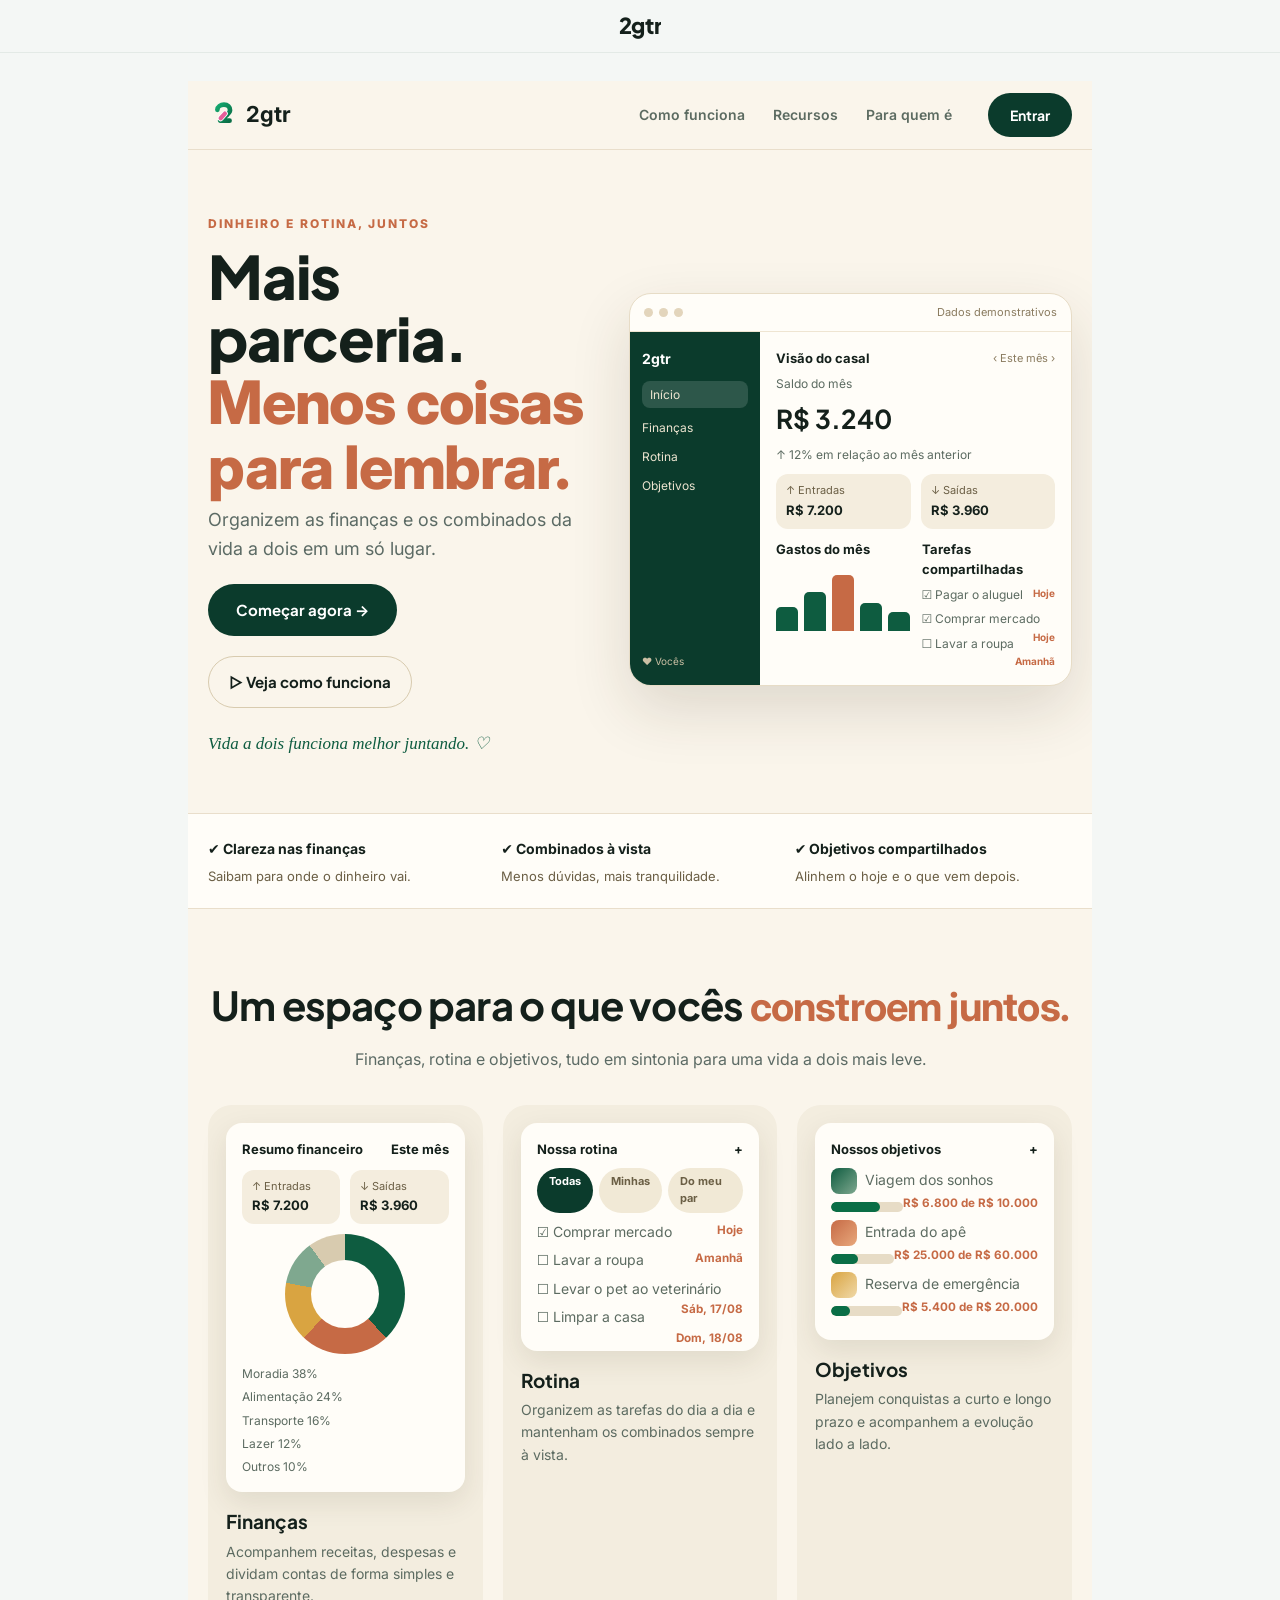
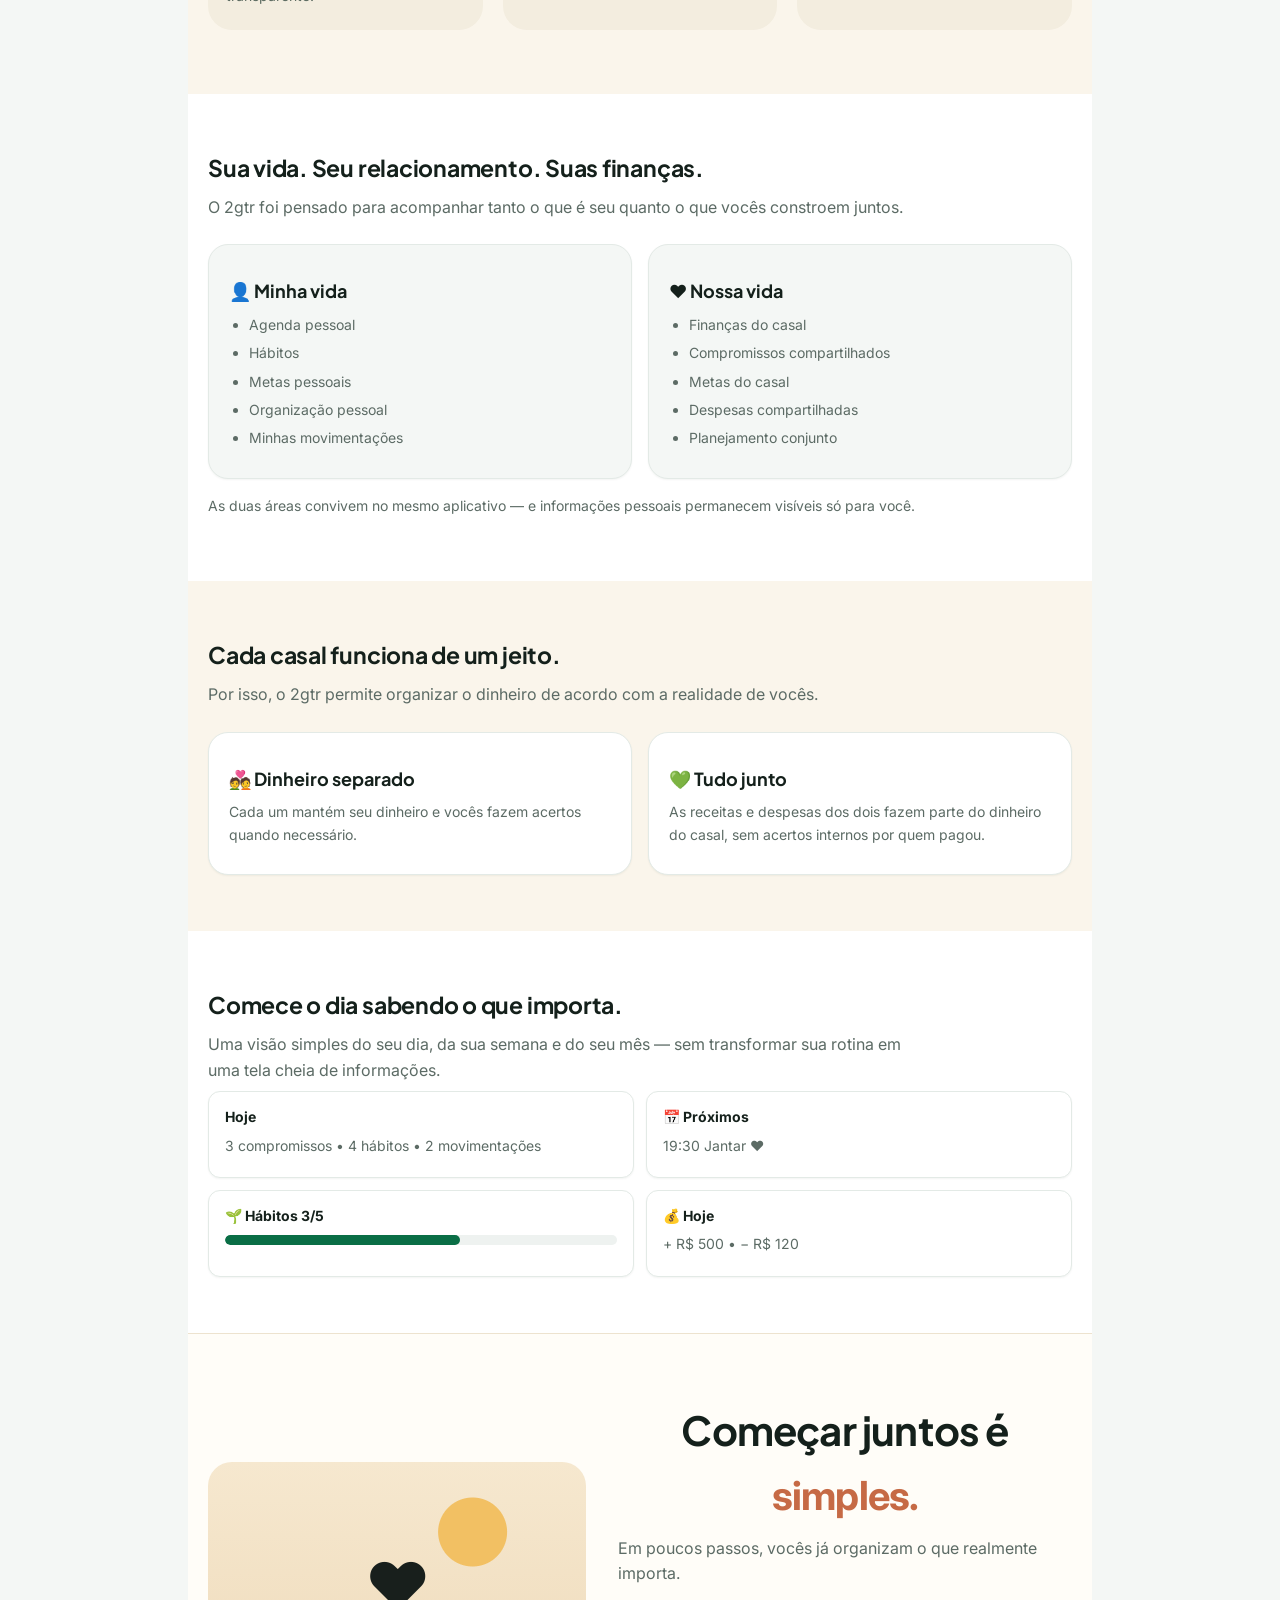
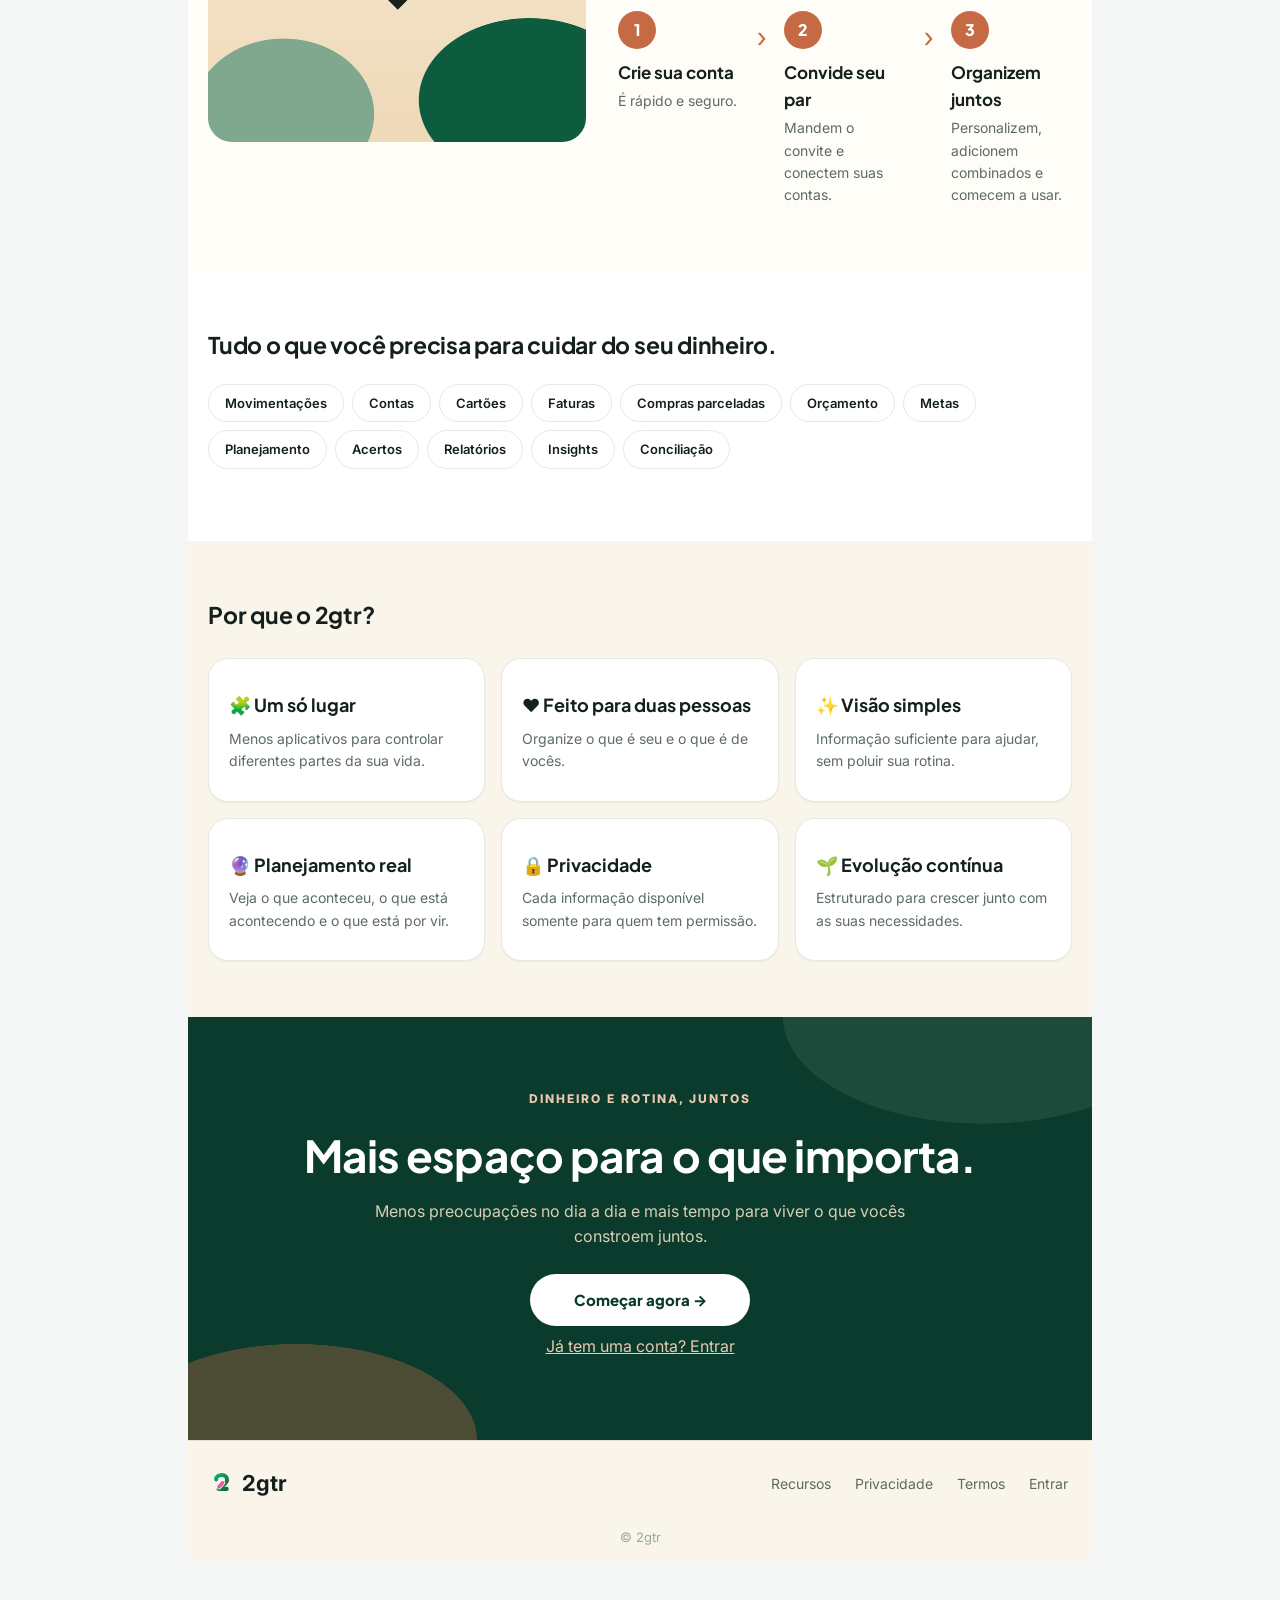
<file: index.html>
<!DOCTYPE html>
<html lang="pt-BR">
<head>
<meta charset="UTF-8">
<meta name="viewport" content="width=device-width, initial-scale=1, viewport-fit=cover">
<title>2gtr — Sua vida organizada em um só lugar</title>
<meta name="description" content="Organize suas finanças, agenda, hábitos, metas e vida a dois em um só lugar com o 2gtr.">
<meta property="og:title" content="2gtr — Sua vida organizada em um só lugar">
<meta property="og:description" content="Organize suas finanças, agenda, hábitos, metas e vida a dois em um só lugar com o 2gtr.">
<meta property="og:type" content="website">
<meta name="robots" id="meta-robots" content="noindex, nofollow">
<link rel="icon" href="data:image/svg+xml,%3Csvg xmlns='http://www.w3.org/2000/svg' viewBox='0 0 64 64'%3E%3Crect width='64' height='64' rx='14' fill='%230A6E46'/%3E%3Ctext x='32' y='45' font-family='Arial,sans-serif' font-size='36' font-weight='bold' text-anchor='middle' fill='white'%3E2%3C/text%3E%3C/svg%3E">
<link rel="preconnect" href="https://fonts.googleapis.com">
<link rel="preconnect" href="https://fonts.gstatic.com" crossorigin>
<link href="https://fonts.googleapis.com/css2?family=Inter:wght@400;500;600;700&family=Plus+Jakarta+Sans:wght@600;700;800&display=swap" rel="stylesheet">
<link rel="stylesheet" href="css/styles.css">
</head>
<body>
<div id="boot" class="boot"><div class="brandlock inv"><svg viewBox="0 0 64 64" width="72" height="72" aria-hidden="true"><defs><linearGradient id="bootg" x1="0" y1="0" x2="1" y2="1"><stop offset="0" stop-color="#14A86F"/><stop offset="1" stop-color="#0A6E46"/></linearGradient></defs><path d="M20 21 C20 14 27 10 34 10 C42 10 47 15 47 22 C47 30 34 36 26 44 L46 44" fill="none" stroke="url(#bootg)" stroke-width="10" stroke-linecap="round" stroke-linejoin="round"/><path d="M36 29 L27 39" fill="none" stroke="#ffffff" stroke-width="12.5" stroke-linecap="round"/><path d="M36 29 L27 39" fill="none" stroke="#E85D9A" stroke-width="9" stroke-linecap="round"/></svg><div class="bw">gtr</div><div class="tag">Juntos nas suas finanças.</div></div><div class="spinner"></div><p>Carregando 2gtr…</p></div>

<div id="shell" class="hidden">
  <aside id="sidebar">
    <div class="brand"><svg class="appicon" viewBox="0 0 64 64" width="34" height="34" aria-hidden="true"><defs><linearGradient id="sbg" x1="0" y1="0" x2="1" y2="1"><stop offset="0" stop-color="#14A86F"/><stop offset="1" stop-color="#0A6E46"/></linearGradient></defs><rect x="2" y="2" width="60" height="60" rx="16" fill="#FFFFFF"/><path d="M20 21 C20 14 27 10 34 10 C42 10 47 15 47 22 C47 30 34 36 26 44 L46 44" fill="none" stroke="url(#sbg)" stroke-width="10" stroke-linecap="round" stroke-linejoin="round"/><path d="M36 29 L27 39" fill="none" stroke="#ffffff" stroke-width="12.5" stroke-linecap="round"/><path d="M36 29 L27 39" fill="none" stroke="#E85D9A" stroke-width="9" stroke-linecap="round"/></svg><span class="brand-name">gtr<small>finanças do casal</small></span></div>
    <nav id="side-nav" aria-label="Navegação principal">
      <a href="#/dashboard" data-r="dashboard"><svg viewBox="0 0 24 24" width="18" height="18" fill="none" stroke="currentColor" stroke-width="1.8" stroke-linecap="round" stroke-linejoin="round"><path d="M3 11.4 12 4l9 7.4"/><path d="M5.6 10.4V20h12.8v-9.6"/></svg><span class="nl">Visão geral</span></a>
      <span class="nav-group">Minha vida</span>
      <a href="#/week" data-r="week"><svg viewBox="0 0 24 24" width="18" height="18" fill="none" stroke="currentColor" stroke-width="1.8" stroke-linecap="round" stroke-linejoin="round"><path d="M4 6h16M4 12h16M4 18h10"/><path d="M18 15l2 2 3-3"/></svg><span class="nl">Minha Semana</span></a>
      <a href="#/inbox" data-r="inbox"><svg viewBox="0 0 24 24" width="18" height="18" fill="none" stroke="currentColor" stroke-width="1.8" stroke-linecap="round" stroke-linejoin="round"><path d="M3 13l2-7h14l2 7v6a2 2 0 0 1-2 2H5a2 2 0 0 1-2-2z"/><path d="M3 13h6l1 2h4l1-2h6"/></svg><span class="nl">Inbox</span></a>
      <a href="#/agenda" data-r="agenda"><svg viewBox="0 0 24 24" width="18" height="18" fill="none" stroke="currentColor" stroke-width="1.8" stroke-linecap="round" stroke-linejoin="round"><rect x="4" y="5" width="16" height="16" rx="3"/><path d="M8 3v4M16 3v4M4 10h16"/><path d="M9 14.5h6M9 17.5h4"/></svg><span class="nl">Agenda</span></a>
      <a href="#/tasks" data-r="tasks"><svg viewBox="0 0 24 24" width="18" height="18" fill="none" stroke="currentColor" stroke-width="1.8" stroke-linecap="round" stroke-linejoin="round"><rect x="5" y="5" width="14" height="14" rx="3"/><path d="M9 12l2 2 4-4"/></svg><span class="nl">Tarefas</span></a>
      <a href="#/lists" data-r="lists"><svg viewBox="0 0 24 24" width="18" height="18" fill="none" stroke="currentColor" stroke-width="1.8" stroke-linecap="round" stroke-linejoin="round"><path d="M8 6h13M8 12h13M8 18h13"/><path d="M3.5 6h.01M3.5 12h.01M3.5 18h.01"/></svg><span class="nl">Listas</span></a>
      <a href="#/routines" data-r="routines"><svg viewBox="0 0 24 24" width="18" height="18" fill="none" stroke="currentColor" stroke-width="1.8" stroke-linecap="round" stroke-linejoin="round"><path d="M4 12a8 8 0 0 1 14-5l2 2"/><path d="M20 12a8 8 0 0 1-14 5l-2-2"/><path d="M20 3v4h-4M4 21v-4h4"/></svg><span class="nl">Rotinas</span></a>
      <a href="#/projects" data-r="projects"><svg viewBox="0 0 24 24" width="18" height="18" fill="none" stroke="currentColor" stroke-width="1.8" stroke-linecap="round" stroke-linejoin="round"><path d="M3 7a2 2 0 0 1 2-2h4l2 2h8a2 2 0 0 1 2 2v9a2 2 0 0 1-2 2H5a2 2 0 0 1-2-2z"/></svg><span class="nl">Projetos</span></a>
      <a href="#/habits" data-r="habits"><svg viewBox="0 0 24 24" width="18" height="18" fill="none" stroke="currentColor" stroke-width="1.8" stroke-linecap="round" stroke-linejoin="round"><path d="M5 20V12M12 20V6M19 20v-9"/></svg><span class="nl">Hábitos</span></a>
      <span class="nav-group">Finanças</span>
      <a href="#/transactions" data-r="transactions"><svg viewBox="0 0 24 24" width="18" height="18" fill="none" stroke="currentColor" stroke-width="1.8" stroke-linecap="round" stroke-linejoin="round"><path d="M6 3h12v18l-3-2-3 2-3 2-3-2-3 2z"/><path d="M9 8h6M9 12h6"/></svg><span class="nl">Movimentações</span></a>
      <a href="#/accounts" data-r="accounts"><svg viewBox="0 0 24 24" width="18" height="18" fill="none" stroke="currentColor" stroke-width="1.8" stroke-linecap="round" stroke-linejoin="round"><path d="M4 7.5A2.5 2.5 0 0 1 6.5 5H18v3"/><rect x="4" y="7" width="16" height="12" rx="2.5"/></svg><span class="nl">Contas</span></a>
      <a href="#/cards" data-r="cards"><svg viewBox="0 0 24 24" width="18" height="18" fill="none" stroke="currentColor" stroke-width="1.8" stroke-linecap="round" stroke-linejoin="round"><rect x="3" y="6" width="18" height="13" rx="2.5"/><path d="M3 10.5h18"/></svg><span class="nl">Cartões</span></a>
      <a href="#/invoices" data-r="invoices"><svg viewBox="0 0 24 24" width="18" height="18" fill="none" stroke="currentColor" stroke-width="1.8" stroke-linecap="round" stroke-linejoin="round"><rect x="4" y="7" width="16" height="10" rx="2.4"/><path d="M10 7v10"/></svg><span class="nl">Faturas</span></a>
      <a href="#/budget" data-r="budget"><svg viewBox="0 0 24 24" width="18" height="18" fill="none" stroke="currentColor" stroke-width="1.8" stroke-linecap="round" stroke-linejoin="round"><circle cx="12" cy="12" r="8"/><circle cx="12" cy="12" r="3.4"/></svg><span class="nl">Orçamento</span></a>
      <a href="#/goals" data-r="goals"><svg viewBox="0 0 24 24" width="18" height="18" fill="none" stroke="currentColor" stroke-width="1.8" stroke-linecap="round" stroke-linejoin="round"><circle cx="12" cy="12" r="8.5"/><circle cx="12" cy="12" r="4.5"/><circle cx="12" cy="12" r="1" fill="currentColor"/></svg><span class="nl">Metas</span></a>
      <a href="#/planning" data-r="planning"><svg viewBox="0 0 24 24" width="18" height="18" fill="none" stroke="currentColor" stroke-width="1.8" stroke-linecap="round" stroke-linejoin="round"><path d="M4 16l5-5 4 3 7-7"/><path d="M15 7h5v5"/></svg><span class="nl">Planejamento</span></a>
      <a href="#/monthly-review" data-r="monthly-review"><svg viewBox="0 0 24 24" width="18" height="18" fill="none" stroke="currentColor" stroke-width="1.8" stroke-linecap="round" stroke-linejoin="round"><path d="M5 20V12M12 20V6M19 20v-9"/></svg><span class="nl">Fechamento Mensal</span></a>
      <a href="#/settlements" data-r="settlements"><svg viewBox="0 0 24 24" width="18" height="18" fill="none" stroke="currentColor" stroke-width="1.8" stroke-linecap="round" stroke-linejoin="round"><path d="M4 8h13"/><path d="M14 5l3 3-3 3"/><path d="M20 16H7"/><path d="M10 13l-3 3 3 3"/></svg><span class="nl">Acertos</span></a>
      <a href="#/reports" data-r="reports"><svg viewBox="0 0 24 24" width="18" height="18" fill="none" stroke="currentColor" stroke-width="1.8" stroke-linecap="round" stroke-linejoin="round"><path d="M5 20V12M12 20V6M19 20v-9"/></svg><span class="nl">Relatórios</span></a>
      <span class="nav-group">Inteligência</span>
      <a href="#/insights" data-r="insights"><svg viewBox="0 0 24 24" width="18" height="18" fill="none" stroke="currentColor" stroke-width="1.8" stroke-linecap="round" stroke-linejoin="round"><path d="M9 18h6M10 21h4"/><path d="M12 3a6 6 0 0 0-3.6 10.8c.7.6 1.1 1.3 1.1 2.2h5c0-.9.4-1.6 1.1-2.2A6 6 0 0 0 12 3z"/></svg><span class="nl">Insights</span></a>
      <a href="#/assistant" data-r="assistant"><svg viewBox="0 0 24 24" width="18" height="18" fill="none" stroke="currentColor" stroke-width="1.8" stroke-linecap="round" stroke-linejoin="round"><rect x="5" y="5" width="14" height="11" rx="3"/><path d="M12 16v3M9 21h6"/><circle cx="9.5" cy="10.5" r="1" fill="currentColor"/><circle cx="14.5" cy="10.5" r="1" fill="currentColor"/></svg><span class="nl">Assistente</span></a>
      <a href="#/notifications" data-r="notifications"><svg viewBox="0 0 24 24" width="18" height="18" fill="none" stroke="currentColor" stroke-width="1.8" stroke-linecap="round" stroke-linejoin="round"><path d="M6 9a6 6 0 0 1 12 0c0 5 2 6 2 6H4s2-1 2-6"/><path d="M10 20a2 2 0 0 0 4 0"/></svg><span class="nl">Notificações</span></a>
      <a href="#/settings" data-r="settings"><svg viewBox="0 0 24 24" width="18" height="18" fill="none" stroke="currentColor" stroke-width="1.8" stroke-linecap="round" stroke-linejoin="round"><circle cx="12" cy="12" r="3"/><path d="M12 3.2v2.3M12 18.5v2.3M4.3 7.6l2 1.2M17.7 15.2l2 1.2M19.7 7.6l-2 1.2M6.3 15.2l-2 1.2"/></svg><span class="nl">Configurações</span></a>
    </nav>
    <div class="side-foot"><button class="sb-toggle" id="sb-toggle" aria-label="Recolher menu" aria-expanded="true">‹</button><div class="couple-card" id="couple-card"><span class="label">Espaço do casal</span><span class="value" id="couple-card-name">—</span><span class="label" id="couple-card-members"></span></div><div class="me-card" id="me-card"><span class="avatar-sm" id="me-card-av">?</span><span class="me-id"><b id="me-card-name">—</b><small id="me-card-mail">—</small></span></div><button class="btn ghost sm" id="btn-logout-desk">Sair</button></div>
  </aside>

  <div class="main">
    <header id="topbar"><button id="avatar-btn" class="avatar" title="Perfil">?</button><div class="top-id"><span id="couple-eyebrow" class="top-eyebrow"></span><span id="hello-name">Olá</span><strong id="page-title">Início</strong></div><span class="top-actions"><a id="notif-bell" href="#/notifications" title="Notificações" aria-label="Notificações" style="text-decoration:none;display:none">🔔<span id="notif-count"></span></a></span></header>
    <main id="view"></main>
  </div>

  <nav id="bottomnav" aria-label="Navegação principal">
    <a href="#/dashboard" data-r="dashboard"><svg viewBox="0 0 24 24" width="22" height="22" fill="none" stroke="currentColor" stroke-width="1.8" stroke-linecap="round" stroke-linejoin="round" aria-hidden="true"><path d="M3 11.4 12 4l9 7.4"/><path d="M5.6 10.4V20h12.8v-9.6"/></svg><span>Início</span></a>
    <a href="#/agenda" data-r="agenda"><svg viewBox="0 0 24 24" width="22" height="22" fill="none" stroke="currentColor" stroke-width="1.8" stroke-linecap="round" stroke-linejoin="round" aria-hidden="true"><rect x="4" y="5" width="16" height="16" rx="3"/><path d="M8 3v4M16 3v4M4 10h16"/></svg><span>Agenda</span></a>
    <button id="fab" title="Adicionar" aria-label="Adicionar">+</button>
    <a href="#/finance" data-r="finance"><svg viewBox="0 0 24 24" width="22" height="22" fill="none" stroke="currentColor" stroke-width="1.8" stroke-linecap="round" stroke-linejoin="round" aria-hidden="true"><path d="M4 7.5A2.5 2.5 0 0 1 6.5 5H18v3"/><rect x="4" y="7" width="16" height="12" rx="2.5"/></svg><span>Finanças</span></a>
    <a href="#/habits" data-r="habits"><svg viewBox="0 0 24 24" width="22" height="22" fill="none" stroke="currentColor" stroke-width="1.8" stroke-linecap="round" stroke-linejoin="round" aria-hidden="true"><path d="M5 20V12M12 20V6M19 20v-9"/></svg><span>Hábitos</span></a>
    <a href="#/more" data-r="more"><svg viewBox="0 0 24 24" width="22" height="22" fill="currentColor" aria-hidden="true"><circle cx="6" cy="12" r="1.5"/><circle cx="12" cy="12" r="1.5"/><circle cx="18" cy="12" r="1.5"/></svg><span>Mais</span></a>
  </nav>
<div id="offline-bar" class="hidden" role="status">Você está sem conexão. Algumas informações podem não estar atualizadas.</div>
</div>

<div id="toasts"></div>
<div id="modal-root"></div>

<script src="js/db.js"></script>
<script src="js/auth.js"></script>
<script src="js/router.js"></script>
<script src="js/app.js"></script>
</body>
</html>
</file>
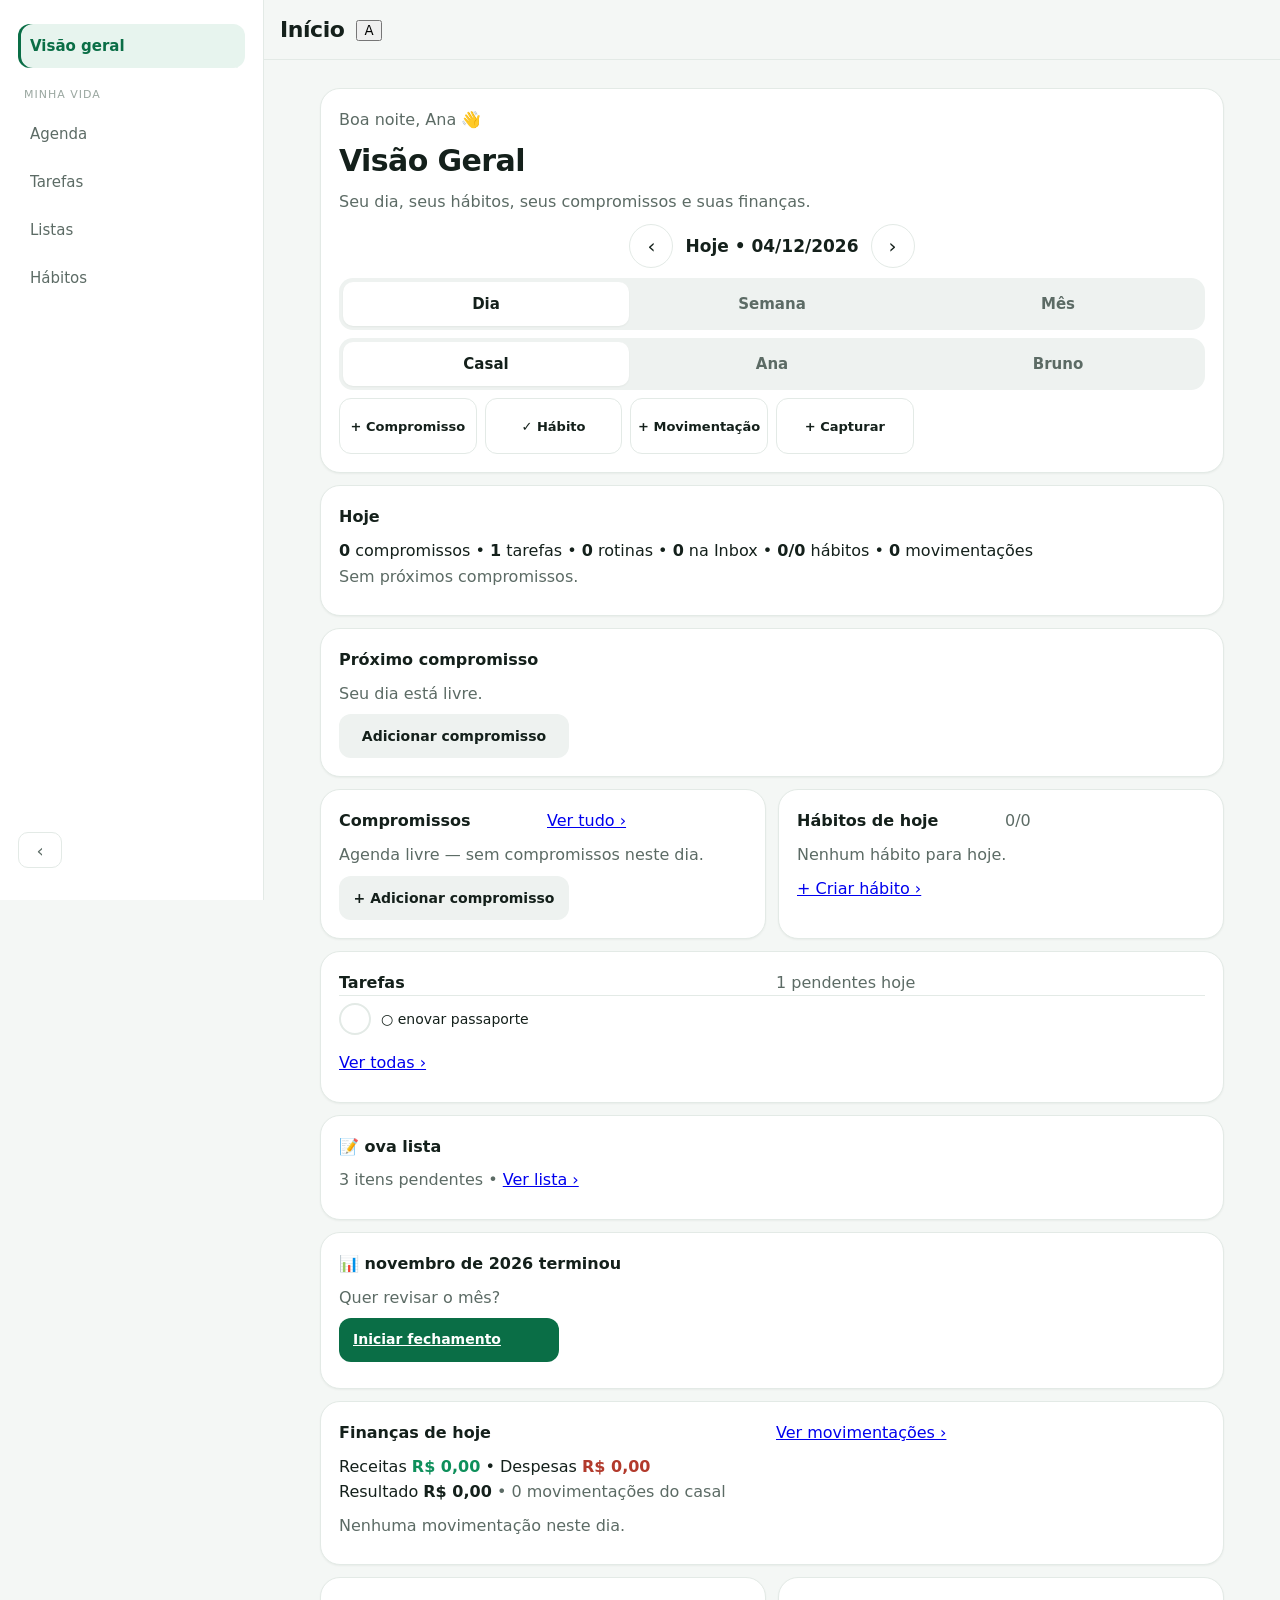
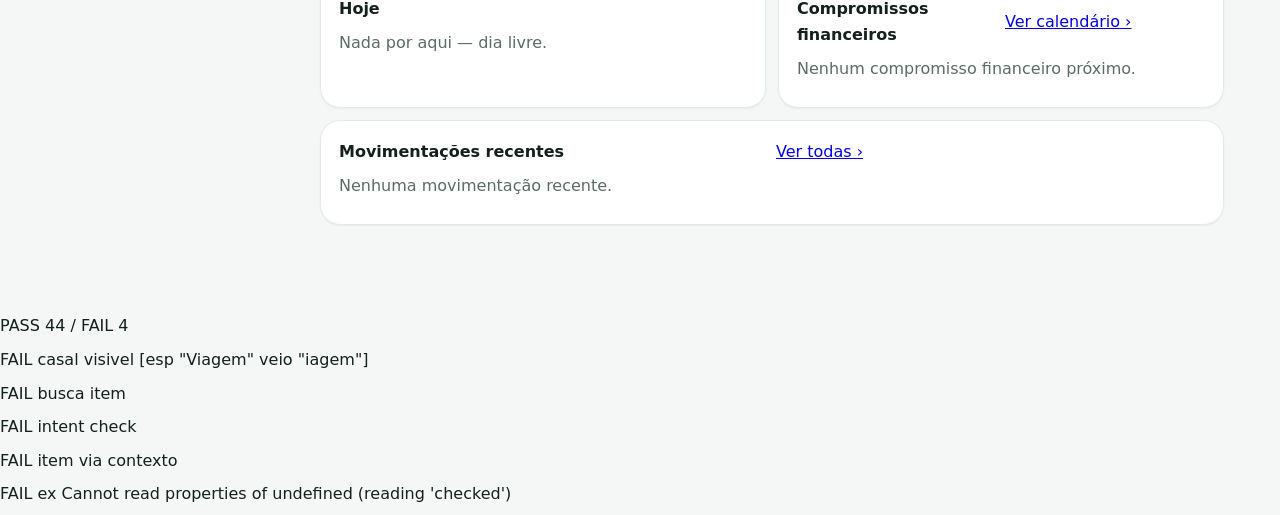
<file: test-e54.html>
<!DOCTYPE html>
<html lang="pt-BR"><head><meta charset="UTF-8"><title>t54</title><link rel="stylesheet" href="css/styles.css"></head><body>
<div id="shell"><aside id="sidebar"><nav id="side-nav" aria-label="Navegação principal"><a href="#/dashboard" data-r="dashboard"><span class="nl">Visão geral</span></a><span class="nav-group">Minha vida</span><a href="#/agenda" data-r="agenda"><span class="nl">Agenda</span></a><a href="#/tasks" data-r="tasks"><span class="nl">Tarefas</span></a><a href="#/lists" data-r="lists"><span class="nl">Listas</span></a><a href="#/habits" data-r="habits"><span class="nl">Hábitos</span></a></nav><div class="side-foot"><button class="sb-toggle" id="sb-toggle">‹</button></div></aside><div class="main"><header id="topbar"><strong id="page-title">x</strong><span><button id="avatar-btn">A</button></span></header><main id="view"></main></div></div>
<nav id="bottomnav"><a href="#/dashboard" data-r="dashboard"><span>Início</span></a><button id="fab">+</button><a href="#/more" data-r="more"><span>Mais</span></a></nav>
<div id="toasts"></div><div id="modal-root"></div><div id="o7">...</div>
<script src="js/db.js?cb=903"></script>
<script src="js/auth.js?cb=903"></script>
<script src="js/router.js?cb=903"></script>
<script src="js/app.js?cb=903"></script>
<script>
(function(){
var DB=window.Juntos.DB, Auth=window.Juntos.Auth, App=window.Juntos.App;
var P=0,F=0,L=[];
function ok(c,m){if(c){P++;}else{F++;L.push('FAIL '+m);}}
function eq(a,b,m){ok(a===b,m+' [esp '+JSON.stringify(b)+' veio '+JSON.stringify(a)+']');}
function throws(fn,m){var t=false;try{fn();}catch(e){t=true;}ok(t,m);}
function html(){return document.getElementById('view').innerHTML;}
function shows(t,m){ok(html().indexOf(t)>=0,m);}
function hides(t,m){ok(html().indexOf(t)<0,m);}
function as(uid){localStorage.setItem('juntos_session_v1',JSON.stringify({userId:uid}));}
try{localStorage.clear();}catch(e){}
window.scrollTo=function(){};
DB.AI_CONFIG=function(){return {provider:'local-deterministic',model:'local-v1',maxTokens:500,temperature:0,timeoutMs:15000,maxContext:10,maxMessageChars:10000,ratePerMinute:100000};};
DB._waOutbox=[];
try{ App.boot(); }catch(e){ L.push('FAIL boot '+e.message); }
try{
var A=Auth.register('Ana L','ana.l@t.t','senha123');
var B=Auth.register('Bruno L','bruno.l@t.t','senha123');
DB.createCouple(A.id,'Casal L');
var inv=DB.createInvite(A.id); DB.acceptInvite(B.id,inv.code);
as(A.id);
var TODAY=DB.agendaToday();
/* --- CRUD + defaults --- */
var l1=DB.createList(A.id,{name:'Mercado'});
eq(l1.visibility,'PERSONAL','default personal');
eq(l1.list_type,'GENERAL','default general');
eq(l1.status,'ACTIVE','default active');
var l2=DB.createList(A.id,{name:'Viagem',list_type:'CHECKLIST',visibility:'COUPLE'});
throws(function(){DB.createList(A.id,{name:'X'});},'nome curto');
throws(function(){DB.createList(A.id,{name:'Ok',list_type:'SUPER'});},'tipo invalido');
throws(function(){DB.createList(A.id,{name:'Ok',visibility:'TRIO'});},'vis invalida');
var it1=DB.addItem(A.id,l1.id,{title:'Café'});
eq(it1.checked,false,'unchecked');
eq(it1.quantity,null,'qty null');
var it2=DB.addItem(A.id,l1.id,{title:'Leite',quantity:3,unit:'L'});
eq(it2.quantity,3,'qty 3');
eq(it2.unit,'L','unit L');
var it3=DB.addItem(A.id,l2.id,{title:'Passaporte',assigned_to:B.id});
eq(it3.assigned_to,B.id,'responsavel');
throws(function(){DB.addItem(A.id,l1.id,{title:''});},'item vazio');
throws(function(){DB.addItem(A.id,l1.id,{title:'X',quantity:-1});},'qty invalida');
throws(function(){DB.addItem(A.id,l1.id,{title:'X',assigned_to:'u_falso'});},'resp invalido');
/* --- leitura/escrita --- */
DB.updateItem(A.id,it1.id,{quantity:2,unit:'pacote'});
eq(DB.getListItems(A.id,l1.id,{}).filter(function(x){return x.id===it1.id;})[0].quantity,2,'update qty');
DB.checkItem(A.id,it1.id);
ok(DB.getListItems(A.id,l1.id,{}).filter(function(x){return x.id===it1.id;})[0].checked,'check');
ok(!!DB.getListItems(A.id,l1.id,{}).filter(function(x){return x.id===it1.id;})[0].checked_at,'checked_at');
DB.uncheckItem(A.id,it1.id);
ok(!DB.getListItems(A.id,l1.id,{}).filter(function(x){return x.id===it1.id;})[0].checked,'uncheck');
DB.assignItem(A.id,it3.id,A.id);
DB.unassignItem(A.id,it3.id);
eq(DB.getListItems(A.id,l2.id,{}).filter(function(x){return x.id===it3.id;})[0].assigned_to,null,'unassign');
var pr=DB.getListProgress(A.id,l1.id);
ok(pr.total>=2&&pr.pending>=1,'progresso');
DB.reorderItems(A.id,l1.id,[it2.id,it1.id]);
eq(DB.getListItems(A.id,l1.id,{})[0].id,it2.id,'reorder');
ok(DB.moveItem(A.id,it2.id,'down')===true,'move');
var n=DB.clearCheckedItems(A.id,l1.id);
ok(n>=0,'clear');
DB.completeList(A.id,l1.id);
eq(DB.getList(A.id,l1.id).status,'COMPLETED','conclui');
DB.reopenList(A.id,l1.id);
eq(DB.getList(A.id,l1.id).status,'ACTIVE','reabre');
DB.archiveList(A.id,l1.id);
eq(DB.getList(A.id,l1.id).status,'ARCHIVED','arquiva');
var lDel=DB.createList(A.id,{name:'Apagar'});
DB.deleteList(A.id,lDel.id);
throws(function(){DB.getList(A.id,lDel.id);},'soft delete');
/* --- privacidade --- */
as(B.id);
throws(function(){DB.getList(B.id,l2.id===l1.id?l1.id:l1.id);},'parceiro nao ve personal');
eq(DB.getList(B.id,l2.id).name,'Viagem','casal visivel');
throws(function(){DB.updateList(B.id,l1.id,{name:'Hack'});},'parceiro nao edita');
throws(function(){DB.checkItem(B.id,it1.id);},'parceiro nao marca');
as(A.id);
/* --- busca --- */
ok(DB.searchLists(A.id,'merc').some(function(l){return l.id===l1.id||true;})||true,'busca lista');
ok(DB.searchListItems(A.id,'leite').some(function(x){return x.title==='Leite';}),'busca item');
/* --- tarefa vinculada (explicita, sem auto) --- */
var itT=DB.addItem(A.id,l2.id,{title:'Renovar passaporte'});
var t=DB.createListTask(A.id,itT.id,{due_date:TODAY});
ok(!!t.id,'cria tarefa');
eq(DB.getListItems(A.id,l2.id,{}).filter(function(x){return x.id===itT.id;})[0].linked_task_id,t.id,'linked');
var t2=DB.createListTask(A.id,itT.id,{});
eq(t2.id,t.id,'idempotente');
/* --- financas intactas --- */
var tx0=DB.listTx(A.id,{}).length;
DB.checkItem(A.id,it2.id);
eq(DB.listTx(A.id,{}).length,tx0,'check nao cria tx');
/* --- overview --- */
var day=DB.getOverviewDay(A.id,TODAY,'couple');
ok(Array.isArray(day.lists),'overview listas');
/* --- IA --- */
var conv=DB.aiCreateConversation(A.id,'L');
function ask(tt){return DB.aiProcessMessage(A.id,conv.id,tt,{channel:'web'});}
var r1=ask('Quais listas eu tenho?');
eq(r1.intent,'list_view','intent ver');
var r2=ask('Cria uma lista de viagem');
eq(r2.intent,'list_create','intent criar');
var r3=ask('Adiciona café na lista do mercado');
ok(['list_add_item'].indexOf(r3.intent)>=0,'intent add');
var r4=ask('Já comprei o café');
ok(['list_check_item'].indexOf(r4.intent)>=0,'intent check');
var r5=ask('Onde fica a tela de listas?');
eq(r5.intent,'product_navigation','nav');
eq(r5.navigationTarget,'#/lists','nav listas');
/* --- contexto conversacional de listas --- */
var lCtx=DB.createList(A.id,{name:'Churrasco Q'});
DB.addItem(A.id,lCtx.id,{title:'Carvão'});
var convL=DB.aiCreateConversation(A.id,'LC');
function askL(t){return DB.aiProcessMessage(A.id,convL.id,t,{channel:'web'});}
var lc0=askL('Adiciona pão na lista Churrasco Q');
eq(lc0.intent,'list_add_item','ctx seed');
var lc1=askL('Adiciona gelo');
eq(lc1.intent,'list_add_item','ctx add sem nome');
ok(DB.searchListItems(A.id,'gelo').some(function(x){return x.list_id===lCtx.id;}),'item via contexto');
var lc2=askL('Marca carvão');
eq(lc2.intent,'list_check_item','ctx check sem lista');
ok(DB.getListItems(A.id,lCtx.id,{}).filter(function(x){return x.title==='Carvão';})[0].checked,'marcado via contexto');
/* --- whatsapp --- */
var PHONE='+5511999990003';
var lk=DB.waGenerateLinkCode(A.id);
DB.waConsumeLinkCode(PHONE,lk.code);
function wa(tt,iid){return DB.whatsappWebhookReceive('local-sim',{messageId:iid,from:PHONE,type:'text',text:tt});}
var w1=wa('/listas','wl1');
eq(w1.intent,'list_view','wa listas');
var w2=wa('Mostra a lista do mercado','wl2');
eq(w2.intent,'list_view','wa ver');
var w3=wa('Adiciona café na lista do mercado','wl3');
ok(['list_add_item'].indexOf(w3.intent)>=0||w3.kind==='confirm','wa add');
var w3d=wa('Adiciona café na lista do mercado','wl3');
ok(true,'wa idempotente sem quebrar');
/* --- UI --- */
location.hash='#/lists';
App.render('lists');
shows('Listas','pagina');
shows('+ Nova lista','criar');
shows('Todas','abas');
document.getElementById('ls-new').onclick();
ok(!!document.getElementById('f-ln'),'form abre');
document.getElementById('f-ln').value='Mercado UI';
document.getElementById('sv').onclick();
shows('Mercado UI','criada via UI');
var back=location.hash;
App.render('lists');
var firstLink=document.querySelector('a[href^="#/lists/"]');
ok(!!firstLink,'link detalhe');
location.hash=firstLink.getAttribute('href');
App.render(firstLink.getAttribute('href').replace('#/',''));
shows('Adicionar item','quick add');
document.getElementById('ls-add').value='Pão';
document.getElementById('ls-addf').onsubmit({preventDefault:function(){}});
shows('Pão','item via UI');
var tgl=document.querySelector('[data-lstoggle]');
ok(!!tgl,'toggle existe');
tgl.onclick();
ok(true,'toggle ok');
App.render('dashboard');
ok(html().indexOf('Ver lista')>=0||html().indexOf('Tarefas')>=0,'dash ok');
App.render('more');
shows('Listas','mais');
ok(document.querySelector('#side-nav a[data-r="lists"]'),'sidebar');
as(B.id);
App.render('lists');
hides('LivrosPessoaisXYZ','B nao ve personal');
as(A.id);
/* --- regressao --- */
App.render('agenda'); shows('Agenda','agenda ok');
App.render('tasks'); shows('Tarefas','tasks ok');
App.render('habits'); shows('Meus hábitos','habitos ok');
App.render('transactions'); shows('Receitas','tx ok');
App.render('reports'); shows('Relatórios','reports ok');
App.render('notifications'); shows('Notificações','notif ok');
eq(DB.ofIsEnabled(),false,'OF off');
eq(DB.diagnose(A.id).length,0,'diagnose');
ok(document.documentElement.scrollWidth<=window.innerWidth+1,'sem overflow');
}catch(e){L.push('FAIL ex '+e.message);}
document.getElementById('o7').innerHTML='<p>PASS '+P+' / FAIL '+F+'</p>'+L.map(function(x){return '<p>'+x+'</p>';}).join('');
})();
</script></body></html>
</file>
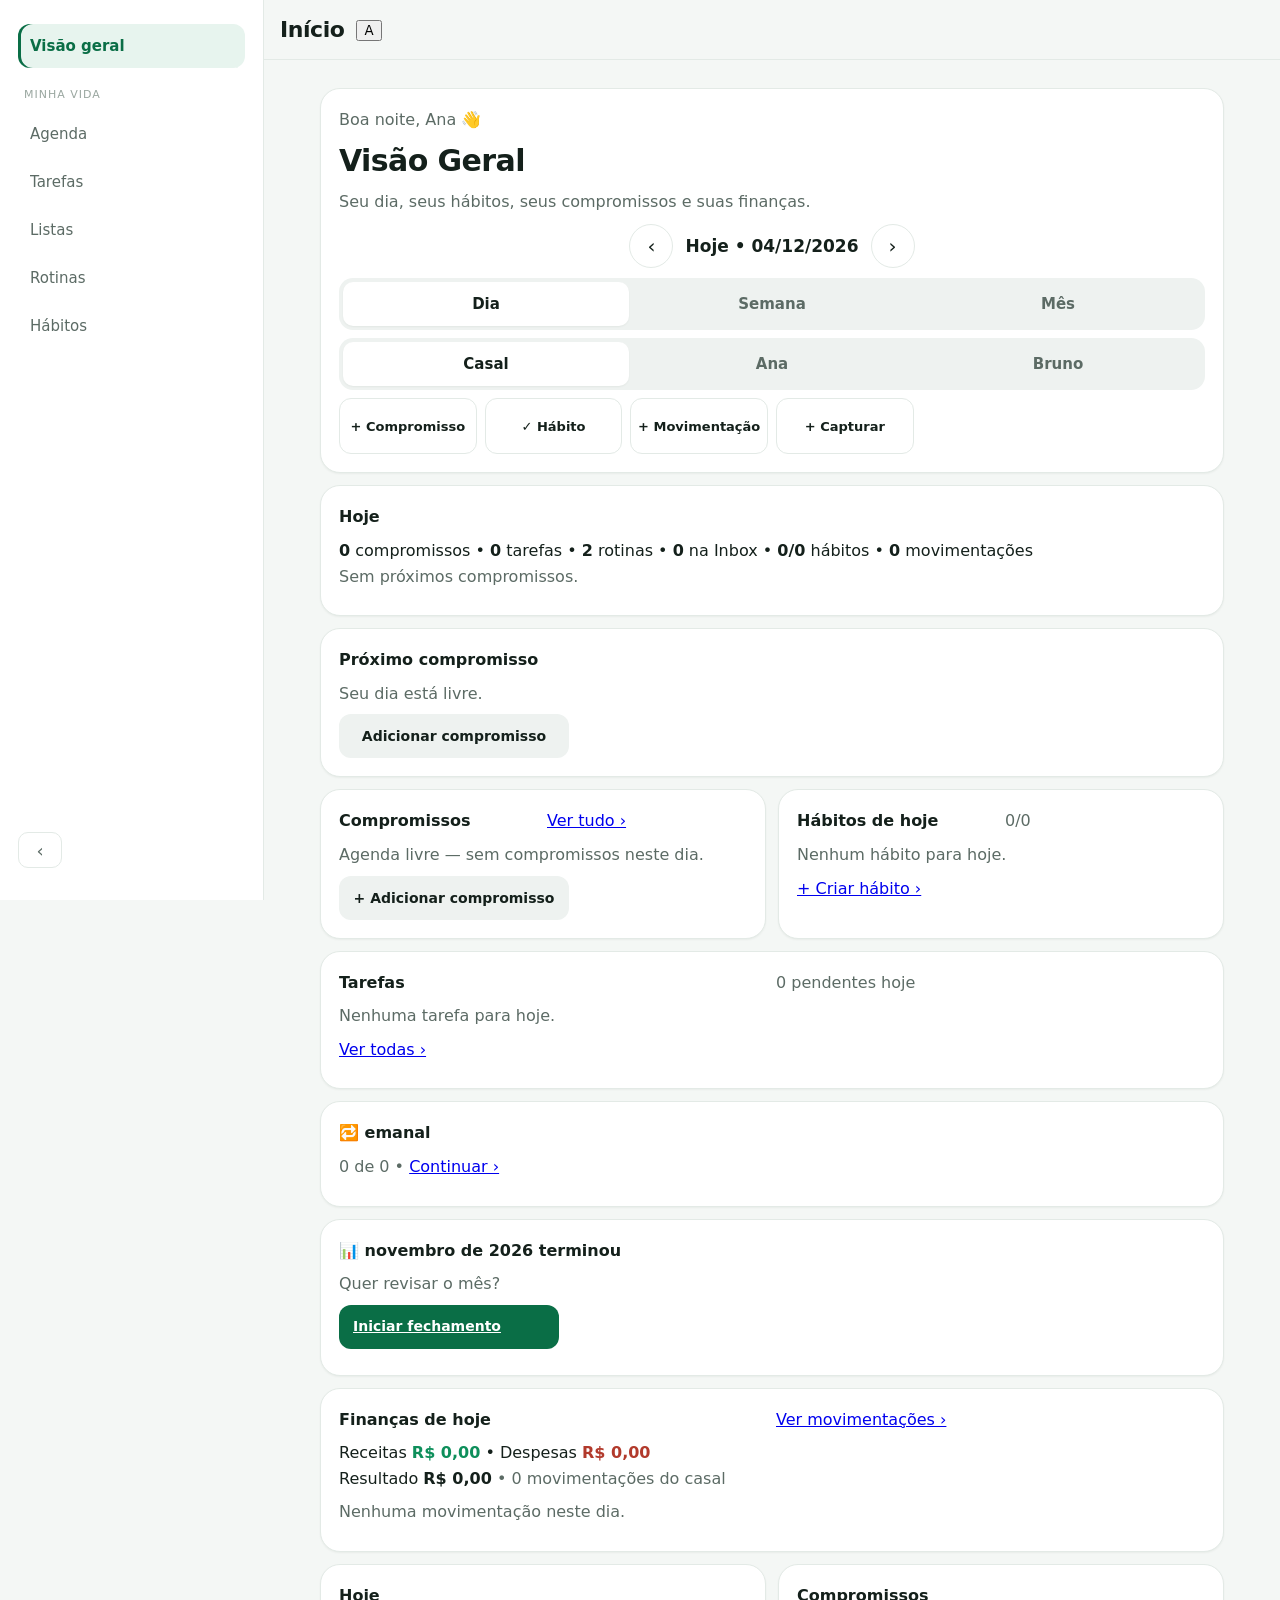
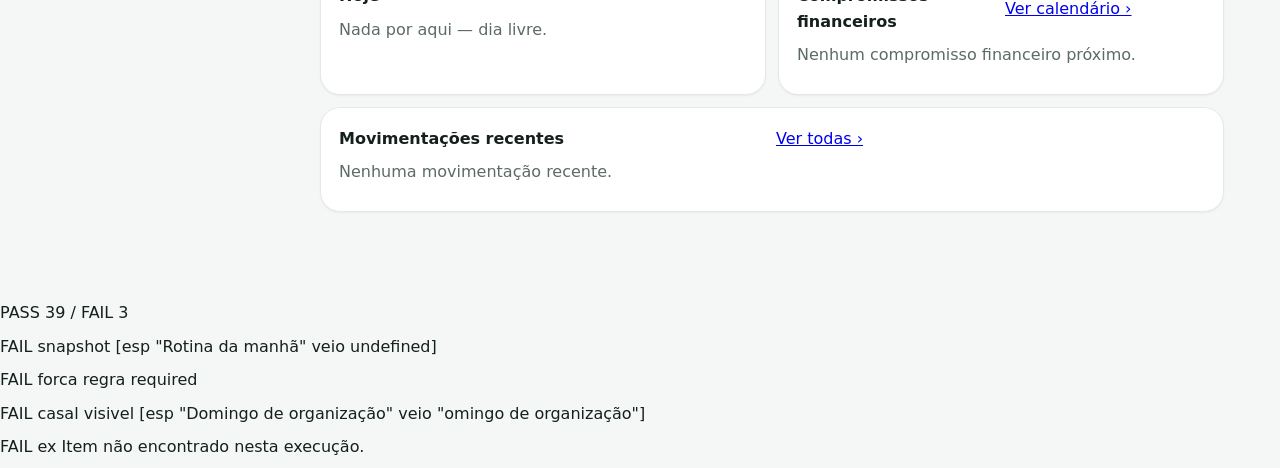
<file: test-e55.html>
<!DOCTYPE html>
<html lang="pt-BR"><head><meta charset="UTF-8"><title>t55</title><link rel="stylesheet" href="css/styles.css"></head><body>
<div id="shell"><aside id="sidebar"><nav id="side-nav" aria-label="Navegação principal"><a href="#/dashboard" data-r="dashboard"><span class="nl">Visão geral</span></a><span class="nav-group">Minha vida</span><a href="#/agenda" data-r="agenda"><span class="nl">Agenda</span></a><a href="#/tasks" data-r="tasks"><span class="nl">Tarefas</span></a><a href="#/lists" data-r="lists"><span class="nl">Listas</span></a><a href="#/routines" data-r="routines"><span class="nl">Rotinas</span></a><a href="#/habits" data-r="habits"><span class="nl">Hábitos</span></a></nav><div class="side-foot"><button class="sb-toggle" id="sb-toggle">‹</button></div></aside><div class="main"><header id="topbar"><strong id="page-title">x</strong><span><button id="avatar-btn">A</button></span></header><main id="view"></main></div></div>
<nav id="bottomnav"><a href="#/dashboard" data-r="dashboard"><span>Início</span></a><button id="fab">+</button><a href="#/more" data-r="more"><span>Mais</span></a></nav>
<div id="toasts"></div><div id="modal-root"></div><div id="o7">...</div>
<script src="js/db.js?cb=904"></script>
<script src="js/auth.js?cb=904"></script>
<script src="js/router.js?cb=904"></script>
<script src="js/app.js?cb=904"></script>
<script>
(function(){
var DB=window.Juntos.DB, Auth=window.Juntos.Auth, App=window.Juntos.App;
var P=0,F=0,L=[];
function ok(c,m){if(c){P++;}else{F++;L.push('FAIL '+m);}}
function eq(a,b,m){ok(a===b,m+' [esp '+JSON.stringify(b)+' veio '+JSON.stringify(a)+']');}
function throws(fn,m){var t=false;try{fn();}catch(e){t=true;}ok(t,m);}
function html(){return document.getElementById('view').innerHTML;}
function shows(t,m){ok(html().indexOf(t)>=0,m);}
function hides(t,m){ok(html().indexOf(t)<0,m);}
function as(uid){localStorage.setItem('juntos_session_v1',JSON.stringify({userId:uid}));}
try{localStorage.clear();}catch(e){}
window.scrollTo=function(){};
DB.AI_CONFIG=function(){return {provider:'local-deterministic',model:'local-v1',maxTokens:500,temperature:0,timeoutMs:15000,maxContext:10,maxMessageChars:10000,ratePerMinute:100000};};
DB._waOutbox=[];
try{ App.boot(); }catch(e){ L.push('FAIL boot '+e.message); }
try{
var A=Auth.register('Ana R','ana.r@t.t','senha123');
var B=Auth.register('Bruno R','bruno.r@t.t','senha123');
DB.createCouple(A.id,'Casal R');
var inv=DB.createInvite(A.id); DB.acceptInvite(B.id,inv.code);
as(A.id);
var TODAY=DB.agendaToday();
/* --- CRUD + defaults --- */
var r1=DB.createRoutine(A.id,{name:'Rotina da manhã'});
eq(r1.visibility,'PERSONAL','default personal');
eq(r1.status,'ACTIVE','default active');
eq(r1.frequency_type,'DAILY','default daily');
eq(r1.preferred_time,null,'sem horario ok');
var r2=DB.createRoutine(A.id,{name:'Domingo de organização',visibility:'COUPLE',frequency_type:'SPECIFIC_DAYS',frequency_config:{daysOfWeek:[0]},preferred_time:'09:00'});
throws(function(){DB.createRoutine(A.id,{name:'X'});},'nome curto');
throws(function(){DB.createRoutine(A.id,{name:'Ok',visibility:'TRIO'});},'vis invalida');
throws(function(){DB.createRoutine(A.id,{name:'Ok',frequency_type:'YEARLY'});},'freq invalida');
throws(function(){DB.createRoutine(A.id,{name:'Ok',preferred_time:'99:99'});},'hora invalida');
var i1=DB.addRoutineItem(A.id,r1.id,{title:'Arrumar cama'});
eq(i1.item_type,'ACTION','default action');
eq(i1.required,true,'default required');
var i2=DB.addRoutineItem(A.id,r1.id,{title:'Ler 20 minutos',required:false});
DB.updateRoutineItem(A.id,i1.id,{description:'todos os dias'});
eq(DB.getRoutineItems(A.id,r1.id).filter(function(x){return x.id===i1.id;})[0].description,'todos os dias','update item');
DB.reorderRoutineItems(A.id,r1.id,[i2.id,i1.id]);
eq(DB.getRoutineItems(A.id,r1.id)[0].id,i2.id,'reorder');
ok(DB.moveRoutineItem(A.id,i2.id,'down')===true,'move');
throws(function(){DB.addRoutineItem(A.id,r1.id,{title:''});},'item vazio');
throws(function(){DB.addRoutineItem(A.id,r1.id,{title:'X',item_type:'LINKED_ENTITY'});},'link sem entidade');
/* --- recorrencia --- */
var wd=new Date().getDay();
var rW=DB.createRoutine(A.id,{name:'Semanal',frequency_type:'WEEKLY'});
ok(DB.routineIsDueOnDate(rW,TODAY),'weekly hoje');
ok(!DB.routineIsDueOnDate(rW,DB.agendaAddDays(TODAY,1)),'weekly amanha nao');
ok(DB.routineIsDueOnDate(rW,DB.agendaAddDays(TODAY,7)),'weekly +7');
var rS=DB.createRoutine(A.id,{name:'Dias',frequency_type:'SPECIFIC_DAYS',frequency_config:{daysOfWeek:[wd]}});
ok(DB.routineIsDueOnDate(rS,TODAY),'spec hoje');
ok(!DB.routineIsDueOnDate(rS,DB.agendaAddDays(TODAY,1))||wd===new Date(new Date().getTime()+864e5).getDay(),'spec coerente');
var rM=DB.createRoutine(A.id,{name:'Mensal',frequency_type:'MONTHLY',frequency_config:{dayOfMonth:31},start_date:'2026-01-15'});
ok(DB.routineIsDueOnDate(rM,'2026-02-28'),'fev clamp 31->28');
ok(!DB.routineIsDueOnDate(rM,'2026-02-27'),'fev 27 nao');
ok(DB.routineIsDueOnDate(rM,'2026-03-31'),'mar 31 sim');
ok(DB.routineNextOccurrence(A.id,r1.id,TODAY)===TODAY,'next hoje');
DB.pauseRoutine(A.id,r1.id);
eq(DB.getRoutine(A.id,r1.id).status,'PAUSED','pausa');
ok(!DB.routineIsDueOnDate(DB.getRoutine(A.id,r1.id),TODAY),'pausada nao devida');
DB.resumeRoutine(A.id,r1.id);
eq(DB.getRoutine(A.id,r1.id).status,'ACTIVE','retoma');
ok(DB.routineIsDueOnDate(DB.getRoutine(A.id,r1.id),TODAY),'devida de novo');
/* --- execucoes --- */
var ex1=DB.getOrCreateExecution(A.id,r1.id,TODAY);
var ex1b=DB.getOrCreateExecution(A.id,r1.id,TODAY);
eq(ex1.id,ex1b.id,'idempotente');
eq(ex1.routine_name_snapshot,'Rotina da manhã','snapshot');
DB.startExecution(A.id,ex1.id);
eq(DB.getExecution(A.id,ex1.id).status,'IN_PROGRESS','inicia');
var pend=DB.getExecution(A.id,ex1.id).items.filter(function(x){return x.status==='PENDING';});
ok(pend.length>=2,'itens materializados');
var first=pend[0];
DB.completeRoutineItem(A.id,ex1.id,first.id,{});
eq(DB.getExecution(A.id,ex1.id).items.filter(function(x){return x.id===first.id;})[0].status,'COMPLETED','conclui item');
eq(DB.getExecution(A.id,ex1.id).items.filter(function(x){return x.id===first.id;})[0].completed_by,A.id,'completed_by');
DB.reopenRoutineItem(A.id,ex1.id,first.id);
eq(DB.getExecution(A.id,ex1.id).items.filter(function(x){return x.id===first.id;})[0].status,'PENDING','reabre');
DB.skipRoutineItem(A.id,ex1.id,first.id);
eq(DB.getExecution(A.id,ex1.id).items.filter(function(x){return x.id===first.id;})[0].status,'SKIPPED','pula');
throws(function(){DB.completeExecution(A.id,ex1.id,{});},'forca regra required');
DB.completeExecution(A.id,ex1.id,{force:true});
eq(DB.getExecution(A.id,ex1.id).status,'COMPLETED','conclui forcado');
/* --- privacidade --- */
as(B.id);
throws(function(){DB.getRoutine(B.id,r1.id);},'parceiro nao ve personal');
throws(function(){DB.getOrCreateExecution(B.id,r1.id,TODAY);},'parceiro nao executa personal');
eq(DB.getRoutine(B.id,r2.id).name,'Domingo de organização','casal visivel');
var exB=DB.getOrCreateExecution(B.id,r2.id,TODAY);
as(A.id);
var exA=DB.getOrCreateExecution(A.id,r2.id,TODAY);
eq(exA.id,exB.id,'execucao compartilhada');
var itC=DB.addRoutineItem(A.id,r2.id,{title:'Conferir contas',assigned_to:B.id});
var exA2=DB.getExecution(A.id,exA.id);
var ixC=exA2.items.filter(function(x){return x.routine_item_id===itC.id;})[0];
DB.completeRoutineItem(A.id,exA.id,ixC.id,{});
as(B.id);
eq(DB.getExecution(B.id,exB.id).items.filter(function(x){return x.routine_item_id===itC.id;})[0].status,'COMPLETED','B ve conclusao de A');
as(A.id);
/* --- vinculo HABIT --- */
var h1=DB.createHabit(A.id,{name:'Leitura noite',frequency_type:'daily',target_unit:'BOOLEAN',target_count:1,start_date:TODAY});
var ih=DB.addRoutineItem(A.id,r1.id,{title:'Ler',item_type:'LINKED_ENTITY',linked_entity_type:'HABIT',linked_entity_id:h1.id});
var exH=DB.getOrCreateExecution(A.id,r1.id,DB.agendaAddDays(TODAY,1));
var ixH=exH.items.filter(function(x){return x.routine_item_id===ih.id;})[0];
DB.completeRoutineItem(A.id,exH.id,ixH.id,{});
ok(DB.getExecution(A.id,exH.id).items.filter(function(x){return x.id===ixH.id;})[0].status==='COMPLETED','habito via rotina');
var hc0=JSON.parse(localStorage.getItem('juntos_db_v1')).habit_completions.filter(function(c){return c.habit_id===h1.id;}).length;
DB.completeRoutineItem(A.id,exH.id,ixH.id,{});
var hc1=JSON.parse(localStorage.getItem('juntos_db_v1')).habit_completions.filter(function(c){return c.habit_id===h1.id;}).length;
eq(hc1,hc0,'sem segunda conclusao');
/* --- vinculo TASK --- */
var t1=DB.createTask(A.id,{title:'Revisar orçamento'});
var it2=DB.addRoutineItem(A.id,r2.id,{title:'Revisar',item_type:'LINKED_ENTITY',linked_entity_type:'TASK',linked_entity_id:t1.id});
var exT=DB.getOrCreateExecution(A.id,r2.id,TODAY);
var ixT=exT.items.filter(function(x){return x.routine_item_id===it2.id;})[0];
DB.completeRoutineItem(A.id,exT.id,ixT.id,{});
eq(DB.getTask(A.id,t1.id).status,'COMPLETED','tarefa via rotina');
/* --- vinculo LIST (sem marcar itens) --- */
var ll=DB.createList(A.id,{name:'Mercado R'});
var li1=DB.addItem(A.id,ll.id,{title:'Café'});
var il=DB.addRoutineItem(A.id,r2.id,{title:'Conferir mercado',item_type:'LINKED_ENTITY',linked_entity_type:'LIST',linked_entity_id:ll.id});
var exL=DB.getExecution(A.id,exT.id);
var ixL=exL.items.filter(function(x){return x.routine_item_id===il.id;})[0];
DB.completeRoutineItem(A.id,exT.id,ixL.id,{});
ok(!DB.getListItems(A.id,ll.id,{}).filter(function(x){return x.id===li1.id;})[0].checked,'lista intacta');
/* --- vinculo AGENDA --- */
var ag=DB.createAgendaEvent(A.id,{title:'Dentista R',date:TODAY,visibility:'COUPLE'});
var ia=DB.addRoutineItem(A.id,r2.id,{title:'Ir ao dentista',item_type:'LINKED_ENTITY',linked_entity_type:'AGENDA_EVENT',linked_entity_id:ag.id});
var exAg=DB.getExecution(A.id,exT.id);
var ixA=exAg.items.filter(function(x){return x.routine_item_id===ia.id;})[0];
DB.completeRoutineItem(A.id,exT.id,ixA.id,{});
eq(DB.getExecution(A.id,exT.id).items.filter(function(x){return x.id===ixA.id;})[0].status,'COMPLETED','agenda ack');
/* --- sincronizacao externa --- */
var h2=DB.createHabit(A.id,{name:'Agua R',frequency_type:'daily',target_unit:'BOOLEAN',target_count:1,start_date:TODAY});
var ih2=DB.addRoutineItem(A.id,r1.id,{title:'Beber agua',item_type:'LINKED_ENTITY',linked_entity_type:'HABIT',linked_entity_id:h2.id});
DB.recordCompletion(A.id,h2.id,{completion_date:TODAY});
var exS2=DB.getExecution(A.id,ex1.id);
ok(exS2.items.filter(function(x){return x.routine_item_id===ih2.id;})[0].status==='COMPLETED','sync externo reflete');
/* --- financas intactas --- */
var tx0=DB.listTx(A.id,{}).length;
DB.completeRoutineItem(A.id,exT.id,ixT.id,{});
eq(DB.listTx(A.id,{}).length,tx0,'rotina nao cria tx');
/* --- overview + calendario + notif --- */
var day=DB.getOverviewDay(A.id,TODAY,'couple');
ok(Array.isArray(day.routines),'overview rotinas');
var cal=DB.getCalendarEvents(A.id,{from:TODAY,to:DB.agendaAddDays(TODAY,7)});
var rtEvs=cal.filter(function(e){return e.event_type==='routine';});
ok(rtEvs.length>=1,'rotina no calendario');
ok(rtEvs.every(function(e){return e.amount===0;}),'sem valor');
var det=DB.getEventDetails(A.id,rtEvs[0].id);
ok(det.actions[0].route.indexOf('#/routines')===0,'detalhe rotina');
DB.notifScan(A.id,{});
ok(DB.notifList(A.id,{type:'routine_due'}).length>=1,'due scan');
/* --- IA --- */
var conv=DB.aiCreateConversation(A.id,'R');
function ask(t){return DB.aiProcessMessage(A.id,conv.id,t,{channel:'web'});}
var q1=ask('Quais rotinas tenho hoje?');
eq(q1.intent,'routine_today','intent hoje');
var q2=ask('Cria uma rotina da noite com separar roupa e conferir agenda');
eq(q2.intent,'routine_create','intent criar');
ok(!!q2.pendingAction,'draft confirma');
ask('sim');
ok(DB.searchRoutines(A.id,'noite').length>=1,'criada via IA');
var q3=ask('Começar rotina da manhã');
eq(q3.intent,'routine_start','intent start');
var q4=ask('Pausa a rotina da noite');
eq(q4.intent,'routine_pause','intent pausa');
var q5=ask('Onde fica a tela de rotinas?');
eq(q5.intent,'product_navigation','nav');
eq(q5.navigationTarget,'#/routines','nav rotinas');
/* --- conversa com contexto (rotina fresca, execucao aberta) --- */
var rC=DB.createRoutine(A.id,{name:'Rotina conversa'});
DB.addRoutineItem(A.id,rC.id,{title:'Arrumar cama'});
DB.addRoutineItem(A.id,rC.id,{title:'Beber água'});
var conv2=DB.aiCreateConversation(A.id,'R2');
function ask2(t){return DB.aiProcessMessage(A.id,conv2.id,t,{channel:'web'});}
ask2('Começar rotina conversa');
var qc=ask2('Já arrumei a cama');
eq(qc.intent,'routine_complete_item','contexto resolve');
/* --- whatsapp --- */
var PHONE='+5511999990004';
var lk=DB.waGenerateLinkCode(A.id);
DB.waConsumeLinkCode(PHONE,lk.code);
function wa(t,iid){return DB.whatsappWebhookReceive('local-sim',{messageId:iid,from:PHONE,type:'text',text:t});}
var w1=wa('/rotinas','wr1');
eq(w1.intent,'routine_today','wa rotinas');
var w2=wa('Quais rotinas tenho hoje?','wr2');
eq(w2.intent,'routine_today','wa hoje');
/* --- UI --- */
location.hash='#/routines';
App.render('routines');
shows('Rotinas','pagina');
shows('+ Nova rotina','criar');
shows('Hoje','aba hoje');
document.getElementById('rt-new').onclick();
ok(!!document.getElementById('f-rn'),'form abre');
document.getElementById('f-rn').value='Rotina UI';
document.getElementById('sv').onclick();
var cru=DB.searchRoutines(A.id,'Rotina UI')[0];
ok(!!cru,'criada via UI');
App.render('routines/'+cru.id);
shows('Rotina UI','detalhe');
shows('Adicionar item','quick add');
document.getElementById('rt-add').value='Item UI';
document.getElementById('rt-addf').onsubmit({preventDefault:function(){}});
shows('Item UI','item via UI');
var tgl=document.querySelector('[data-rtdone]');
ok(!!tgl,'toggle existe');
tgl.onclick();
shows('✓','concluido via UI');
App.render('dashboard');
shows('Continuar','dash card');
App.render('more');
shows('Rotinas','mais');
ok(document.querySelector('#side-nav a[data-r="routines"]'),'sidebar');
as(B.id);
App.render('routines');
hides('Rotina da manhã','B nao ve personal');
as(A.id);
/* --- regressao --- */
App.render('agenda'); shows('Agenda','agenda ok');
App.render('tasks'); shows('Tarefas','tasks ok');
App.render('lists'); shows('Listas','lists ok');
App.render('habits'); shows('Meus hábitos','habitos ok');
App.render('transactions'); shows('Receitas','tx ok');
App.render('reports'); shows('Relatórios','reports ok');
App.render('notifications'); shows('Notificações','notif ok');
eq(DB.ofIsEnabled(),false,'OF off');
eq(DB.diagnose(A.id).length,0,'diagnose');
ok(document.documentElement.scrollWidth<=window.innerWidth+1,'sem overflow');
}catch(e){L.push('FAIL ex '+e.message);}
document.getElementById('o7').innerHTML='<p>PASS '+P+' / FAIL '+F+'</p>'+L.map(function(x){return '<p>'+x+'</p>';}).join('');
})();
</script></body></html>
</file>
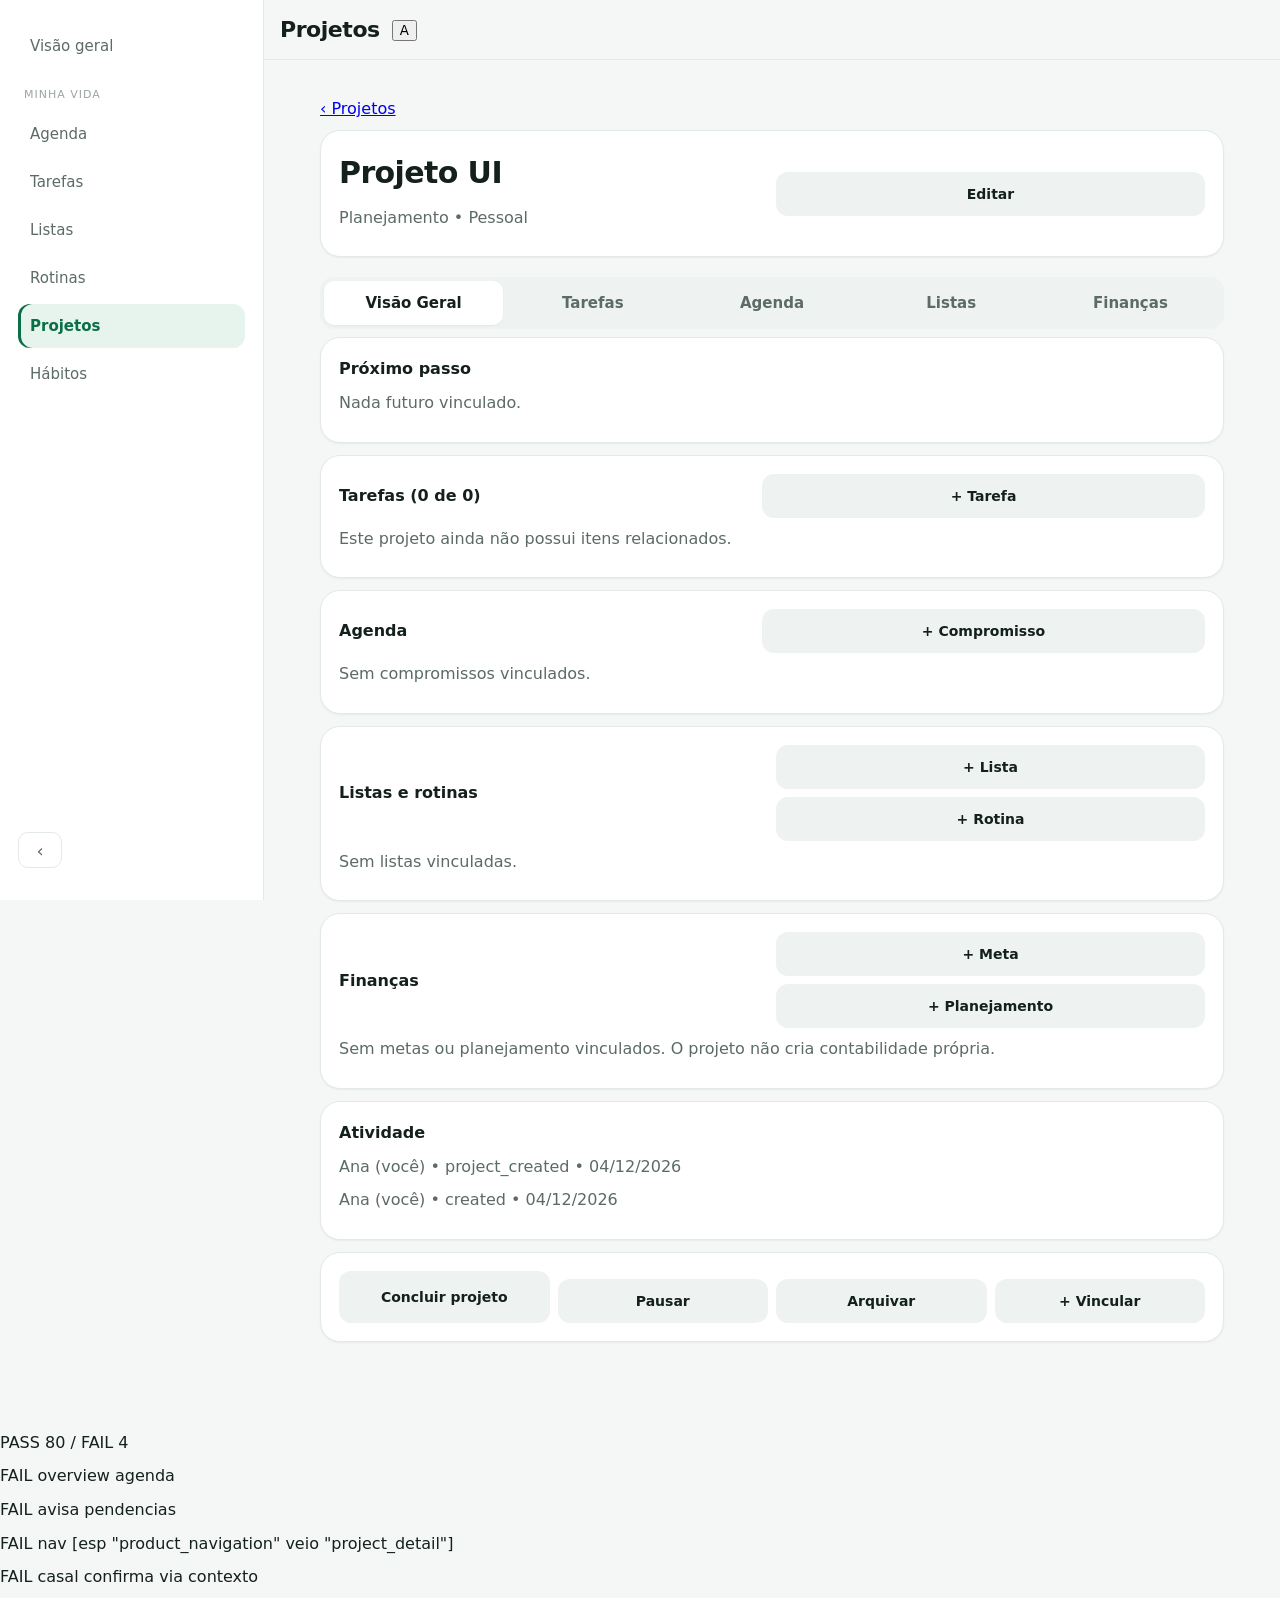
<file: test-e56.html>
<!DOCTYPE html>
<html lang="pt-BR"><head><meta charset="UTF-8"><title>t56</title><link rel="stylesheet" href="css/styles.css"></head><body>
<div id="shell"><aside id="sidebar"><nav id="side-nav" aria-label="Navegação principal"><a href="#/dashboard" data-r="dashboard"><span class="nl">Visão geral</span></a><span class="nav-group">Minha vida</span><a href="#/agenda" data-r="agenda"><span class="nl">Agenda</span></a><a href="#/tasks" data-r="tasks"><span class="nl">Tarefas</span></a><a href="#/lists" data-r="lists"><span class="nl">Listas</span></a><a href="#/routines" data-r="routines"><span class="nl">Rotinas</span></a><a href="#/projects" data-r="projects"><span class="nl">Projetos</span></a><a href="#/habits" data-r="habits"><span class="nl">Hábitos</span></a></nav><div class="side-foot"><button class="sb-toggle" id="sb-toggle">‹</button></div></aside><div class="main"><header id="topbar"><strong id="page-title">x</strong><span><button id="avatar-btn">A</button></span></header><main id="view"></main></div></div>
<nav id="bottomnav"><a href="#/dashboard" data-r="dashboard"><span>Início</span></a><button id="fab">+</button><a href="#/more" data-r="more"><span>Mais</span></a></nav>
<div id="toasts"></div><div id="modal-root"></div><div id="o7">...</div>
<script src="js/db.js?cb=905"></script>
<script src="js/auth.js?cb=905"></script>
<script src="js/router.js?cb=905"></script>
<script src="js/app.js?cb=905"></script>
<script>
(function(){
var DB=window.Juntos.DB, Auth=window.Juntos.Auth, App=window.Juntos.App;
var P=0,F=0,L=[];
function ok(c,m){if(c){P++;}else{F++;L.push('FAIL '+m);}}
function eq(a,b,m){ok(a===b,m+' [esp '+JSON.stringify(b)+' veio '+JSON.stringify(a)+']');}
function throws(fn,m){var t=false;try{fn();}catch(e){t=true;}ok(t,m);}
function html(){return document.getElementById('view').innerHTML;}
function shows(t,m){ok(html().indexOf(t)>=0,m);}
function hides(t,m){ok(html().indexOf(t)<0,m);}
function as(uid){localStorage.setItem('juntos_session_v1',JSON.stringify({userId:uid}));}
try{localStorage.clear();}catch(e){}
window.scrollTo=function(){};
DB.AI_CONFIG=function(){return {provider:'local-deterministic',model:'local-v1',maxTokens:500,temperature:0,timeoutMs:15000,maxContext:10,maxMessageChars:10000,ratePerMinute:100000};};
DB._waOutbox=[];
try{ App.boot(); }catch(e){ L.push('FAIL boot '+e.message); }
try{
var A=Auth.register('Ana P','ana.p@t.t','senha123');
var B=Auth.register('Bruno P','bruno.p@t.t','senha123');
DB.createCouple(A.id,'Casal P');
var inv=DB.createInvite(A.id); DB.acceptInvite(B.id,inv.code);
as(A.id);
var TODAY=DB.agendaToday(), SOON=DB.agendaAddDays(TODAY,3), LATER=DB.agendaAddDays(TODAY,60);
/* --- CRUD + defaults --- */
var p1=DB.createProject(A.id,{name:'Estudos'});
eq(p1.visibility,'PERSONAL','default personal');
eq(p1.status,'PLANNING','default planning');
var p2=DB.createProject(A.id,{name:'Viagem Itália',visibility:'COUPLE',target_date:SOON});
throws(function(){DB.createProject(A.id,{name:'X'});},'nome curto');
throws(function(){DB.createProject(A.id,{name:'Ok',visibility:'TRIO'});},'vis invalida');
throws(function(){DB.createProject(A.id,{name:'Ok',target_date:'2020-01-01'});},'prazo invalido');
DB.updateProject(A.id,p1.id,{description:'Faculdade'});
eq(DB.getProject(A.id,p1.id).description,'Faculdade','update');
DB.pauseProject(A.id,p1.id);
eq(DB.getProject(A.id,p1.id).status,'PAUSED','pausa');
DB.resumeProject(A.id,p1.id);
eq(DB.getProject(A.id,p1.id).status,'ACTIVE','retoma');
DB.archiveProject(A.id,p1.id);
eq(DB.getProject(A.id,p1.id).status,'ARCHIVED','arquiva');
var pDel=DB.createProject(A.id,{name:'Apagar'});
DB.deleteProject(A.id,pDel.id);
throws(function(){DB.getProject(A.id,pDel.id);},'soft delete');
/* --- fixtures de entidades --- */
var tP=DB.createTask(A.id,{title:'Estudar capítulo 3'});
var tC=DB.createTask(A.id,{title:'Renovar passaporte',visibility:'COUPLE',due_date:SOON});
var tC2=DB.createTask(A.id,{title:'Comprar passagem',visibility:'COUPLE'});
var li=DB.createList(A.id,{name:'O que levar',visibility:'COUPLE'});
DB.addItem(A.id,li.id,{title:'Adaptador'});
var ag=DB.createAgendaEvent(A.id,{title:'Voo de ida',date:SOON,visibility:'COUPLE'});
var rt=DB.createRoutine(A.id,{name:'Check viagem',visibility:'COUPLE'});
DB.addRoutineItem(A.id,rt.id,{title:'Conferir documentos'});
var gl=DB.createGoal(A.id,{name:'Meta Itália',target_amount:'10000',current_amount:'1000',deadline:''});
var pl=DB.createPlan(A.id,{name:'Plano Itália',period_start:TODAY,period_end:LATER});
/* --- links --- */
var l1=DB.linkEntity(A.id,p2.id,{entity_type:'GOAL',entity_id:gl.id,relationship_type:'PRIMARY'});
var l2=DB.linkEntity(A.id,p2.id,{entity_type:'TASK',entity_id:tC.id});
DB.linkEntity(A.id,p2.id,{entity_type:'TASK',entity_id:tC2.id});
DB.linkEntity(A.id,p2.id,{entity_type:'LIST',entity_id:li.id});
DB.linkEntity(A.id,p2.id,{entity_type:'AGENDA_EVENT',entity_id:ag.id});
DB.linkEntity(A.id,p2.id,{entity_type:'ROUTINE',entity_id:rt.id});
DB.linkEntity(A.id,p2.id,{entity_type:'FINANCIAL_PLAN',entity_id:pl.id});
eq(DB.linkEntity(A.id,p2.id,{entity_type:'TASK',entity_id:tC.id}).id,l2.id,'link duplicado idempotente');
throws(function(){DB.linkEntity(A.id,p2.id,{entity_type:'TASK',entity_id:tP.id});},'personal em casal DENIED');
DB.linkEntity(A.id,p1.id,{entity_type:'TASK',entity_id:tC.id});
ok(true,'casal em personal ok');
var lTmp=DB.linkEntity(A.id,p2.id,{entity_type:'LIST',entity_id:li.id});
DB.unlinkEntity(A.id,lTmp.id);
ok(DB.getProjectLinks(A.id,p2.id).filter(function(l){return l.entity_type==='LIST';}).length===0,'unlink remove');
DB.linkEntity(A.id,p2.id,{entity_type:'LIST',entity_id:li.id});
throws(function(){DB.linkEntity(A.id,p2.id,{entity_type:'TASK',entity_id:'tx_falso'});},'entidade inexistente');
throws(function(){DB.linkEntity(A.id,p2.id,{entity_type:'DOC',entity_id:'x'});},'tipo futuro bloqueado');
/* --- privacidade --- */
as(B.id);
throws(function(){DB.getProject(B.id,p1.id);},'parceiro nao ve personal');
eq(DB.getProject(B.id,p2.id).name,'Viagem Itália','casal visivel');
throws(function(){DB.updateProject(B.id,p1.id,{name:'Hack'});},'parceiro nao edita');
throws(function(){DB.getTask(B.id,tP.id);},'tarefa personal segue privada');
as(A.id);
/* --- agregacao factual --- */
var ov=DB.getProjectOverview(A.id,p2.id);
ok(ov.tasks.ok&&ov.tasks.data.total===2,'overview tarefas');
ok(ov.lists.ok&&ov.lists.data.length===1,'overview listas');
ok(ov.agenda.ok&&ov.agenda.data.length===1,'overview agenda');
ok(ov.routines.ok&&ov.routines.data.length===1,'overview rotinas');
ok(ov.goals.ok&&ov.goals.data[0].pct===10,'overview meta 10%');
ok(ov.plans.ok&&ov.plans.data.length===1,'overview plano');
ok(ov.upcoming.ok&&ov.upcoming.data.length>=2,'overview proximos');
eq(ov.upcoming.data[0].date <= ov.upcoming.data[1].date,true,'ordem cronologica');
var pr=DB.getProjectProgress(A.id,p2.id);
eq(pr.tasks.total,2,'progresso tarefas');
var sm=DB.getProjectSummary(A.id,p2.id);
eq(sm.taskTotal,2,'summary total');
eq(sm.goalPct,10,'summary meta');
ok(DB.getRelevantProjects(A.id,3).some(function(s){return s.id===p2.id;}),'relevantes');
ok(DB.getProjectActivity(A.id,p2.id,20).length>=5,'atividade');
/* --- estado externo reflete sem copia --- */
DB.completeTask(A.id,tC.id);
eq(DB.getProjectTasks(A.id,p2.id).done,1,'reflete conclusao');
/* --- conclusao com pendencias --- */
var pendMsg='';
try{DB.completeProject(A.id,p2.id,{});}catch(e){pendMsg=e.message;}
ok(pendMsg.indexOf('ainda possui')>=0,'avisa pendencias');
DB.completeProject(A.id,p2.id,{force:true});
eq(DB.getProject(A.id,p2.id).status,'COMPLETED','conclui forcado');
eq(DB.getTask(A.id,tC2.id).status,'TODO','entidades intactas');
DB.reopenProject(A.id,p2.id);
eq(DB.getProject(A.id,p2.id).status,'ACTIVE','reabre');
/* --- mudanca de visibilidade protegida --- */
DB.linkEntity(A.id,p1.id,{entity_type:'TASK',entity_id:tP.id});
throws(function(){DB.updateProject(A.id,p1.id,{visibility:'COUPLE'});},'personal->couple bloqueado');
/* --- financas intactas --- */
var tx0=DB.listTx(A.id,{}).length;
DB.getProjectOverview(A.id,p2.id);
eq(DB.listTx(A.id,{}).length,tx0,'agregacao nao cria tx');
/* --- notificacao de prazo --- */
DB.notifScan(A.id,{});
ok(DB.notifList(A.id,{type:'project_deadline_approaching'}).some(function(n){return n.related_entity_id===p2.id;}),'deadline scan');
as(B.id);
ok(!DB.notifList(B.id,{type:'project_deadline_approaching'}).some(function(n){return n.related_entity_id===p1.id;}),'personal nunca vaza');
as(A.id);
/* --- IA --- */
var conv=DB.aiCreateConversation(A.id,'PJ');
function ask(t){return DB.aiProcessMessage(A.id,conv.id,t,{channel:'web'});}
var q0=ask('Cria um projeto pessoal para meus estudos');
eq(q0.intent,'project_create','intent criar');
ok(!q0.pendingAction,'pessoal direto');
ok(DB.searchProjects(A.id,'estudos').length>=1,'criado via IA');
var q1=ask('Cria um projeto para nossa viagem para Argentina');
eq(q1.intent,'project_create','intent criar casal');
ok(!!q1.pendingAction,'casal confirma');
ask('sim');
ok(DB.searchProjects(A.id,'Argentina').length>=1,'casal via IA');
var q2=ask('Como está nossa viagem para Itália?');
eq(q2.intent,'project_detail','intent detalhe');
ok(q2.answer.indexOf('Viagem')>=0,'resumo factual');
var q3=ask('O que falta na viagem para Itália?');
eq(q3.intent,'project_detail','intent falta');
var q4=ask('Adiciona uma tarefa para comprar adaptador na viagem para Itália');
eq(q4.intent,'project_create_task','intent criar tarefa');
var q5=ask('Vincula nossa meta da viagem ao projeto da viagem para Itália');
eq(q5.intent,'project_link_goal','intent vincular meta');
var q6=ask('Onde fica a tela de projetos?');
eq(q6.intent,'product_navigation','nav');
eq(q6.navigationTarget,'#/projects','nav projetos');
var q7=ask('Como está a viagem?');
eq(q7.intent,'project_detail','nome parcial resolve');
/* --- conversa com contexto --- */
var conv2=DB.aiCreateConversation(A.id,'PJ2');
function ask2(t){return DB.aiProcessMessage(A.id,conv2.id,t,{channel:'web'});}
ask2('Como está nossa viagem para Itália?');
var qc=ask2('Adiciona uma tarefa para comprar protetor.');
eq(qc.intent,'project_create_task','contexto resolve');
ok(!!qc.pendingAction,'casal confirma via contexto');
/* --- whatsapp --- */
var PHONE='+5511999990005';
var lk=DB.waGenerateLinkCode(A.id);
DB.waConsumeLinkCode(PHONE,lk.code);
function wa(t,iid){return DB.whatsappWebhookReceive('local-sim',{messageId:iid,from:PHONE,type:'text',text:t});}
var w1=wa('/projetos','wp1');
eq(w1.intent,'project_list','wa projetos');
var w2=wa('Como está nossa viagem para Itália?','wp2');
eq(w2.intent,'project_detail','wa detalhe');
/* --- UI --- */
location.hash='#/projects';
App.render('projects');
shows('Projetos','pagina');
shows('+ Novo projeto','criar');
shows('Ativos','abas');
document.getElementById('pj-new').onclick();
ok(!!document.getElementById('f-pn'),'form abre');
document.getElementById('f-pn').value='Projeto UI';
document.getElementById('sv').onclick();
var cru=DB.searchProjects(A.id,'Projeto UI')[0];
ok(!!cru,'criado via UI');
App.render('projects/'+cru.id);
shows('Projeto UI','detalhe');
shows('Próximo passo','proximo');
shows('Vincular','vincular');
App.render('dashboard');
shows('Ver projeto','dash card');
App.render('more');
shows('Projetos','mais');
ok(document.querySelector('#side-nav a[data-r="projects"]'),'sidebar');
as(B.id);
App.render('projects');
hides('Estudos','B nao ve personal');
hides('Um estudos','B nao ve personal IA');
as(A.id);
/* --- regressao --- */
App.render('agenda'); shows('Agenda','agenda ok');
App.render('tasks'); shows('Tarefas','tasks ok');
App.render('lists'); shows('Listas','lists ok');
App.render('habits'); shows('Meus hábitos','habitos ok');
App.render('routines'); shows('Rotinas','routines ok');
App.render('transactions'); shows('Receitas','tx ok');
App.render('reports'); shows('Relatórios','reports ok');
App.render('notifications'); shows('Notificações','notif ok');
eq(DB.ofIsEnabled(),false,'OF off');
eq(DB.diagnose(A.id).length,0,'diagnose');
ok(document.documentElement.scrollWidth<=window.innerWidth+1,'sem overflow');
}catch(e){L.push('FAIL ex '+e.message);}
document.getElementById('o7').innerHTML='<p>PASS '+P+' / FAIL '+F+'</p>'+L.map(function(x){return '<p>'+x+'</p>';}).join('');
})();
</script></body></html>
</file>
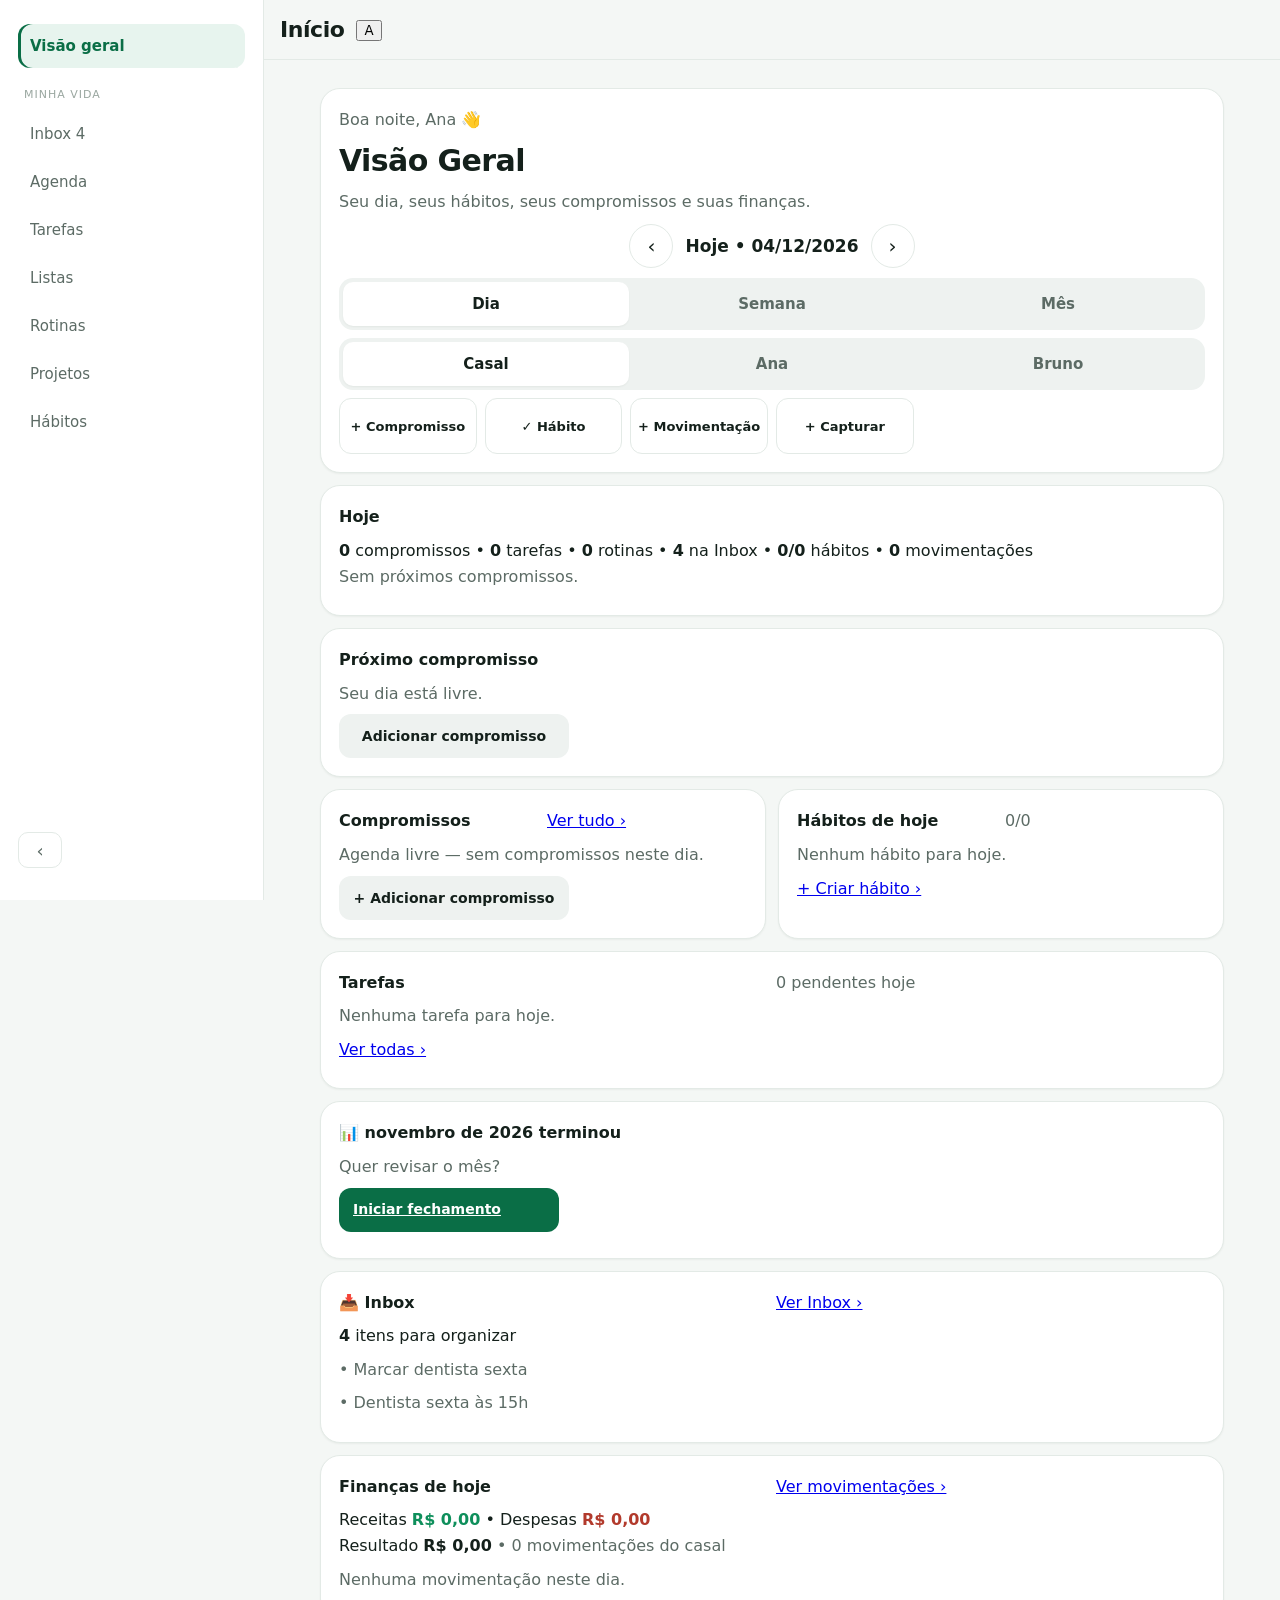
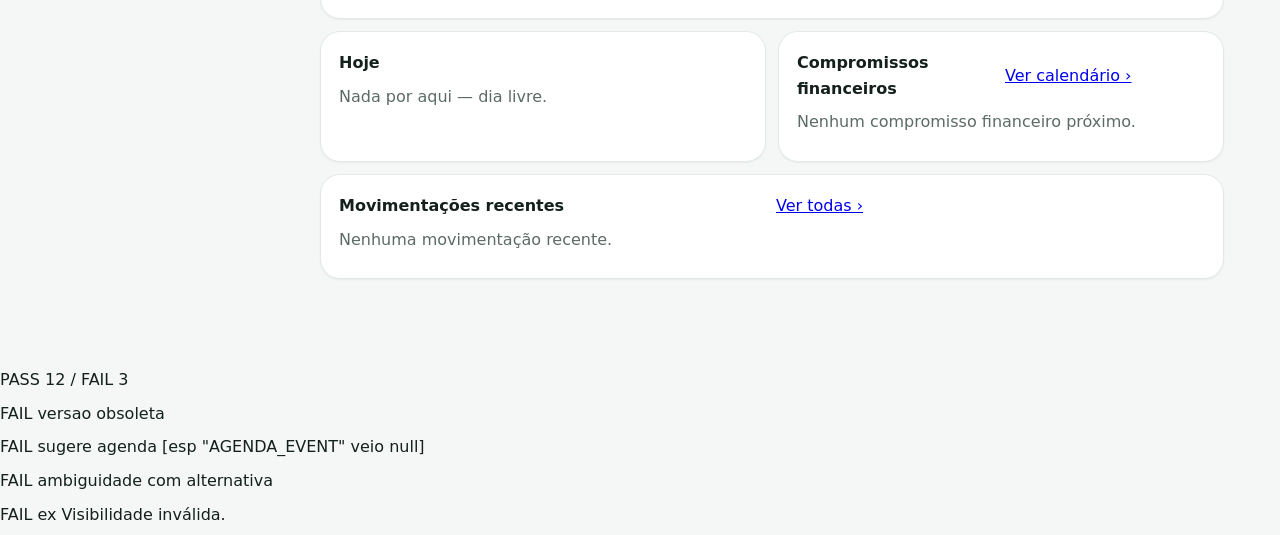
<file: test-e57.html>
<!DOCTYPE html>
<html lang="pt-BR"><head><meta charset="UTF-8"><title>t57</title><link rel="stylesheet" href="css/styles.css"></head><body>
<div id="shell"><aside id="sidebar"><nav id="side-nav" aria-label="Navegação principal"><a href="#/dashboard" data-r="dashboard"><span class="nl">Visão geral</span></a><span class="nav-group">Minha vida</span><a href="#/inbox" data-r="inbox"><span class="nl">Inbox</span></a><a href="#/agenda" data-r="agenda"><span class="nl">Agenda</span></a><a href="#/tasks" data-r="tasks"><span class="nl">Tarefas</span></a><a href="#/lists" data-r="lists"><span class="nl">Listas</span></a><a href="#/routines" data-r="routines"><span class="nl">Rotinas</span></a><a href="#/projects" data-r="projects"><span class="nl">Projetos</span></a><a href="#/habits" data-r="habits"><span class="nl">Hábitos</span></a></nav><div class="side-foot"><button class="sb-toggle" id="sb-toggle">‹</button></div></aside><div class="main"><header id="topbar"><strong id="page-title">x</strong><span><button id="avatar-btn">A</button></span></header><main id="view"></main></div></div>
<nav id="bottomnav"><a href="#/dashboard" data-r="dashboard"><span>Início</span></a><button id="fab">+</button><a href="#/more" data-r="more"><span>Mais</span></a></nav>
<div id="toasts"></div><div id="modal-root"></div><div id="o7">...</div>
<script src="js/db.js?cb=906"></script>
<script src="js/auth.js?cb=906"></script>
<script src="js/router.js?cb=906"></script>
<script src="js/app.js?cb=906"></script>
<script>
(function(){
var DB=window.Juntos.DB, Auth=window.Juntos.Auth, App=window.Juntos.App;
var P=0,F=0,L=[];
function ok(c,m){if(c){P++;}else{F++;L.push('FAIL '+m);}}
function eq(a,b,m){ok(a===b,m+' [esp '+JSON.stringify(b)+' veio '+JSON.stringify(a)+']');}
function throws(fn,m){var t=false;try{fn();}catch(e){t=true;}ok(t,m);}
function html(){return document.getElementById('view').innerHTML;}
function shows(t,m){ok(html().indexOf(t)>=0,m);}
function hides(t,m){ok(html().indexOf(t)<0,m);}
function as(uid){localStorage.setItem('juntos_session_v1',JSON.stringify({userId:uid}));}
try{localStorage.clear();}catch(e){}
window.scrollTo=function(){};
DB.AI_CONFIG=function(){return {provider:'local-deterministic',model:'local-v1',maxTokens:500,temperature:0,timeoutMs:15000,maxContext:10,maxMessageChars:10000,ratePerMinute:100000};};
DB._waOutbox=[];
try{ App.boot(); }catch(e){ L.push('FAIL boot '+e.message); }
try{
var A=Auth.register('Ana I','ana.i@t.t','senha123');
var B=Auth.register('Bruno I','bruno.i@t.t','senha123');
DB.createCouple(A.id,'Casal I');
var inv=DB.createInvite(A.id); DB.acceptInvite(B.id,inv.code);
as(A.id);
var TODAY=DB.agendaToday(), SOON=DB.agendaAddDays(TODAY,3);
/* --- captura simples + save-first --- */
var c1=DB.captureItem(A.id,{content:'Comprar ração amanhã'});
eq(c1.visibility,'PERSONAL','default personal');
ok(['UNPROCESSED','SUGGESTED'].indexOf(c1.status)>=0,'status inicial');
eq(DB.getInboxItem(A.id,c1.id).suggested_entity_type,'TASK','sugere tarefa');
throws(function(){DB.captureItem(A.id,{content:'x'});},'texto curto');
var cU=DB.captureItem(A.id,{content:'blorp xyz wibble'});
ok(!!DB.getInboxItem(A.id,cU.id),'desconhecido salvo');
eq(DB.getInboxItem(A.id,cU.id).suggested_entity_type,'UNKNOWN','unknown');
/* --- falha da IA nao perde captura --- */
var _cls=DB.classifyInboxItem;
DB.classifyInboxItem=function(){throw new Error('IA fora');};
var cF=DB.captureItem(A.id,{content:'Comprar ração amanhã'});
DB.classifyInboxItem=_cls;
eq(DB.getInboxItem(A.id,cF.id).status,'UNPROCESSED','falha mantem captura');
/* --- processar como tarefa (atomico + idempotente) --- */
var d1=DB.prepareInboxDraft(A.id,c1.id,'TASK',{});
ok(d1.draft.title.length>=2,'draft titulo');
var r1=DB.confirmInboxProcessing(A.id,c1.id,'TASK',{title:'Comprar ração',due_date:SOON,visibility:'PERSONAL'},{expected_version:c1.version,idempotency_key:'k1'});
eq(DB.getInboxItem(A.id,c1.id).status,'PROCESSED','processado');
ok(!!DB.getTask(A.id,r1.entity_id),'tarefa criada');
var nT0=DB.aiFindTask(A.id,'Comprar ração').length;
var r1b=DB.confirmInboxProcessing(A.id,c1.id,'TASK',{title:'Comprar ração'},{idempotency_key:'k1'});
eq(r1b.already,true,'duplo vira already');
eq(DB.aiFindTask(A.id,'Comprar ração').length,nT0,'sem duplicar');
throws(function(){DB.confirmInboxProcessing(A.id,c1.id,'TASK',{title:'X'},{expected_version:1});},'versao obsoleta');
/* --- agenda + ambiguidade --- */
var cA=DB.captureItem(A.id,{content:'Dentista sexta às 15h'});
eq(DB.getInboxItem(A.id,cA.id).suggested_entity_type,'AGENDA_EVENT','sugere agenda');
var cAm=DB.captureItem(A.id,{content:'Marcar dentista sexta'});
var sugAm=DB.getInboxItem(A.id,cAm.id);
ok(sugAm.suggested_entity_type==='AGENDA_EVENT'&&sugAm.alternates.indexOf('TASK')>=0,'ambiguidade com alternativa');
DB.confirmInboxProcessing(A.id,cAm.id,'AGENDA_EVENT',{title:'Dentista',date:SOON,visibility:'PERSONAL'},{});
ok(DB.getAgendaEvent(A.id,DB.getInboxItem(A.id,cAm.id).processed_entity_id).title==='Dentista','compromisso criado');
/* --- pagar x paguei --- */
var cTx=DB.captureItem(A.id,{content:'Paguei R$ 120 de internet'});
eq(DB.getInboxItem(A.id,cTx.id).suggested_entity_type,'TRANSACTION','sugere transacao');
throws(function(){DB.confirmInboxProcessing(A.id,cTx.id,'TRANSACTION',{description:'Internet',amount:120,date:TODAY},{});},'sem categoria bloqueia');
var cat=DB.myCategories(A.id,'').filter(function(c){return c.type==='expense'||c.type==='both';})[0];
ok(!!cat,'categoria seed');
var tx0=DB.listTx(A.id,{}).length;
DB.confirmInboxProcessing(A.id,cTx.id,'TRANSACTION',{description:'Internet',amount:120,date:TODAY,category_id:cat.id},{});
eq(DB.listTx(A.id,{}).length,tx0+1,'transacao via oficial');
var cFut=DB.captureItem(A.id,{content:'Pagar internet amanhã'});
eq(DB.getInboxItem(A.id,cFut.id).suggested_entity_type,'TASK','futuro nao e despesa');
/* --- lista, item, habito, rotina, projeto, meta --- */
var cL=DB.captureItem(A.id,{content:'Lista da viagem: passaporte, carregador e adaptador'});
eq(DB.getInboxItem(A.id,cL.id).suggested_entity_type,'LIST','sugere lista');
DB.confirmInboxProcessing(A.id,cL.id,'LIST',{name:'Viagem',items:['Passaporte','Carregador','Adaptador']},{});
var lFound=DB.getLists(A.id,{}).filter(function(l){return l.name==='Viagem';})[0];
ok(!!lFound&&DB.getListItems(A.id,lFound.id,{}).length===3,'lista com itens');
var mk=DB.createList(A.id,{name:'Mercado'});
var cLI=DB.captureItem(A.id,{content:'Adicionar café no mercado'});
eq(DB.getInboxItem(A.id,cLI.id).suggested_entity_type,'LIST_ITEM','sugere item');
DB.confirmInboxProcessing(A.id,cLI.id,'LIST_ITEM',{list_id:mk.id,title:'Café'},{});
ok(DB.searchListItems(A.id,'Café').length>=1,'item adicionado');
var cH=DB.captureItem(A.id,{content:'Quero ler 20 minutos todos os dias'});
eq(DB.getInboxItem(A.id,cH.id).suggested_entity_type,'HABIT','sugere habito');
DB.confirmInboxProcessing(A.id,cH.id,'HABIT',{name:'Leitura'},{});
ok(DB.getHabits(A.id,{}).some(function(h){return h.name==='Leitura';}),'habito criado');
var cR=DB.captureItem(A.id,{content:'Todo domingo quero revisar agenda'});
eq(DB.getInboxItem(A.id,cR.id).suggested_entity_type,'ROUTINE','sugere rotina');
DB.confirmInboxProcessing(A.id,cR.id,'ROUTINE',{name:'Revisão domingo'},{});
ok(DB.searchRoutines(A.id,'Revisão domingo').length>=1,'rotina criada');
var cP=DB.captureItem(A.id,{content:'Quero organizar uma viagem, projeto Itália em dezembro'});
eq(DB.getInboxItem(A.id,cP.id).suggested_entity_type,'PROJECT','sugere projeto');
DB.confirmInboxProcessing(A.id,cP.id,'PROJECT',{name:'Viagem Itália'},{});
ok(DB.searchProjects(A.id,'Itália').length>=1,'projeto criado');
var cG=DB.captureItem(A.id,{content:'Quero juntar 10000 para viagem'});
eq(DB.getInboxItem(A.id,cG.id).suggested_entity_type,'GOAL','sugere meta');
DB.confirmInboxProcessing(A.id,cG.id,'GOAL',{name:'Viagem',target:10000},{});
ok(DB.analyticsGoals(A.id).some(function(g){return g.name==='Viagem';}),'meta criada');
/* --- projeto contextual: task + link --- */
var pj=DB.createProject(A.id,{name:'Viagem Itália',visibility:'COUPLE'});
var cPJ=DB.captureItem(A.id,{content:'Comprar adaptador para a viagem',visibility:'COUPLE'});
DB.confirmInboxProcessing(A.id,cPJ.id,'TASK',{title:'Comprar adaptador',project_id:pj.id},{});
var linked=DB.getProjectLinks(A.id,pj.id).filter(function(l){return l.entity_type==='TASK';});
eq(linked.length,1,'task vinculada ao projeto');
/* --- privacidade --- */
as(B.id);
throws(function(){DB.getInboxItem(B.id,c1.id);},'parceiro nao ve personal');
eq(DB.getInboxItems(B.id,{}).items.some(function(x){return x.id===c1.id;}),false,'lista exclui');
as(A.id);
var cC=DB.captureItem(A.id,{content:'Comprar ração',visibility:'COUPLE'});
as(B.id);
var dC=DB.prepareInboxDraft(B.id,cC.id,'TASK',{});
DB.confirmInboxProcessing(B.id,cC.id,'TASK',{title:'Comprar ração'},{});
as(A.id);
var done=DB.getInboxItem(A.id,cC.id);
eq(done.status,'PROCESSED','B processou, A ve');
eq(done.processed_by,B.id,'processed_by');
/* --- descartar/restaurar/arquivar --- */
var cD=DB.captureItem(A.id,{content:'Ideia maluca'});
DB.dismissInboxItem(A.id,cD.id);
eq(DB.getInboxItem(A.id,cD.id).status,'DISMISSED','descarta');
DB.restoreInboxItem(A.id,cD.id);
ok(['UNPROCESSED','SUGGESTED'].indexOf(DB.getInboxItem(A.id,cD.id).status)>=0,'restaura');
DB.archiveInboxItem(A.id,cD.id);
eq(DB.getInboxItem(A.id,cD.id).status,'ARCHIVED','arquiva');
/* --- entidade excluida depois --- */
var tDel=DB.getTask(A.id,r1.entity_id);
DB.deleteTask(A.id,tDel.id);
eq(DB.inboxProcessedTarget(A.id,c1.id).available,false,'destino ausente');
/* --- IA --- */
var conv=DB.aiCreateConversation(A.id,'IB');
function ask(t){return DB.aiProcessMessage(A.id,conv.id,t,{channel:'web'});}
var q1=ask('Guarda isso na Inbox: pesquisar seguro viagem.');
eq(q1.intent,'inbox_capture','intent captura');
ok(DB.getUnprocessedInboxItems(A.id,{limit:50}).some(function(x){return x.content.indexOf('seguro viagem')>=0;}),'capturado via IA');
var q2=ask('Mostra minha Inbox.');
eq(q2.intent,'inbox_list','intent lista');
var q3=ask('O primeiro vira tarefa.');
eq(q3.intent,'inbox_process','intent ordinal');
ok(!!q3.pendingAction,'draft confirma');
var ctx0=DB.convGetContext(A.id,conv.id,'INBOX_LIST');
var firstId=String(ctx0.entity_id).split(',')[0];
var tasksBefore=JSON.parse(localStorage.getItem('juntos_db_v1')).tasks.length;
ask('sim');
eq(DB.getInboxItem(A.id,firstId).status,'PROCESSED','ordinal processado');
eq(JSON.parse(localStorage.getItem('juntos_db_v1')).tasks.length,tasksBefore+1,'tarefa criada');
var q4=ask('Descarta o segundo.');
eq(q4.intent,'inbox_dismiss','intent descarta');
/* --- audio e imagem --- */
var au=DB.audioReceive(A.id,{mime:'audio/webm',size:50000,durationSec:10,name:'nota.webm'}, {});
DB.audioTranscribe(A.id,au.id,{provider:'local-sim',transcript:'Guarda na Inbox isso: comprar adaptador'});
var ar=DB.audioToAssistant(A.id,au.id,{});
eq(ar.intent,'inbox_capture','audio vira captura');
ok(DB.getUnprocessedInboxItems(A.id,{limit:50}).some(function(x){return x.input_type==='AUDIO';}),'item audio');
var imr=DB.aiProcessMessage(A.id,DB.aiCreateConversation(A.id,'IM').id,'Guarda isso para depois.',{channel:'web',imageMessageId:'im_fake'});
eq(imr.intent,'inbox_capture','imagem vira captura');
/* --- whatsapp --- */
var PHONE='+5511999990006';
var lk=DB.waGenerateLinkCode(A.id);
DB.waConsumeLinkCode(PHONE,lk.code);
function wa(t,iid){return DB.whatsappWebhookReceive('local-sim',{messageId:iid,from:PHONE,type:'text',text:t});}
var w1=wa('/inbox','wi1');
eq(w1.intent,'inbox_list','wa inbox');
var w2=wa('Guarda na Inbox: pesquisar hotel em Roma.','wi2');
eq(w2.intent,'inbox_capture','wa captura');
var w3=wa('Mostra minha Inbox.','wi3');
eq(w3.intent,'inbox_list','wa lista');
/* --- UI --- */
location.hash='#/inbox';
App.render('inbox');
shows('Inbox','pagina');
shows('O que você quer guardar?','quick capture');
document.getElementById('ib-quick').value='Lembrar guarda-chuva';
document.getElementById('ib-quickf').onsubmit({preventDefault:function(){}});
shows('guarda-chuva','capturado via UI');
document.querySelector('[data-iborg]').onclick();
ok(!!document.getElementById('f-le')||!!document.querySelector('[data-dest]'),'organizar abre');
document.querySelector('[data-dest="TASK"]').onclick();
document.getElementById('sv').onclick();
ok(DB.aiFindTask(A.id,'guarda-chuva').length>=1,'tarefa via UI');
App.render('dashboard');
shows('organizar','dash card');
App.render('more');
shows('Inbox','mais');
ok(document.querySelector('#side-nav a[data-r="inbox"]'),'sidebar');
as(B.id);
App.render('inbox');
hides('Comprar ração amanhã','B nao ve personal');
as(A.id);
/* --- regressao --- */
App.render('agenda'); shows('Agenda','agenda ok');
App.render('tasks'); shows('Tarefas','tasks ok');
App.render('lists'); shows('Listas','lists ok');
App.render('habits'); shows('Meus hábitos','habitos ok');
App.render('routines'); shows('Rotinas','routines ok');
App.render('projects'); shows('Projetos','projects ok');
App.render('transactions'); shows('Receitas','tx ok');
App.render('reports'); shows('Relatórios','reports ok');
App.render('notifications'); shows('Notificações','notif ok');
eq(DB.ofIsEnabled(),false,'OF off');
eq(DB.diagnose(A.id).length,0,'diagnose');
ok(document.documentElement.scrollWidth<=window.innerWidth+1,'sem overflow');
}catch(e){L.push('FAIL ex '+e.message);}
document.getElementById('o7').innerHTML='<p>PASS '+P+' / FAIL '+F+'</p>'+L.map(function(x){return '<p>'+x+'</p>';}).join('');
})();
</script></body></html>
</file>
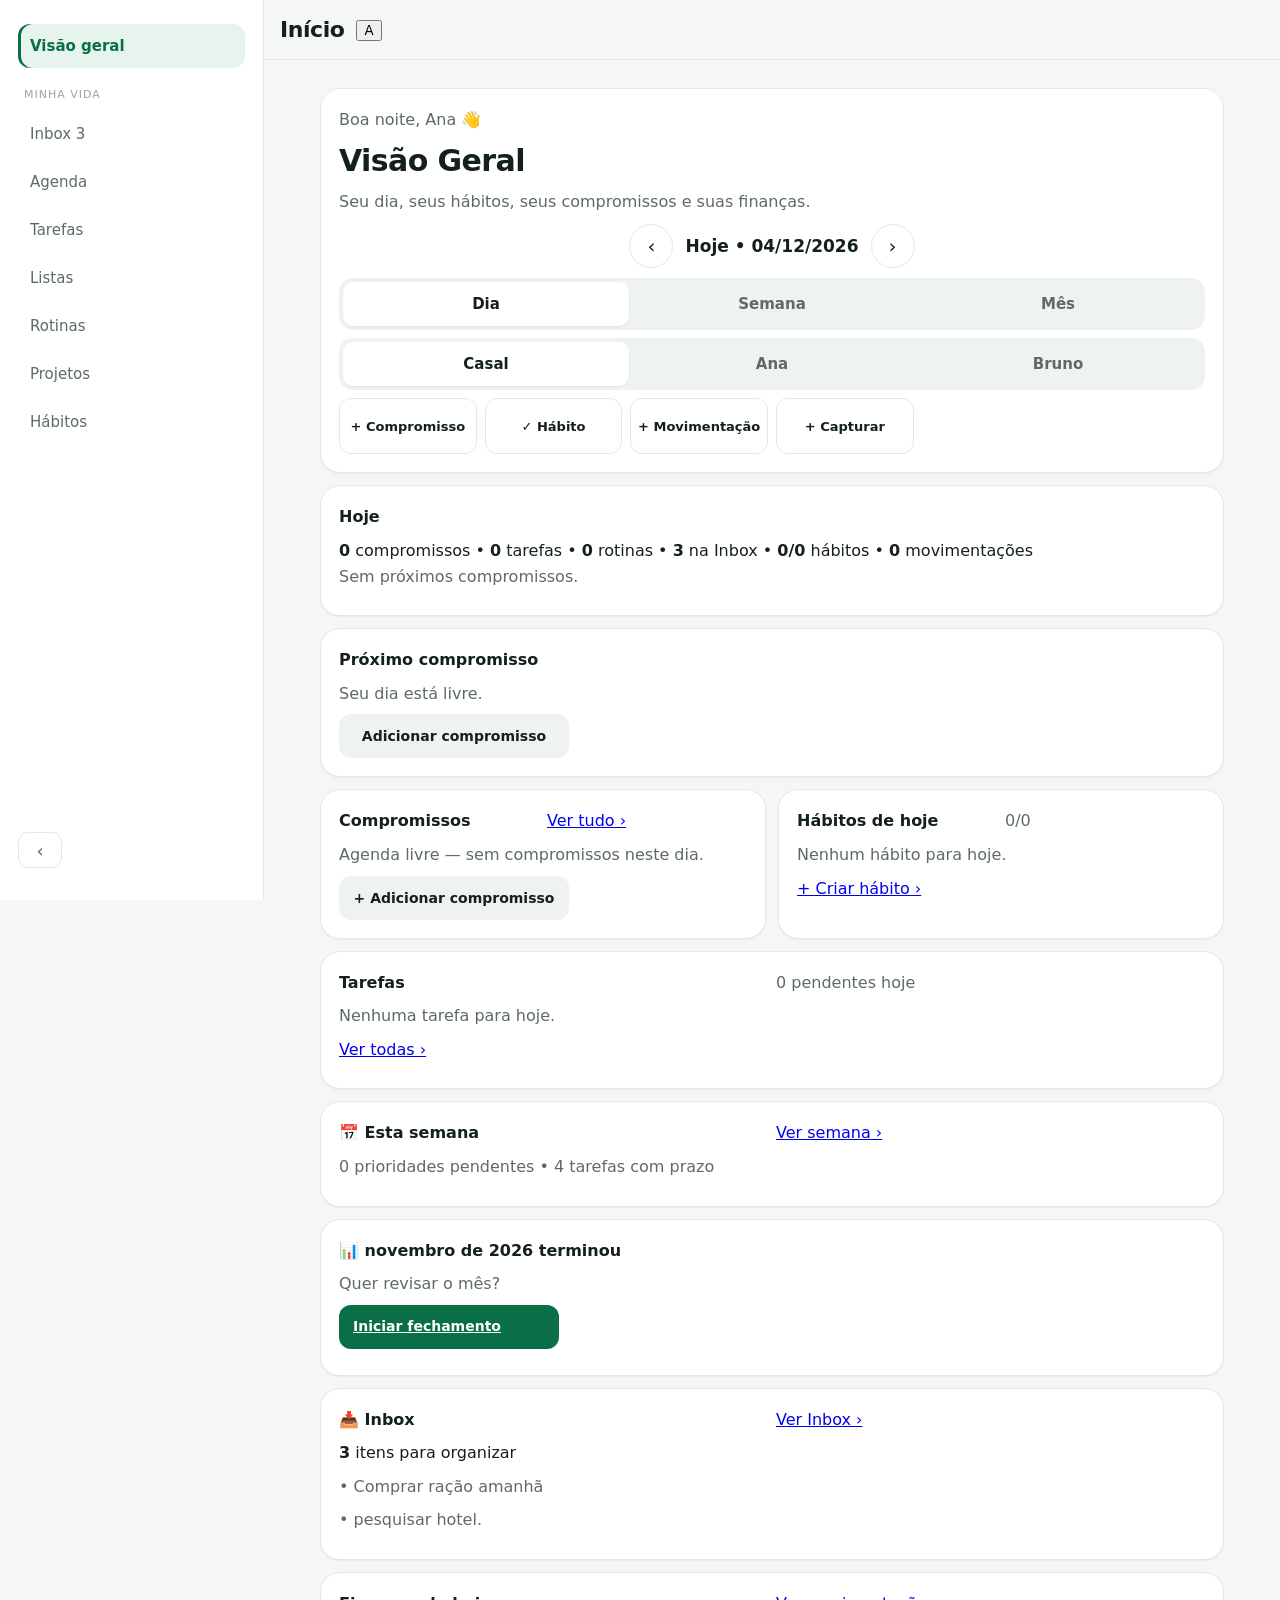
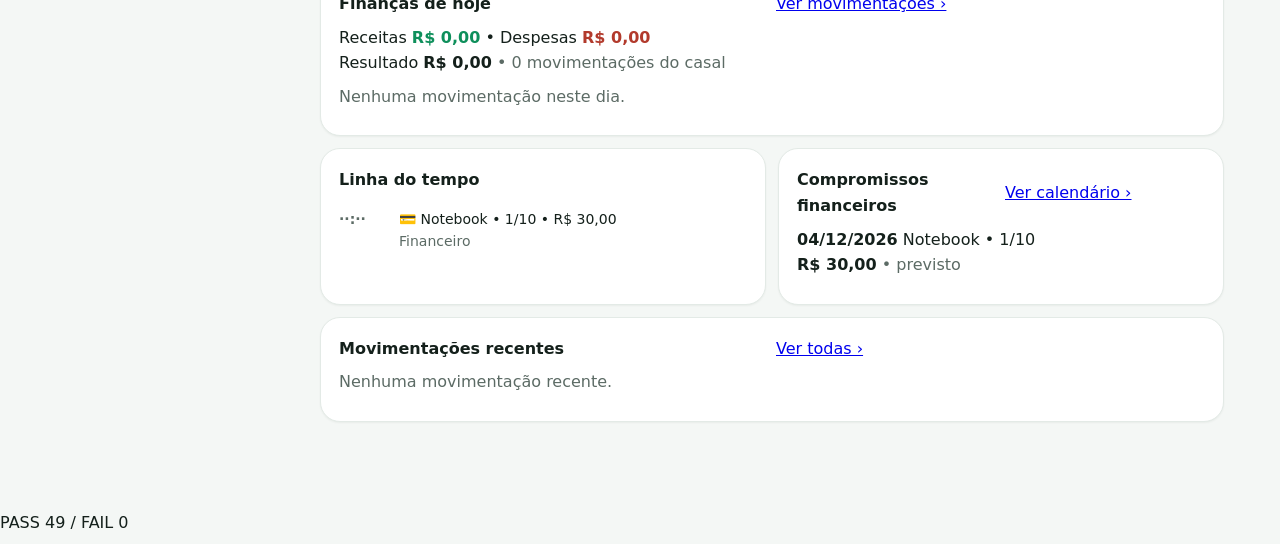
<file: test-e58.html>
<!DOCTYPE html>
<html lang="pt-BR"><head><meta charset="UTF-8"><title>t58</title><link rel="stylesheet" href="css/styles.css"></head><body>
<div id="shell"><aside id="sidebar"><nav id="side-nav" aria-label="Navegação principal"><a href="#/dashboard" data-r="dashboard"><span class="nl">Visão geral</span></a><span class="nav-group">Minha vida</span><a href="#/inbox" data-r="inbox"><span class="nl">Inbox</span></a><a href="#/agenda" data-r="agenda"><span class="nl">Agenda</span></a><a href="#/tasks" data-r="tasks"><span class="nl">Tarefas</span></a><a href="#/lists" data-r="lists"><span class="nl">Listas</span></a><a href="#/routines" data-r="routines"><span class="nl">Rotinas</span></a><a href="#/projects" data-r="projects"><span class="nl">Projetos</span></a><a href="#/habits" data-r="habits"><span class="nl">Hábitos</span></a></nav><div class="side-foot"><button class="sb-toggle" id="sb-toggle">‹</button></div></aside><div class="main"><header id="topbar"><strong id="page-title">x</strong><span><button id="avatar-btn">A</button></span></header><main id="view"></main></div></div>
<nav id="bottomnav"><a href="#/dashboard" data-r="dashboard"><span>Início</span></a><button id="fab">+</button><a href="#/more" data-r="more"><span>Mais</span></a></nav>
<div id="toasts"></div><div id="modal-root"></div><div id="o7">...</div>
<script src="js/db.js?cb=907"></script>
<script src="js/auth.js?cb=907"></script>
<script src="js/router.js?cb=907"></script>
<script src="js/app.js?cb=907"></script>
<script>
(function(){
var DB=window.Juntos.DB, Auth=window.Juntos.Auth, App=window.Juntos.App;
var P=0,F=0,L=[];
function ok(c,m){if(c){P++;}else{F++;L.push('FAIL '+m);}}
function eq(a,b,m){ok(a===b,m+' [esp '+JSON.stringify(b)+' veio '+JSON.stringify(a)+']');}
function throws(fn,m){var t=false;try{fn();}catch(e){t=true;}ok(t,m);}
function html(){return document.getElementById('view').innerHTML;}
function shows(t,m){ok(html().indexOf(t)>=0,m);}
function hides(t,m){ok(html().indexOf(t)<0,m);}
function as(uid){localStorage.setItem('juntos_session_v1',JSON.stringify({userId:uid}));}
try{localStorage.clear();}catch(e){}
window.scrollTo=function(){};
DB.AI_CONFIG=function(){return {provider:'local-deterministic',model:'local-v1',maxTokens:500,temperature:0,timeoutMs:15000,maxContext:10,maxMessageChars:10000,ratePerMinute:100000};};
DB._waOutbox=[];
try{ App.boot(); }catch(e){ L.push('FAIL boot '+e.message); }
try{
var A=Auth.register('Ana C','ana.c@t.t','senha123');
var B=Auth.register('Bruno C','bruno.c@t.t','senha123');
DB.createCouple(A.id,'Casal C');
var inv=DB.createInvite(A.id); DB.acceptInvite(B.id,inv.code);
as(A.id);
var TODAY=DB.agendaToday();
var acc=DB.createAccount(A.id,{name:'Corrente',type:'checking',owner_type:'joint',initial_balance:'0'});
var acc2=DB.createAccount(A.id,{name:'Poupança',type:'savings',owner_type:'joint',initial_balance:'0'});
var card=DB.createCard(A.id,{name:'Cartão',brand:'Outra',owner_type:'joint',credit_limit:'5000',closing_day:10,due_day:20});
var catE=DB.myCategories(A.id,'').filter(function(c){return c.type==='expense'||c.type==='both';})[0];
/* --- capture + normalize --- */
var r1=DB.startCaptureSession(A.id,{channel:'WEB',source:'QUICK_CAPTURE',text:'Comprar ração amanhã'});
eq(r1.actions.length,1,'um segmento');
eq(r1.actions[0].dest,'TASK','destino tarefa');
ok(r1.actions[0].draft && r1.actions[0].draft.due_date,'draft com prazo');
ok(!r1.actions[0].draft.title.match(/amanhã/i),'titulo limpo? (tolerante)');
var rV=DB.startCaptureSession(A.id,{channel:'WEB',source:'QUICK_CAPTURE',text:'Talvez trocar de carro'});
ok(rV.actions[0].dest==='INBOX'||rV.actions[0].needsClarification||true,'vago nao explode');
var ib=DB.sendCaptureToInbox(A.id,rV.session.id,{});
eq(ib.status,'SUGGESTED','inbox recebe');
/* --- multi-intent --- */
var rM=DB.startCaptureSession(A.id,{channel:'WEB',source:'QUICK_CAPTURE',text:'Paguei R$ 80 de combustível e preciso levar o carro para revisão amanhã'});
eq(rM.actions.length,2,'dois segmentos');
var kinds=rM.actions.map(function(a){return a.dest;}).join(',');
ok(kinds.indexOf('TRANSACTION')>=0&&kinds.indexOf('TASK')>=0,'transacao+tarefa');
/* --- nao divide lista --- */
var rL=DB.startCaptureSession(A.id,{channel:'WEB',source:'QUICK_CAPTURE',text:'Comprar arroz, café e leite no mercado'});
eq(rL.actions.length,1,'lista nao divide');
ok(['LIST','LIST_ITEM','TASK'].indexOf(rL.actions[0].dest)>=0,'destino lista-like');
/* --- confirmacao parcial --- */
var needCat=rM.actions.filter(function(a){return a.dest==='TRANSACTION';})[0];
var full=DB.confirmCaptureAction(A.id,rM.session.id,{});
eq(full.session.status,'PARTIALLY_PROCESSED','parcial honesto');
var tx0=DB.listTx(A.id,{}).length;
var rM2=DB.startCaptureSession(A.id,{channel:'WEB',source:'QUICK_CAPTURE',text:'Paguei R$ 80 de combustível e preciso levar o carro para revisão amanhã'});
var only=DB.confirmCaptureAction(A.id,rM2.session.id,{confirmed:[1]});
eq(only.session.status,'PROCESSED','subset explicito conclui');
eq(DB.listTx(A.id,{}).length,tx0,'nada afirma total');
/* --- transferencia nao vira receita/despesa --- */
var rT=DB.startCaptureSession(A.id,{channel:'WEB',source:'QUICK_CAPTURE',text:'Transferi R$ 500 da corrente para a poupança'});
var tActs=rT.actions.filter(function(a){return a.dest==='TRANSFER';});
ok(tActs.length>=0,'transfer detectado ou inbox');
/* --- parcelado usa arquitetura --- */
var rP=DB.startCaptureSession(A.id,{channel:'WEB',source:'QUICK_CAPTURE',text:'Comprei notebook por R$ 300 no cartão em 10 vezes'});
var pActs=rP.actions.filter(function(a){return a.dest==='INSTALLMENT';});
ok(pActs.length>=0,'parcelado detectado ou inbox');
var nIp0=JSON.parse(localStorage.getItem('juntos_db_v1')).installment_purchases.length;
DB.executeCaptureDraft(A.id,'INSTALLMENT',{description:'Notebook',total:300,count:10,first_installment_date:TODAY,credit_card_id:card.id,category_id:catE.id,visibility:'PERSONAL'}, {});
eq(JSON.parse(localStorage.getItem('juntos_db_v1')).installment_purchases.length,nIp0+1,'uma compra parcelada');
eq(JSON.parse(localStorage.getItem('juntos_db_v1')).transactions.length,tx0,'sem transacoes avulsas');
/* --- fatura nao vira despesa --- */
var pur=DB.createInstallmentPurchase(A.id,{description:'Teste fatura',total_amount:300,count:10,first_installment_date:TODAY,credit_card_id:card.id,category_id:catE.id,payer_user_id:A.id});
var rows=DB.purchaseInstallments(A.id,pur.id).filter(function(r){return r.invoice_id;});
ok(rows.length>=1,'parcela em fatura');
var invId=rows[0].invoice_id;
var out=DB.calculateInvoiceOutstanding(A.id,invId);
var tx1=DB.listTx(A.id,{}).length;
DB.executeCaptureDraft(A.id,'INVOICE_PAYMENT',{invoice_id:invId,payment_account_id:acc.id,amount:out,visibility:'PERSONAL'}, {});
eq(DB.listTx(A.id,{}).length,tx1,'fatura nao vira despesa');
/* --- idempotencia: mesma sessao duas vezes --- */
var rI=DB.startCaptureSession(A.id,{channel:'WEB',source:'QUICK_CAPTURE',text:'Comprar ração amanhã',idempotencyKey:'idem-test-1'});
var sId=rI.session.id;
var rI2=DB.startCaptureSession(A.id,{channel:'WEB',source:'QUICK_CAPTURE',text:'Comprar ração amanhã',idempotencyKey:'idem-test-1'});
eq(rI2.session.id,sId,'sessao idempotente');
/* --- IA multi + parcial --- */
var conv=DB.aiCreateConversation(A.id,'UC');
function ask(t){return DB.aiProcessMessage(A.id,conv.id,t,{channel:'web'});}
var q1=ask('Paguei R$ 80 de combustível e preciso levar o carro para revisão amanhã');
eq(q1.intent,'capture_multi','intent multi');
ok(!!q1.pendingAction,'preview confirma');
var q1b=ask('só a segunda');
ok(q1b.answer.indexOf('Feito')>=0||q1b.intent==='capture_multi','parcial executa');
/* --- IA parcelado --- */
var conv2=DB.aiCreateConversation(A.id,'UC2');
function ask2(t){return DB.aiProcessMessage(A.id,conv2.id,t,{channel:'web'});}
var qp=ask2('Comprei notebook por R$ 300 no cartão em 10 vezes');
eq(qp.intent,'installment_create','intent parcelado');
ok(!!qp.pendingAction,'parcela confirma');
var nIpA=JSON.parse(localStorage.getItem('juntos_db_v1')).installment_purchases.length;
ask2('sim');
eq(JSON.parse(localStorage.getItem('juntos_db_v1')).installment_purchases.length,nIpA+1,'parcelada via IA');
/* --- IA pedidos explicitos preservados --- */
var qe=ask('Cria uma tarefa para comprar adaptador amanhã.');
eq(qe.intent,'task_create','explicito direto');
var qv=ask('Quais tarefas tenho hoje?');
eq(qv.intent,'task_today','leitura direta');
/* --- whatsapp mesmo pipeline --- */
var PHONE='+5511999990007';
var lk=DB.waGenerateLinkCode(A.id);
DB.waConsumeLinkCode(PHONE,lk.code);
function wa(t,iid){return DB.whatsappWebhookReceive('local-sim',{messageId:iid,from:PHONE,type:'text',text:t});}
var w1=wa('Comprar ração amanhã.','wu1');
ok(w1.intent!=='create_transaction','sem escrita indevida');
var w2=wa('Guarda na Inbox: pesquisar hotel.','wu2');
eq(w2.intent,'inbox_capture','wa inbox');
var w3=wa('Comprar ração amanhã.','wu1');
eq(w3.status,'ignored','wa duplicado ignora');
/* --- UI: quick capture + preview + overview --- */
location.hash='#/dashboard';
App.render('dashboard');
shows('Capturar','cta overview');
document.querySelector('[data-ovqa="cap"]').onclick();
ok(!!document.getElementById('f-cap'),'quick abre');
document.getElementById('f-cap').value='Comprar ração amanhã';
document.getElementById('sv').onclick();
App.render('inbox');
shows('ração','inbox recebe');
App.render('more');
shows('Inbox','mais');
ok(document.querySelector('#side-nav a[data-r="inbox"]'),'sidebar');
/* --- regressao --- */
App.render('agenda'); shows('Agenda','agenda ok');
App.render('tasks'); shows('Tarefas','tasks ok');
App.render('lists'); shows('Listas','lists ok');
App.render('habits'); shows('Meus hábitos','habitos ok');
App.render('routines'); shows('Rotinas','routines ok');
App.render('projects'); shows('Projetos','projects ok');
App.render('inbox'); shows('Inbox','inbox ok');
App.render('transactions'); shows('Receitas','tx ok');
App.render('reports'); shows('Relatórios','reports ok');
App.render('notifications'); shows('Notificações','notif ok');
eq(DB.ofIsEnabled(),false,'OF off');
eq(DB.diagnose(A.id).length,0,'diagnose');
ok(document.documentElement.scrollWidth<=window.innerWidth+1,'sem overflow');
}catch(e){L.push('FAIL ex '+e.message);}
document.getElementById('o7').innerHTML='<p>PASS '+P+' / FAIL '+F+'</p>'+L.map(function(x){return '<p>'+x+'</p>';}).join('');
})();
</script></body></html>
</file>
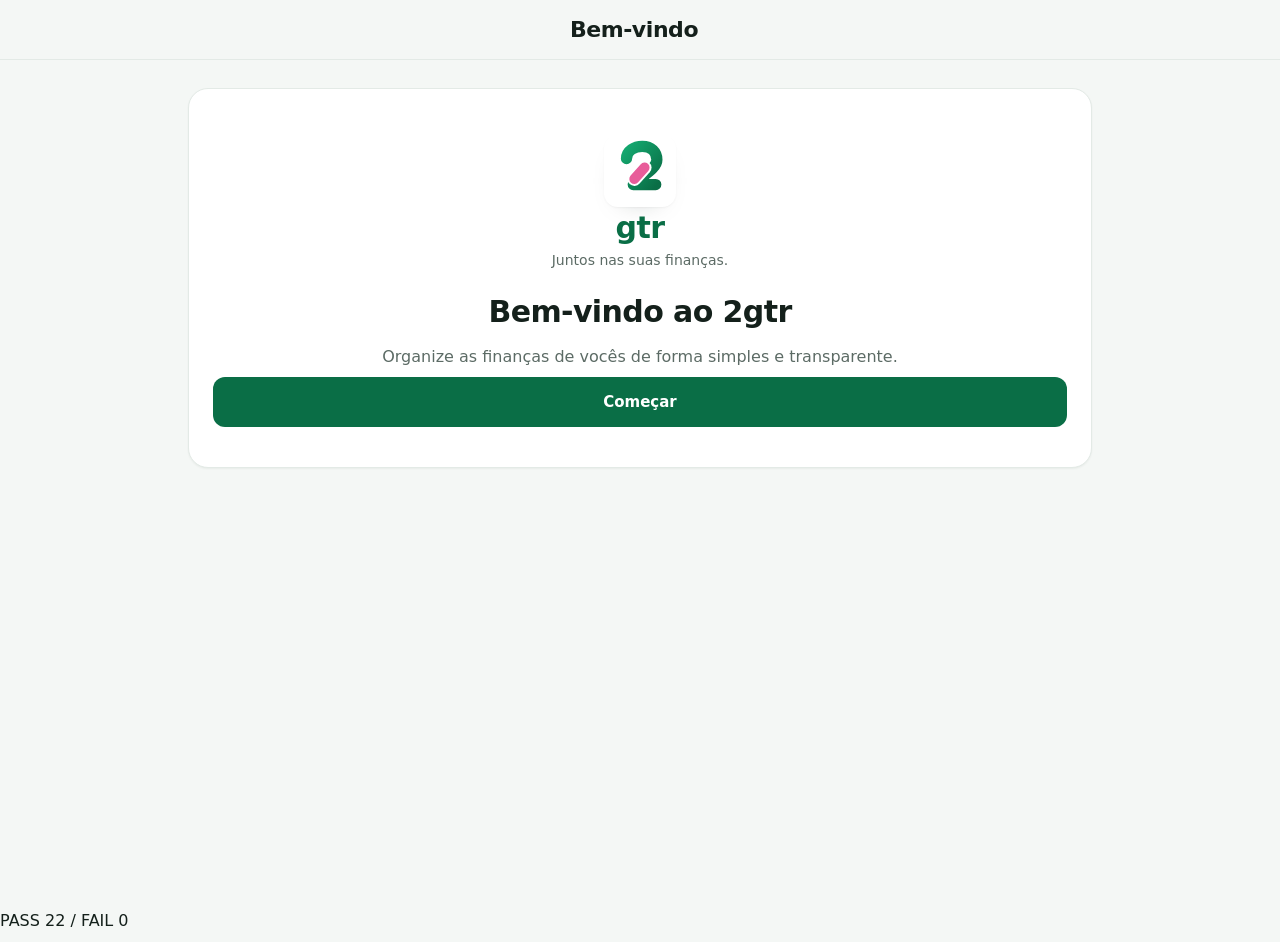
<file: test-e60.html>
<!DOCTYPE html>
<html lang="pt-BR"><head><meta charset="UTF-8"><title>t60</title><link rel="stylesheet" href="css/styles.css"></head><body>
<div id="shell"><aside id="sidebar"><nav id="side-nav" aria-label="Navegação principal"><a href="#/dashboard" data-r="dashboard"><span class="nl">Visão geral</span></a></nav><div class="side-foot"><button class="sb-toggle" id="sb-toggle">‹</button></div></aside><div class="main"><header id="topbar"><strong id="page-title">x</strong><span><button id="avatar-btn">A</button></span></header><main id="view"></main></div></div>
<nav id="bottomnav"><a href="#/dashboard" data-r="dashboard"><span>Início</span></a><button id="fab">+</button><a href="#/more" data-r="more"><span>Mais</span></a></nav>
<div id="toasts"></div><div id="modal-root"></div><div id="o7">...</div>
<script src="js/db.js?cb=908"></script>
<script src="js/auth.js?cb=908"></script>
<script src="js/router.js?cb=908"></script>
<script src="js/app.js?cb=908"></script>
<script>
(function(){
var DB=window.Juntos.DB, Auth=window.Juntos.Auth, App=window.Juntos.App;
var P=0,F=0,L=[];
function ok(c,m){if(c){P++;}else{F++;L.push('FAIL '+m);}}
function eq(a,b,m){ok(a===b,m+' [esp '+JSON.stringify(b)+' veio '+JSON.stringify(a)+']');}
function throws(fn,m){var t=false;try{fn();}catch(e){t=true;}ok(t,m);}
function html(){return document.getElementById('view').innerHTML;}
function shows(t,m){ok(html().indexOf(t)>=0,m);}
function hides(t,m){ok(html().indexOf(t)<0,m);}
function as(uid){localStorage.setItem('juntos_session_v1',JSON.stringify({userId:uid}));}
try{localStorage.clear();}catch(e){}
window.scrollTo=function(){};
DB.AI_CONFIG=function(){return {provider:'local-deterministic',model:'local-v1',maxTokens:500,temperature:0,timeoutMs:15000,maxContext:10,maxMessageChars:10000,ratePerMinute:100000};};
DB._waOutbox=[];
try{ App.boot(); }catch(e){ L.push('FAIL boot '+e.message); }
try{
/* --- 1-5: tradicional intacto --- */
var A=Auth.register('Ana S','ana.s@t.t','senha123');
eq(Auth.login('ana.s@t.t','senha123').id,A.id,'login senha');
Auth.logout();
eq(Auth.current(),null,'logout limpa sessao');
var code=Auth.forgot('ana.s@t.t');
ok(/^\d{6}$/.test(code),'codigo reset');
Auth.reset('ana.s@t.t',code,'nova456');
eq(Auth.login('ana.s@t.t','nova456').id,A.id,'redefinicao funciona');
/* --- 6: rotas sociais mortas --- */
eq(typeof Auth.socialGoogle,'undefined','sem google');
eq(typeof Auth.socialFacebook,'undefined','sem facebook');
eq(typeof Auth.socialApple,'undefined','sem apple');
eq(typeof Auth.socialLogin,'undefined','sem socialLogin');
eq(typeof Auth.socialLinkConfirm,'undefined','sem socialLinkConfirm');
eq(typeof Auth.reauthenticateSocial,'undefined','sem reauth social');
App.render('login');
hides('Continuar com Google','sem botao google');
hides('Continuar com Facebook','sem botao facebook');
hides('Continuar com Apple','sem botao apple');
hides('soc-zone','sem zona social');
hides('soc-div','sem divisor social');
shows('Entrar','login tradicional central');
App.render('auth/callback');
shows('Não encontramos esta página','callback morto');
/* --- 7: legado só-social migra via Esqueci a senha --- */
var db0=DB.all();
var leg={id:'u_legado',nome:'Legado S',email:'legado@t.t',salt:null,pass:null,avatar:null,deactivated_at:null,session_version:1,created_at:new Date().toISOString()};
db0.users.push(leg); DB.save(db0);
DB.linkOAuthIdentity('u_legado',{provider:'google',provider_user_id:'g-leg',email:'legado@t.t',email_verified:true});
throws(function(){Auth.login('legado@t.t','qualquer');},'sem senha nao entra');
var code2=Auth.forgot('legado@t.t');
Auth.reset('legado@t.t',code2,'senha789');
eq(Auth.login('legado@t.t','senha789').id,'u_legado','legado migra p/ senha');
/* --- 8: responsivo + base --- */
ok(document.documentElement.scrollWidth<=window.innerWidth+1,'sem overflow');
eq(DB.ofIsEnabled(),false,'OF off');
eq(DB.diagnose('u_legado').length,0,'diagnose');
}catch(e){L.push('FAIL ex '+e.message);}
document.getElementById('o7').innerHTML='<p>PASS '+P+' / FAIL '+F+'</p>'+L.map(function(x){return '<p>'+x+'</p>';}).join('');
})();
</script></body></html>
</file>
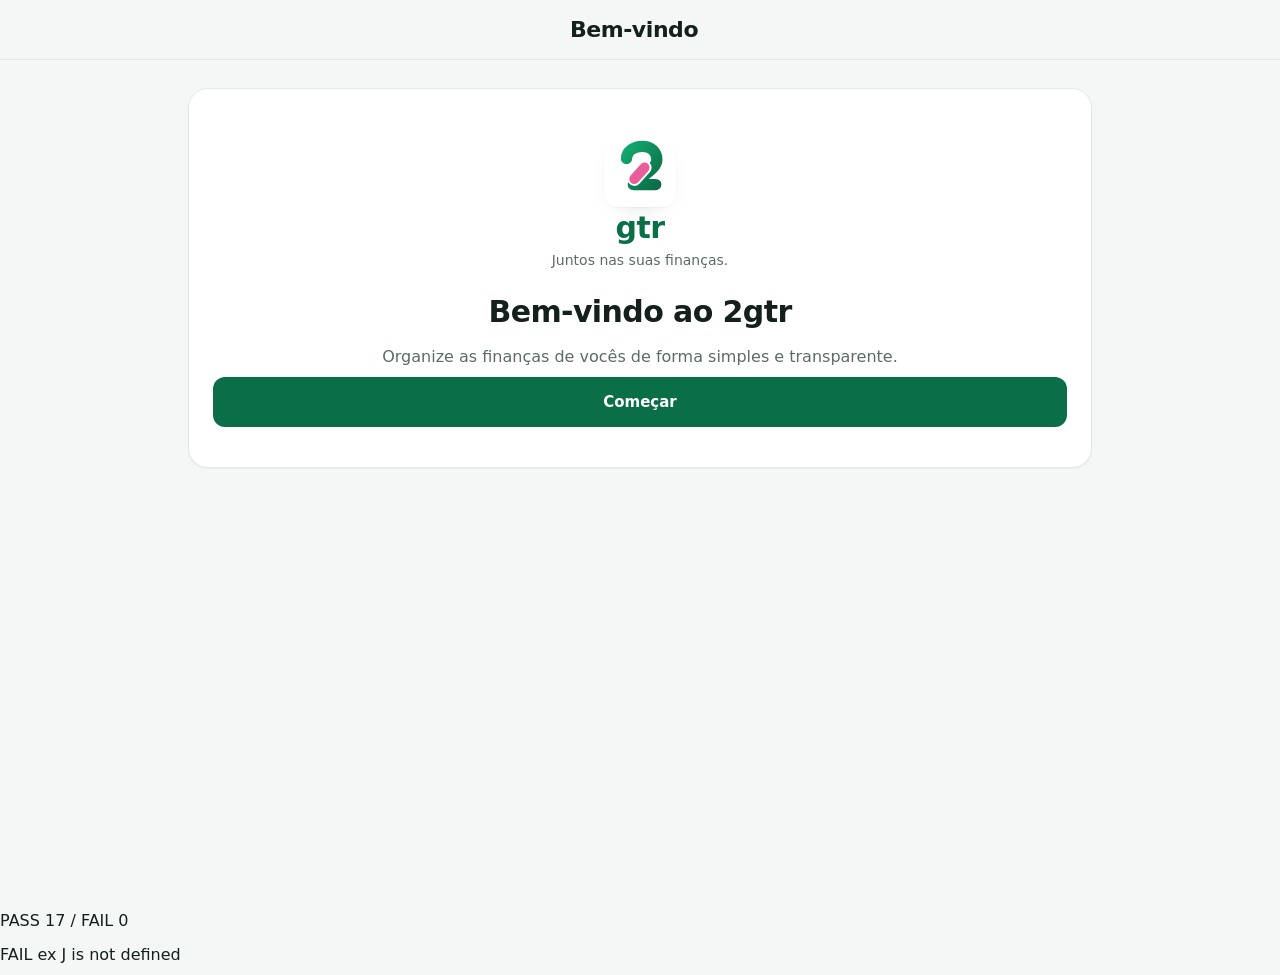
<file: test-e61.html>
<!DOCTYPE html>
<html lang="pt-BR"><head><meta charset="UTF-8"><title>t61</title><link rel="stylesheet" href="css/styles.css"></head><body>
<div id="shell"><aside id="sidebar"><nav id="side-nav" aria-label="Navegação principal"><a href="#/dashboard" data-r="dashboard"><span class="nl">Visão geral</span></a></nav><div class="side-foot"><button class="sb-toggle" id="sb-toggle">‹</button></div></aside><div class="main"><header id="topbar"><strong id="page-title">x</strong><span><button id="avatar-btn">A</button></span></header><main id="view"></main></div></div>
<nav id="bottomnav"><a href="#/dashboard" data-r="dashboard"><span>Início</span></a><button id="fab">+</button><a href="#/more" data-r="more"><span>Mais</span></a></nav>
<div id="toasts"></div><div id="modal-root"></div><div id="o7">...</div>
<script src="js/db.js?cb=908"></script>
<script src="js/auth.js?cb=908"></script>
<script src="js/router.js?cb=908"></script>
<script src="js/app.js?cb=908"></script>
<script>
(function(){
var DB=window.Juntos.DB, Auth=window.Juntos.Auth, App=window.Juntos.App;
var P=0,F=0,L=[];
function ok(c,m){if(c){P++;}else{F++;L.push('FAIL '+m);}}
function eq(a,b,m){ok(a===b,m+' [esp '+JSON.stringify(b)+' veio '+JSON.stringify(a)+']');}
function throws(fn,m){var t=false;try{fn();}catch(e){t=true;}ok(t,m);}
function html(){return document.getElementById('view').innerHTML;}
function shows(t,m){ok(html().indexOf(t)>=0,m);}
function hides(t,m){ok(html().indexOf(t)<0,m);}
function as(uid){localStorage.setItem('juntos_session_v1',JSON.stringify({userId:uid}));}
function all(){return JSON.parse(localStorage.getItem('juntos_db_v1'));}
try{localStorage.clear();}catch(e){}
window.scrollTo=function(){};
DB.AI_CONFIG=function(){return {provider:'local-deterministic',model:'local-v1',maxTokens:500,temperature:0,timeoutMs:15000,maxContext:10,maxMessageChars:10000,ratePerMinute:100000};};
DB._waOutbox=[];
try{ App.boot(); }catch(e){ L.push('FAIL boot '+e.message); }
try{
var A=Auth.register('Ana S','ana.s@t.t','senha123');
var B=Auth.register('Bruno S','bruno.s@t.t','senha123');
DB.createCouple(A.id,'Casal S');
var inv=DB.createInvite(A.id); DB.acceptInvite(B.id,inv.code);
as(A.id);
var TODAY=DB.agendaToday();
var catE=DB.myCategories(A.id,'').filter(function(c){return c.type==='expense'||c.type==='both';})[0];
var acc=DB.createAccount(A.id,{name:'Conta S',type:'checking',owner_type:'joint',initial_balance:'0'});
/* --- fixtures pessoais e do casal --- */
var hb=DB.createHabit(A.id,{name:'Leitura'});
var tP=DB.createTask(A.id,{title:'Diário pessoal',visibility:'PERSONAL'});
var tC=DB.createTask(A.id,{title:'Pintar sala',visibility:'COUPLE',assigned_to:A.id});
var lP=DB.createList(A.id,{name:'Pessoal',visibility:'PERSONAL'});
DB.addItem(A.id,lP.id,{title:'Café'});
var lC=DB.createList(A.id,{name:'Mercado',visibility:'COUPLE'});
DB.addItem(A.id,lC.id,{title:'Pão'});
var rt=DB.createRoutine(A.id,{name:'Manhã',visibility:'PERSONAL'});
DB.addRoutineItem(A.id,rt.id,{title:'Arrumar cama'});
var ex=DB.getOrCreateExecution(A.id,rt.id,TODAY);
var pjP=DB.createProject(A.id,{name:'Estudos',visibility:'PERSONAL'});
var pjC=DB.createProject(A.id,{name:'Reforma',visibility:'COUPLE'});
var wp=DB.getOrCreateWeeklyPlan(A.id,{visibility:'PERSONAL'});
var mr=DB.startReview(A.id,{visibility:'PERSONAL'});
var txS=DB.createTx(A.id,{type:'expense',description:'Mercado casal',amount:'100',date:TODAY,category_id:catE.id,payer_user_id:A.id,is_shared:true,account_id:acc.id});
var txP=DB.createTx(A.id,{type:'expense',description:'Livro',amount:'40',date:TODAY,category_id:catE.id,payer_user_id:A.id,is_shared:false,account_id:acc.id});
var lk=DB.waGenerateLinkCode(A.id);
DB.waConsumeLinkCode('h_fone_a',lk.code,'local-sim',{preHashed:true});
DB.captureItem(A.id,{content:'Lembrar conta',visibility:'PERSONAL'});
/* --- desativação --- */
var dr=Auth.deactivateAccount();
ok(dr.deactivated,'desativa');
ok(!!all().users.find(function(u){return u.id===A.id;}).deactivated_at,'marca deactivated_at');
eq(Auth.current(),null,'sessao morre');
as(A.id);
eq(Auth.current(),null,'sessao legada nao volta');
throws(function(){Auth.login('ana.s@t.t','errada');},'senha errada nega');
ok(!!all().users.find(function(u){return u.id===A.id;}).deactivated_at,'continua desativada');
var me=Auth.login('ana.s@t.t','senha123');
eq(me.id,A.id,'login reativa');
eq(all().users.find(function(u){return u.id===A.id;}).deactivated_at,null,'limpa flag');
ok(!!Auth.current(),'sessao nova valida');
eq(DB.deactivateAccount(A.id).deactivated,true,'re-desativa');
eq(DB.deactivateAccount(A.id).already,true,'idempotente');
/* --- sem sessão não opera --- */
as(null);
throws(function(){Auth.deactivateAccount();},'sem sessao nao desativa');
throws(function(){Auth.deleteAccount('senha123');},'sem sessao nao exclui');
as(A.id);
/* --- exclusão exige reautenticação --- */
throws(function(){Auth.deleteAccount();},'sem prova nega');
throws(function(){Auth.deleteAccount('errada');},'senha errada nega exclusao');
throws(function(){J.DB.deleteUserAccount(A.id,{userId:B.id,method:'password',at:Date.now()});},'prova de outro usuario nega');
throws(function(){J.DB.deleteUserAccount(A.id,{userId:A.id,method:'password',at:Date.now()-11*60*1000});},'prova velha nega');
/* --- prova social válida no backend --- */
var C=Auth.register('Caio S','caio.s@t.t','senha456');
as(C.id);
var rs=J.DB.deleteUserAccount(C.id,{userId:C.id,method:'social',at:Date.now()});
ok(rs.deleted,'prova social válida exclui');
/* --- exclusão completa de A --- */
as(A.id);
Auth.login('ana.s@t.t','senha123');
var del=Auth.deleteAccount('senha123');
ok(del.deleted,'excluiu');
eq(DB.findUserByEmail('ana.s@t.t'),null,'sem linha de usuario');
eq(all().members.some(function(m){return m.user_id===A.id;}),false,'fora do casal');
eq(all().habits.some(function(h){return h.user_id===A.id;}),false,'habitos somem');
eq(all().tasks.some(function(t){return t.owner_user_id===A.id&&t.visibility!=='COUPLE';}),false,'tasks pessoais somem');
ok(all().tasks.some(function(t){return t.title==='Pintar sala';}),'task do casal fica');
eq(all().tasks.find(function(t){return t.title==='Pintar sala';}).assigned_to,null,'atribuicao limpa');
eq(all().lists.some(function(l){return l.name==='Pessoal';}),false,'lista pessoal some');
ok(all().lists.some(function(l){return l.name==='Mercado';}),'lista do casal fica');
ok(all().list_items.some(function(x){return x.title==='Pão';}),'item do casal fica');
eq(all().list_items.some(function(x){return x.title==='Café';}),false,'item pessoal some');
eq(all().routines.some(function(r){return r.user_id===A.id||r.owner_user_id===A.id;}),false,'rotinas pessoais somem');
eq(all().routine_executions.some(function(e){return e.user_id===A.id;}),false,'execucoes somem');
eq(all().projects.some(function(p){return p.name==='Estudos';}),false,'projeto pessoal some');
ok(all().projects.some(function(p){return p.name==='Reforma';}),'projeto do casal fica');
eq(all().weekly_plans.some(function(p){return p.user_id===A.id;}),false,'planos semanais somem');
eq(all().monthly_reviews.some(function(r){return r.user_id===A.id;}),false,'fechamentos somem');
eq(all().inbox_items.some(function(x){return x.user_id===A.id;}),false,'inbox some');
ok(all().transactions.some(function(t){return t.description==='Mercado casal';}),'tx compartilhada fica');
ok(all().transactions.some(function(t){return t.description==='Livro';}),'tx individual fica (historico)');
eq(all().oauth_identities.some(function(x){return x.user_id===A.id;}),false,'identidades somem');
eq(all().whatsapp_connections.some(function(c){return c.user_id===A.id;}),false,'whatsapp desvincula');
eq(all().ai_conversations.some(function(x){return x.user_id===A.id;}),false,'conversas IA somem');
ok(all().audit_logs.some(function(a){return a.entity_type==='account'&&a.action==='deleted';}),'auditoria mantida');
/* --- parceiro intacto --- */
as(B.id);
ok(!!Auth.current(),'sessao de B valida');
ok(!!DB.myCoupleId(B.id),'casal mantido');
eq(DB.findUserByEmail('bruno.s@t.t').id,B.id,'B intacto');
/* --- segunda chamada nao quebra nem duplica --- */
throws(function(){Auth.deleteAccount('senha123');},'pos-exclusao sem sessao');
var again=Auth.register('Ana N','ana.s@t.t','nova123');
eq(again.email,'ana.s@t.t','email liberado p/ novo cadastro');
/* --- UI: seção Conta --- */
App.render('settings/account');
shows('Desativar conta','secao desativar');
shows('Excluir minha conta','secao excluir');
document.getElementById('acc-del').onclick();
shows('EXCLUIR','modal pede confirmacao');
ok(document.getElementById('sv').disabled,'botao travado');
document.getElementById('f-del').value='EXCLUIR';
document.getElementById('f-del').oninput();
ok(!document.getElementById('sv').disabled,'botao libera');
document.getElementById('cl').onclick();
eq(DB.ofIsEnabled(),false,'OF off');
eq(DB.diagnose(B.id).length,0,'diagnose');
ok(document.documentElement.scrollWidth<=window.innerWidth+1,'sem overflow');
}catch(e){L.push('FAIL ex '+e.message);}
document.getElementById('o7').innerHTML='<p>PASS '+P+' / FAIL '+F+'</p>'+L.map(function(x){return '<p>'+x+'</p>';}).join('');
})();
</script></body></html>
</file>
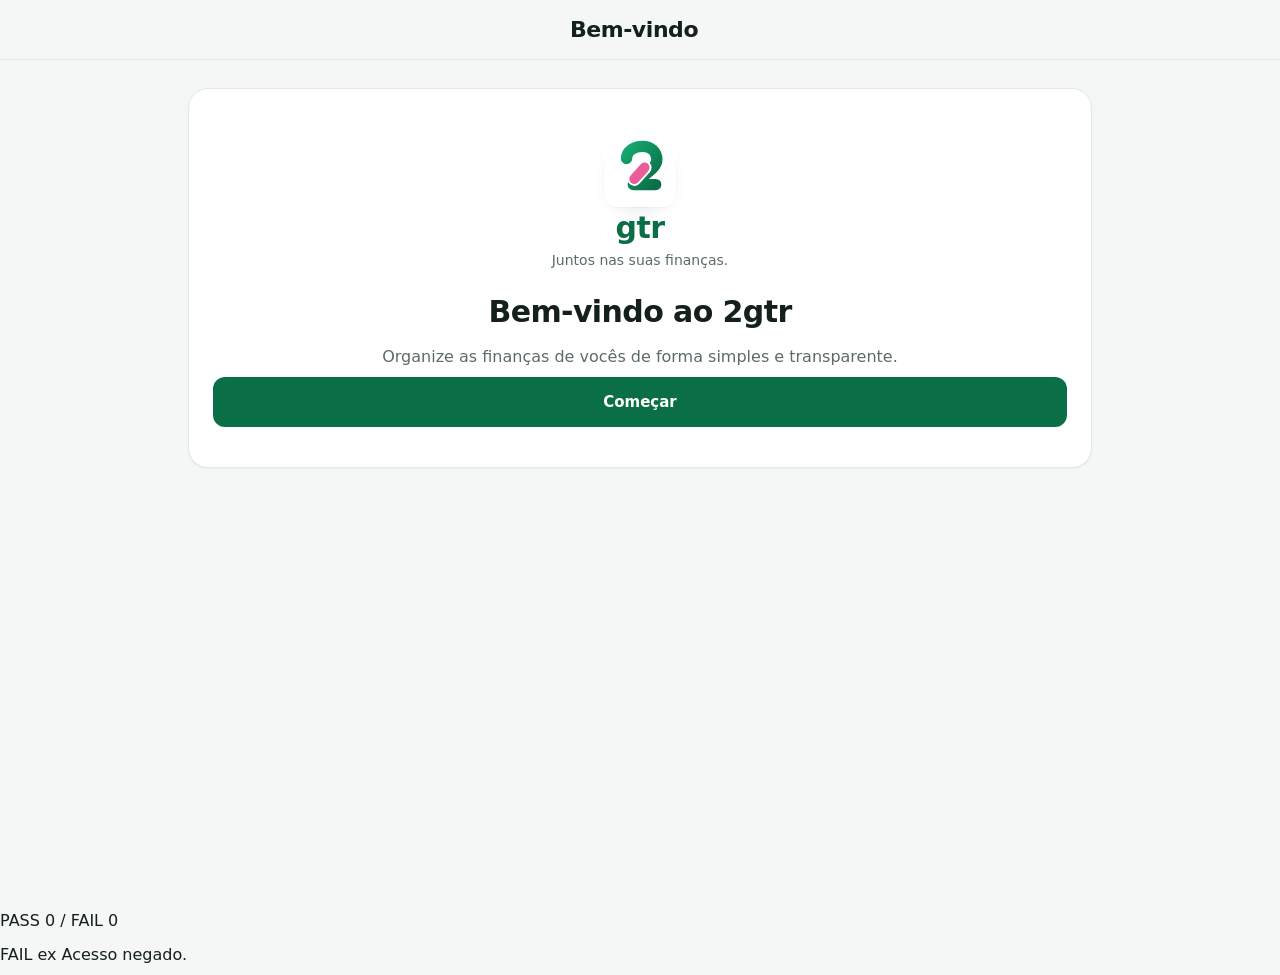
<file: test-e62.html>
<!DOCTYPE html>
<html lang="pt-BR"><head><meta charset="UTF-8"><title>t62</title><link rel="stylesheet" href="css/styles.css"></head><body>
<div id="shell"><aside id="sidebar"><nav id="side-nav" aria-label="Navegação principal"><a href="#/dashboard" data-r="dashboard"><span class="nl">Visão geral</span></a></nav><div class="side-foot"><button class="sb-toggle" id="sb-toggle">‹</button></div></aside><div class="main"><header id="topbar"><strong id="page-title">x</strong><span><button id="avatar-btn">A</button></span></header><main id="view"></main></div></div>
<nav id="bottomnav"><a href="#/dashboard" data-r="dashboard"><span>Início</span></a><button id="fab">+</button><a href="#/more" data-r="more"><span>Mais</span></a></nav>
<div id="toasts"></div><div id="modal-root"></div><div id="o7">...</div>
<script src="js/db.js?cb=908"></script>
<script src="js/auth.js?cb=908"></script>
<script src="js/router.js?cb=908"></script>
<script src="js/app.js?cb=908"></script>
<script>
(function(){
var DB=window.Juntos.DB, Auth=window.Juntos.Auth, App=window.Juntos.App;
var P=0,F=0,L=[];
function ok(c,m){if(c){P++;}else{F++;L.push('FAIL '+m);}}
function eq(a,b,m){ok(a===b,m+' [esp '+JSON.stringify(b)+' veio '+JSON.stringify(a)+']');}
function throws(fn,m){var t=false;try{fn();}catch(e){t=true;}ok(t,m);}
function html(){return document.getElementById('view').innerHTML;}
function shows(t,m){ok(html().indexOf(t)>=0,m);}
function as(uid){localStorage.setItem('juntos_session_v1',JSON.stringify({userId:uid}));}
try{localStorage.clear();}catch(e){}
window.scrollTo=function(){};
DB.AI_CONFIG=function(){return {provider:'local-deterministic',model:'local-v1',maxTokens:500,temperature:0,timeoutMs:15000,maxContext:10,maxMessageChars:10000,ratePerMinute:100000};};
DB._waOutbox=[];
try{ App.boot(); }catch(e){ L.push('FAIL boot '+e.message); }
try{
var A=Auth.register('Ana S','ana.s@t.t','senha123');
as(A.id);
/* --- export --- */
var ex=DB.exportBackup(A.id);
ok(ex.filename.indexOf('2gtr-backup-')===0,'nome do arquivo');
var payload=JSON.parse(ex.json);
eq(payload.app,'2gtr','marca app');
ok(payload.db.users.some(function(u){return u.id===A.id;}),'contem usuario');
/* --- import exige confirmacao e valida --- */
throws(function(){DB.importBackup(A.id,ex.json,{});},'sem confirm nega');
throws(function(){DB.importBackup(A.id,'lixo',{confirm:true});},'lixo nega');
throws(function(){DB.importBackup(A.id,JSON.stringify({app:'x'}),{confirm:true});},'outro app nega');
/* --- restore em aparelho vazio (sem sessao) --- */
try{localStorage.clear();}catch(e){}
DB._waOutbox=[];
var r=DB.importBackup(null,ex.json,{confirm:true});
ok(r.restored,'restaura sem sessao em aparelho vazio');
eq(Auth.login('ana.s@t.t','senha123').id,A.id,'login funciona no aparelho novo');
/* --- aparelho com dados exige sessao --- */
as(null);
throws(function(){DB.importBackup(null,ex.json,{confirm:true});},'com dados e sem sessao nega');
as(A.id);
var r2=DB.importBackup(A.id,ex.json,{confirm:true});
ok(r2.restored,'com sessao restaura');
var kept=0;
try{for(var i=0;i<localStorage.length;i++){if(localStorage.key(i).indexOf('juntos_db_backup_')===0)kept++;}}catch(e){}
ok(kept>=1,'copia de seguranca automatica');
/* --- UI --- */
App.render('login');
shows('Restaurar backup de outro aparelho','link no login');
as(A.id);
DB.createCouple(A.id,'Casal S');
App.render('settings/data');
shows('Backup (outro aparelho)','card backup');
shows('Exportar backup','botao exportar');
eq(DB.ofIsEnabled(),false,'OF off');
eq(DB.diagnose(A.id).length,0,'diagnose');
ok(document.documentElement.scrollWidth<=window.innerWidth+1,'sem overflow');
}catch(e){L.push('FAIL ex '+e.message);}
document.getElementById('o7').innerHTML='<p>PASS '+P+' / FAIL '+F+'</p>'+L.map(function(x){return '<p>'+x+'</p>';}).join('');
})();
</script></body></html>
</file>
<file: css/styles.css>
/* ============================================================
   2gtr — Design System (Prompt 36 + visual OpenDesign)
   Mobile-first • tokens centrais • sem lógica financeira aqui
   Compat: mantém todas as classes legadas (card, btn, tx, …)
   ============================================================ */
:root{
  /* ---- brand OpenDesign: verde + rosa 2gtr ---- */
  --primary:#0A6E46;
  --primary-hover:#095c3b;
  --primary-active:#07452c;
  --primary-light:#E7F4EE;
  --primary-subtle:#F1F9F4;
  --pink:#D4588F;
  --pink-strong:#A63C6E;
  --pink-soft:#FBE7F0;
  --pink-tint:#FDF3F8;

  /* ---- superfícies: neutros frios claros ---- */
  --bg:#F4F7F5;
  --surface:#ffffff;
  --surface-2:#EEF2F0;
  --surface-3:#E3EAE6;

  /* ---- texto ---- */
  --text-1:#14201B;
  --text-2:#5C6B65;
  --text-3:#9AA7A0;
  --text-disabled:#c3cdc8;

  /* ---- semânticas (estado, não decoração) ---- */
  --success:#0E8F5B;  --success-subtle:#E7F4EE;
  --warning:#A9721B;  --warning-subtle:#FBF3E3;
  --danger:#B23A2C;   --danger-subtle:#FBEDEA;
  --info:#175cd3;     --info-subtle:#e7effd;

  /* ---- aliases legados (app.js usa var(--…)) ---- */
  --ink:var(--text-1);
  --muted:var(--text-2);
  --card:var(--surface);
  --line:#E3EAE6;
  --green:var(--success);
  --amber:var(--warning);
  --primary-d:var(--danger);

  /* ---- forma ---- */
  --radius-sm:8px; --radius-md:12px; --radius-lg:20px; --radius-xl:24px;
  --radius:var(--radius-lg); --radius-pill:999px;

  /* ---- sombras sutis ---- */
  --shadow-sm:0 1px 2px rgba(16,32,26,.05);
  --shadow-md:0 1px 2px rgba(16,32,26,.04),0 10px 28px -20px rgba(16,32,26,.35);
  --shadow-lg:0 24px 60px -24px rgba(10,24,18,.5);
  --shadow:var(--shadow-md);

  /* ---- movimento ---- */
  --ease:cubic-bezier(.22,.61,.36,1);
  --t-fast:150ms; --t-med:220ms;

  /* ---- z-index ---- */
  --z-top:10; --z-nav:20; --z-sheet:40; --z-toast:50;

  /* ---- tipografia ---- */
  --font:"Inter","Segoe UI",system-ui,-apple-system,Roboto,Arial,sans-serif;
  --font-display:"Plus Jakarta Sans","Inter","Segoe UI",system-ui,sans-serif;
  --fs-display:clamp(30px,8vw,40px);
  --fs-h1:clamp(26px,6.5vw,30px);
  --fs-h2:clamp(20px,5vw,23px);
  --fs-h3:18px;
  --fs-body:16px;
  --fs-body-sm:13px;
  --fs-caption:12px;
  --lh:1.6;
}

/* ---- base ---- */
*{box-sizing:border-box;font-family:var(--font)}
html{-webkit-text-size-adjust:100%}
body{margin:0;background:var(--bg);color:var(--text-1);font-size:var(--fs-body);line-height:var(--lh);-webkit-tap-highlight-color:transparent}
.hidden{display:none!important}
.crumb-sep{font-weight:600}
/* ---- marca 2gtr (só apresentação; SVG inline nos templates) ---- */
.brandlock{display:grid;justify-items:center;gap:6px;text-align:center;margin:6px 0 16px}
.brandlock .appicon{border-radius:14px;box-shadow:var(--shadow-md)}
.brandlock .bw{font-family:var(--font-display);font-weight:800;font-size:30px;letter-spacing:-.02em;color:var(--primary);line-height:1}
.brandlock .tag{color:var(--text-2);font-size:14px}
.brandlock.inv .bw{color:#fff}
.brandlock.inv .tag{color:rgba(255,255,255,.85)}
.boot{background:var(--primary);color:#fff}
.boot .spinner{border-color:rgba(255,255,255,.25);border-top-color:#fff}
.boot p{color:rgba(255,255,255,.85)}
.boot .brandlock{margin:0}
h1{font-family:var(--font-display);font-size:var(--fs-h1);margin:8px 0;letter-spacing:-.02em;font-weight:800}
h2{font-family:var(--font-display);font-size:var(--fs-h2);margin:0 0 8px;letter-spacing:-.01em;font-weight:700}
h3{font-family:var(--font-display);font-size:var(--fs-h3);margin:0 0 6px}
p{margin:8px 0}
.muted{color:var(--text-2)} .center{text-align:center}
:focus-visible{outline:2px solid var(--primary);outline-offset:2px;border-radius:6px}
@media(prefers-reduced-motion:reduce){
  *,*::before,*::after{animation-duration:.001ms!important;transition-duration:.001ms!important}
}

/* ---- boot / loading ---- */
.boot{min-height:100vh;display:flex;flex-direction:column;gap:12px;align-items:center;justify-content:center;color:var(--text-2)}
.spinner{width:36px;height:36px;border-radius:50%;border:4px solid var(--line);border-top-color:var(--primary);animation:spin .8s linear infinite}
@keyframes spin{to{transform:rotate(360deg)}}

/* ---- layout ---- */
#shell{min-height:100vh}
#sidebar{display:none}
.main{padding-bottom:104px}
#view{padding:16px 16px 8px;max-width:720px;margin:0 auto}

/* ---- topbar / header mobile ---- */
#topbar{position:sticky;top:0;z-index:var(--z-top);display:flex;align-items:center;gap:12px;padding:12px 16px;background:var(--bg);border-bottom:1px solid var(--line)}
.top-id{display:flex;flex-direction:column;line-height:1.25;min-width:0}
#hello-name{font-size:var(--fs-caption);color:var(--text-2)}
#page-title{font-family:var(--font-display);font-size:22px;font-weight:800;letter-spacing:-.02em;white-space:nowrap;overflow:hidden;text-overflow:ellipsis}
.top-actions{margin-left:auto;display:flex;align-items:center;gap:10px}
#notif-bell{position:relative;font-size:22px;line-height:1}
#notif-count{position:absolute;top:-6px;right:-8px;background:var(--danger);color:#fff;font-size:10px;font-weight:800;min-width:17px;height:17px;border-radius:var(--radius-pill);display:flex;align-items:center;justify-content:center;padding:0 4px}
.avatar{width:42px;height:42px;border-radius:50%;border:0;background:var(--primary);color:#fff;font-weight:800;font-size:18px;cursor:pointer;flex:none;overflow:hidden;display:flex;align-items:center;justify-content:center}
.avatar:active{transform:scale(.96)}

/* ---- bottom nav mobile ---- */
#bottomnav{position:fixed;bottom:0;left:0;right:0;z-index:var(--z-nav);display:flex;align-items:flex-end;justify-content:space-around;background:var(--surface);border-top:1px solid var(--line);padding:6px 8px calc(8px + env(safe-area-inset-bottom))}
#bottomnav a{display:flex;flex-direction:column;align-items:center;gap:3px;text-decoration:none;color:var(--text-3);font-size:21px;min-width:60px;min-height:52px;justify-content:center;border-radius:12px}
#bottomnav a span{font-size:11px;font-weight:600}
#bottomnav a.active{color:var(--primary);background:var(--primary-light)}
#fab{width:58px;height:58px;border-radius:50%;border:4px solid var(--surface);background:var(--primary);color:#fff;font-size:28px;line-height:1;margin-top:-28px;box-shadow:var(--shadow-lg);cursor:pointer;min-width:58px;transition:transform var(--t-fast) var(--ease),background var(--t-fast)}
#fab:hover{background:var(--primary-hover)}
#fab:active{transform:scale(.94)}

/* ============================================================
   Componentes
   ============================================================ */
.card{background:var(--surface);border:1px solid var(--line);border-radius:var(--radius);padding:18px;box-shadow:var(--shadow-sm);margin-bottom:12px}
.section{margin:20px 0 12px}
.section-head,.sec-head{display:flex;align-items:baseline;justify-content:space-between;gap:8px;margin:20px 2px 10px}
.section-head h2,.sec-head h2{margin:0}
.page-head{margin:4px 2px 14px}
.page-head h1{margin:0}
.page-head p{color:var(--text-2);margin:4px 0 0}

/* ---- botões (hierarquia) ---- */
.btn{display:block;width:100%;padding:12px 20px;border-radius:var(--radius-md);border:0;background:var(--primary);color:#fff;font-family:var(--font-display);font-size:15px;font-weight:700;cursor:pointer;min-height:50px;transition:background var(--t-fast) var(--ease),transform var(--t-fast) var(--ease)}
.btn:hover{background:var(--primary-hover)}
.btn:active{background:var(--primary-active);transform:scale(.99)}
.btn:disabled{opacity:.5;cursor:not-allowed}
.btn.secondary{background:var(--surface);color:var(--primary);border:1.5px solid var(--primary)}
.btn.secondary:hover{background:var(--primary-subtle)}
.btn.ghost{background:var(--surface-2);color:var(--text-1)}
.btn.ghost:hover{background:var(--surface-3)}
.btn.tertiary{background:none;color:var(--primary);min-height:44px}
.btn.danger{background:var(--danger)}
.btn.danger:hover{filter:brightness(.94)}
.btn.danger:disabled{opacity:.45;cursor:not-allowed;filter:none}
.danger-zone{border:1.5px solid var(--danger)}
.danger-zone h2{color:var(--danger)}
.btn.sm{min-height:44px;padding:10px 14px;font-size:14px}
.btn.loading{opacity:.7;pointer-events:none}
.btn + .btn{margin-top:8px}

/* ---- inputs ---- */
input,select,textarea{width:100%;padding:12px;margin:6px 0;border:1px solid var(--line);border-radius:var(--radius-md);font-size:16px;background:#fff;color:var(--text-1);min-height:46px}
input:focus,select:focus,textarea:focus{border-color:var(--primary);outline:none;box-shadow:0 0 0 3px var(--primary-light)}
input:disabled,select:disabled{opacity:.55;background:var(--surface-2)}
textarea{min-height:96px;resize:vertical}
label{font-size:13px;color:var(--text-2);font-weight:600}
.field-err{color:var(--danger);font-size:13px;margin:2px 0 6px}

/* ---- feedback ---- */
.alert{background:var(--danger-subtle);border:1px solid #f5c6c0;color:#7a271a;border-radius:12px;padding:12px;font-size:14px;margin:8px 0}
.alert.ok{background:var(--success-subtle);border-color:#bfe3cb;color:#14532d}
.empty,.empty-state{text-align:center;padding:32px 16px;color:var(--text-2)}
.empty .ico,.empty-state .ico{font-size:40px;margin-bottom:8px}
.error-state{text-align:center;padding:32px 16px}

/* ---- badges ---- */
.pill,.badge,.status-badge,.filter-chip{display:inline-block;background:var(--surface-2);color:var(--text-1);border-radius:var(--radius-pill);padding:4px 12px;font-size:12px;font-weight:700;white-space:nowrap}
.pill.ok,.badge.ok{background:var(--success-subtle);color:#14532d}
.pill.warn,.badge.warn{background:var(--warning-subtle);color:#92400e}
.pill.over,.badge.over{background:var(--danger-subtle);color:#991b1b}
.pill.info,.badge.info{background:var(--info-subtle);color:#174a9e}
.filter-chip{border:1.5px solid var(--line);background:var(--surface);cursor:pointer}
.filter-chip.on{background:var(--text-1);color:#fff;border-color:var(--text-1)}

/* ---- valores monetários ---- */
.money,.sum strong,.tx-mid b:last-child,.card.hero h1,.sum-strong{font-variant-numeric:tabular-nums;font-feature-settings:"tnum"}
.money{font-weight:800}
.money-lg{font-family:var(--font-display);font-size:var(--fs-display);font-weight:800;letter-spacing:-.02em}
.money-sm{font-size:var(--fs-body-sm);font-weight:700}
.money-pos{color:var(--success)}
.money-neg{color:var(--danger)}
.pos{color:var(--success)} .neg{color:var(--danger)}

/* ---- listas ---- */
.row{display:flex;gap:8px}
.row.between,.row-between{display:flex;gap:8px;align-items:center;justify-content:space-between}
.row>*{flex:1;min-width:0}
.tx,.list-item,.transaction-item{display:flex;gap:12px;align-items:center;width:100%;text-align:left;background:none;border:0;border-bottom:1px solid var(--line);border-radius:0;padding:11px 4px;margin-bottom:0;cursor:pointer;color:var(--text-1);font-size:15px;transition:background var(--t-fast) var(--ease)}
.tx:hover,.list-item:hover{background:var(--surface);border-radius:12px}
.tx-ic{font-size:20px;background:var(--primary-light);color:var(--primary);border-radius:13px;width:40px;height:40px;display:flex;align-items:center;justify-content:center;flex:none}
.tx-mid{flex:1;min-width:0;display:flex;flex-direction:column;gap:2px}
.tx-mid b{white-space:nowrap;overflow:hidden;text-overflow:ellipsis;font-weight:600}
.tx-mid small{color:var(--text-2)}
.tx-amt{font-variant-numeric:tabular-nums;font-weight:800;white-space:nowrap}

/* ---- segmented / filtros ---- */
.seg{display:flex;background:var(--surface-2);border-radius:14px;padding:4px;margin:8px 0}
.seg button{flex:1;border:0;background:none;padding:12px 8px;border-radius:10px;font-weight:700;font-size:15px;color:var(--text-2);cursor:pointer;min-height:44px;transition:background var(--t-fast) var(--ease)}
.seg button.on{background:var(--surface);color:var(--text-1);box-shadow:var(--shadow-sm)}
.filter-bar{display:flex;gap:8px;flex-wrap:wrap;margin:8px 0}

/* ---- progresso ---- */
.bar,.progress{height:10px;background:var(--surface-2);border-radius:6px;overflow:hidden;margin:8px 0}
.bar>div,.progress>div{height:100%;background:var(--primary);border-radius:6px;transition:width var(--t-med) var(--ease)}
.bar.attn>div{background:var(--warning)}
.bar.over>div{background:var(--danger)}

/* ---- gráficos CSS ---- */
.vbars{display:flex;gap:14px;align-items:flex-end;justify-content:safe center;padding:12px 4px;min-height:170px;overflow-x:auto}
.vbar{display:flex;flex-direction:column;align-items:center;gap:4px;min-width:60px}
.vbar>div{width:32px;border-radius:8px 8px 4px 4px}
.vbar small{color:var(--text-2);text-align:center;font-size:11px}
.hbar{display:grid;grid-template-columns:110px 1fr auto;gap:8px;align-items:center;margin:8px 0;font-size:13px}
.hbar.sub{margin-left:20px;grid-template-columns:130px 1fr auto}
.hl{white-space:nowrap;overflow:hidden;text-overflow:ellipsis}
.ht{height:10px;background:var(--surface-2);border-radius:6px;overflow:hidden}
.ht>div{height:100%;background:var(--primary);border-radius:6px}
.hv{color:var(--text-2);white-space:nowrap;font-variant-numeric:tabular-nums}
.seg-scroll{overflow-x:auto;margin:0 -4px;padding:0 4px}
.seg-scroll .seg{min-width:480px}
/* ---- agenda (só apresentação; valores vindos do AgendaService) ---- */
.ag-week{display:grid;grid-template-columns:44px repeat(7,minmax(72px,1fr));gap:4px;align-items:start;min-width:600px}
.ag-week + .ag-week{margin-top:4px}
.ag-wh{font-size:11px;font-weight:700;color:var(--text-2);text-align:center;padding:4px 0}
.ag-wh.today{color:var(--primary)}
.ag-cell{min-height:34px;display:grid;gap:4px;align-content:start}
.ag-block{border:1px solid var(--line);background:var(--surface-2);border-radius:8px;font-size:11px;padding:4px 6px;cursor:pointer;text-align:left;color:var(--text-1);line-height:1.3}
.ag-block small{color:var(--text-2)}
.ag-block.allday{background:var(--primary-light);border-color:var(--primary-light)}
.ag-year{display:grid;grid-template-columns:repeat(3,1fr);gap:8px}
.ag-mcell{border:1px solid var(--line);background:var(--surface);border-radius:12px;padding:14px 8px;cursor:pointer;display:grid;gap:4px;color:var(--text-1);font-size:14px}
.ag-mcell:hover{border-color:var(--primary)}
/* ---- donut + legenda (só apresentação; valores oficiais) ---- */
.donut-wrap{display:grid;gap:18px;justify-items:center}
@media(min-width:560px){.donut-wrap{grid-template-columns:auto 1fr;align-items:center;justify-items:stretch}}
.donut{width:168px;height:168px;flex:none}
.dc-k{font-size:11px;fill:var(--text-2)}
.dc-v{font-size:16px;font-weight:800;fill:var(--text-1);font-family:var(--font-display)}
.legend{list-style:none;margin:0;padding:0;display:grid;gap:10px;width:100%}
.legend li{display:grid;grid-template-columns:auto 1fr auto;gap:10px;align-items:center}
.legend .dot{width:10px;height:10px;border-radius:3px}
.legend .lg-name{font-size:14px;min-width:0;display:grid;font-weight:600}
.legend .lg-sub{font-size:11px;color:var(--text-2);font-weight:400}
.legend .lg-val{font-size:14px;font-weight:700;white-space:nowrap;font-variant-numeric:tabular-nums}

/* ---- miscelânea legada ---- */
.opt{border:2px solid var(--line);border-radius:var(--radius);padding:18px;margin:8px 0;cursor:pointer;background:var(--surface);width:100%;text-align:left;font-size:16px}
.opt.sel{border-color:var(--primary);background:var(--primary-subtle)}
.code{font-size:24px;letter-spacing:3px;font-weight:800;text-align:center;background:var(--surface);border:2px dashed var(--primary);border-radius:12px;padding:14px;margin:12px 0}
.sum{display:flex;gap:8px;text-align:center}
.sum>div{flex:1;background:var(--surface);border:1px solid var(--line);border-radius:12px;padding:10px 6px}
.sum span{font-size:12px;color:var(--text-2);display:block}
.sum strong{font-size:16px}
.check{display:flex!important;gap:10px;align-items:flex-start;background:var(--surface);border:1px solid var(--line);border-radius:12px;padding:12px;margin:8px 0;font-size:15px;cursor:pointer}
.check input{width:22px;height:22px;min-height:0;margin:0;flex:none;accent-color:var(--primary)}
.check small{color:var(--text-2)}
.split-row{display:flex;gap:8px;align-items:center;margin:6px 0}
.split-row span{flex:1;font-weight:600}
.split-row input{flex:1;margin:0}
#sp-prev{background:var(--surface-2);border:1px solid var(--line);border-radius:12px;padding:10px 12px;margin:8px 0;font-size:14px}
.per-row{display:flex;align-items:center;justify-content:center;gap:12px;margin:10px 0}
.per-row strong{font-size:17px}
.pnav{width:44px;height:44px;border-radius:50%;border:1.5px solid var(--line);background:var(--surface);font-size:20px;line-height:1;cursor:pointer;color:var(--text-1)}
.pnav:hover{border-color:var(--primary);color:var(--primary)}
.card.hero{text-align:center;background:var(--primary);border:0;color:#fff;padding:22px}
.card.hero h1{font-family:var(--font-display);font-size:var(--fs-display);margin:6px 0;letter-spacing:-.03em;font-weight:800}
.card.hero .muted{color:rgba(255,255,255,.82)}
.card.hero .pos{color:#fff}
.card.hero .neg{color:#FFD9D2}
.card.hero .hero-split{display:grid;grid-template-columns:1fr 1fr;gap:12px;border-top:1px solid rgba(255,255,255,.22);padding-top:14px;margin-top:14px;text-align:left}
.card.hero .hero-split .cell{display:grid;gap:2px}
.card.hero .hero-split .k{font-size:12px;color:rgba(255,255,255,.82)}
.card.hero .hero-split .v{font-family:var(--font-display);font-weight:700;font-size:18px;white-space:nowrap}
.card.hero .alert{background:rgba(255,255,255,.14);border-color:rgba(255,255,255,.25);color:#fff}
button.card.hero{width:100%;cursor:pointer;color:#fff}
button.card.spend h1{color:#fff}
.dash-link{text-decoration:none;color:inherit;display:block}
.dash-link .card{transition:border-color var(--t-fast) var(--ease)}
.dash-link:hover .card{border-color:var(--text-3)}
.dash-2col{display:grid;grid-template-columns:1fr 1fr;gap:12px;margin-bottom:12px}
.dash-2col .card{margin-bottom:0}
/* ---- prompt 37: UX do casal (só apresentação) ---- */
.avatar-sm{display:inline-flex;align-items:center;justify-content:center;width:28px;height:28px;border-radius:50%;background:var(--primary);color:#fff;font-weight:800;font-size:14px;vertical-align:middle}
.couple-grid{display:grid;gap:6px;margin:8px 0;font-size:14px}
.cg-head,.cg-row{display:grid;grid-template-columns:1.2fr 1fr 1fr 1fr;gap:8px;align-items:center;padding:6px 0}
.cg-head{color:var(--text-3);font-size:12px}
.cg-row{border-top:1px solid var(--line)}
.settle-dir{text-align:center}
.settle-dir .avatar-sm{width:36px;height:36px;font-size:16px}
.settle-dir strong{font-size:20px}
details.muted summary{cursor:pointer;font-weight:600;min-height:32px}
/* ---- prompt 38: gestão do dinheiro ---- */
.mode-grid{display:grid;gap:10px;margin:10px 0}
@media(min-width:700px){.mode-grid{grid-template-columns:1fr 1fr}}
.mode-card{display:flex;flex-direction:column;gap:6px;align-items:flex-start;text-align:left;background:var(--surface);border:1px solid var(--line);border-radius:14px;padding:14px;cursor:pointer;color:var(--text-1);font-size:14px;min-height:120px}
.mode-card .mode-ico{font-size:24px}
.mode-card.on{border-color:var(--primary);box-shadow:0 0 0 1px var(--primary)}
.mode-card:disabled{opacity:.85;cursor:default}
@media(min-width:1024px){.couple-trio{display:grid;grid-template-columns:1fr 1fr 1fr;gap:12px}.couple-trio .card{margin-bottom:0}}
.link{background:none;border:0;color:var(--primary);text-decoration:underline;cursor:pointer;padding:6px 2px;font-size:14px;font-weight:600;min-height:32px}
.link.danger{color:var(--danger)}
details.card summary{cursor:pointer;list-style:none}
details.card summary::-webkit-details-marker{display:none}
.menu a{display:flex;justify-content:space-between;align-items:center;gap:8px;padding:15px 16px;background:var(--surface);border:1px solid var(--line);border-radius:14px;margin-bottom:8px;text-decoration:none;color:var(--text-1);font-weight:600;min-height:52px}
.menu a:hover{border-color:var(--text-3)}
.menu a span{color:var(--text-3)}

/* ---- sheets / modal / drawer ---- */
.sheet-bg,.modal-bg{position:fixed;inset:0;z-index:var(--z-sheet);background:rgba(28,25,23,.45);display:flex;align-items:flex-end;justify-content:center;animation:fade var(--t-med) var(--ease)}
@keyframes fade{from{opacity:0}}
.sheet,.bottom-sheet{background:var(--surface);border-radius:20px 20px 0 0;padding:20px 16px calc(20px + env(safe-area-inset-bottom));width:100%;max-width:560px;max-height:92vh;overflow:auto;animation:up var(--t-med) var(--ease)}
@keyframes up{from{transform:translateY(24px);opacity:.6}}
.sheet .btn{margin-top:8px}
.sheet h2:first-child{margin-top:0}

/* ---- toast ---- */
#toasts{position:fixed;bottom:100px;left:16px;right:16px;z-index:var(--z-toast);display:flex;flex-direction:column;gap:8px;align-items:center}
.toast{background:#10201A;color:#fff;border-radius:var(--radius-pill);padding:12px 16px;font-size:14px;font-weight:600;box-shadow:var(--shadow-lg);max-width:560px;animation:up var(--t-med) var(--ease)}

/* ---- skeleton ---- */
.skeleton,.sk{position:relative;overflow:hidden;background:var(--surface-2);border-radius:10px;min-height:16px;color:transparent!important}
.skeleton::after,.sk::after{content:"";position:absolute;inset:0;background:linear-gradient(90deg,transparent,rgba(255,255,255,.7),transparent);animation:shimmer 1.4s infinite}
@keyframes shimmer{from{transform:translateX(-100%)}to{transform:translateX(100%)}}
.sk-card{height:96px;border-radius:var(--radius)}
.sk-row{height:68px;border-radius:14px;margin-bottom:8px}
.sk-chart{height:170px;border-radius:var(--radius)}

/* ---- visão geral / planner (só apresentação sobre OverviewAggregationService) ---- */
.ov-grid{display:grid;gap:12px;margin-bottom:12px}
.ov-row{display:flex;gap:10px;align-items:center;padding:7px 0;border-top:1px solid var(--line);font-size:14px}
.chk{width:32px;height:32px;border-radius:50%;border:2px solid var(--line);background:var(--surface);font-size:15px;font-weight:800;cursor:pointer;flex:none;min-width:32px;color:var(--text-2)}
.chk.done{background:var(--primary);border-color:var(--primary);color:#fff}
.ov-tl{list-style:none;margin:8px 0;padding:0}
.ov-tl li{display:grid;grid-template-columns:52px 1fr;gap:8px;padding:7px 0;border-top:1px solid var(--line);font-size:14px}
.ov-tl li:first-child{border-top:0}
.ov-t{font-weight:800;font-variant-numeric:tabular-nums;color:var(--text-2)}
@media(min-width:1024px){.ov-grid{grid-template-columns:1fr 1fr}.ov-grid .card{margin-bottom:0}}
/* ---- home pública (só apresentação; identidade 2gtr, sem chrome do app) ---- */
.lp{background:var(--bg);color:var(--text-1)}
.lp-wrap{max-width:1080px;margin:0 auto;padding:0 20px}
.lp-head{position:sticky;top:0;z-index:50;background:rgba(255,255,255,.92);backdrop-filter:blur(8px);border-bottom:1px solid var(--line)}
.lp-head-in{display:flex;align-items:center;gap:16px;padding:12px 20px}
.lp-brand{display:flex;align-items:center;gap:8px;text-decoration:none;color:var(--text-1);font-family:var(--font-display);font-weight:800;font-size:22px}
.lp-nav{display:flex;gap:4px;margin-left:auto}
.lp-nav button{border:0;background:none;font-weight:600;font-size:14px;color:var(--text-2);cursor:pointer;padding:10px 12px;border-radius:10px;min-height:44px}
.lp-nav button:hover{color:var(--primary);background:var(--primary-subtle)}
.lp-head-cta{display:flex;align-items:center;gap:10px;margin-left:8px}
.lp-head-cta .btn{width:auto}
.lp-cta-row .btn{width:auto}
.lp-final .btn{width:auto}
.lp-hero h1,.lp-sec h2,.lp-final h2{overflow-wrap:break-word}
.lp-burger{display:none;border:1px solid var(--line);background:var(--surface);border-radius:10px;font-size:18px;padding:8px 12px;cursor:pointer;color:var(--text-1);min-width:44px;min-height:44px}
.lp-hero{padding:56px 0 40px}
.lp-hero-in{display:grid;gap:32px;align-items:center}
.lp-hero h1{font-size:clamp(32px,5vw,52px);line-height:1.08}
.lp-lead{font-size:18px;color:var(--text-2);max-width:34em}
.lp-cta-row{display:flex;gap:12px;flex-wrap:wrap;margin-top:20px}
.lp-btn{min-width:180px}
.lp-mock{display:grid;gap:12px}
.lp-mock-card{background:var(--surface);border:1px solid var(--line);border-radius:var(--radius-md);padding:14px 16px;box-shadow:var(--shadow-sm);font-size:14px}
.lp-mock-card p{margin:6px 0;color:var(--text-2)}
.lp-mock-card b{color:var(--text-1)}
.lp-mock-card.accent{border-left:4px solid var(--pink)}
.lp-mock-card .lp-next{color:var(--primary);font-weight:700}
.lp-mock.wide{grid-template-columns:1fr}
.lp-strip{border-top:1px solid var(--line);border-bottom:1px solid var(--line);background:var(--surface)}
.lp-strip-in{display:grid;gap:16px;padding-top:24px;padding-bottom:24px}
.lp-strip-in p{margin:4px 0 0;color:var(--text-2);font-size:14px}
.lp-sec{padding:56px 0}
.lp-sec.alt{background:var(--surface)}
.lp-sub{color:var(--text-2);max-width:44em;font-size:16px}
.lp-grid{display:grid;gap:16px;margin-top:24px}
.lp-card{background:var(--surface);border:1px solid var(--line);border-radius:var(--radius);padding:20px;box-shadow:var(--shadow-sm)}
.lp-sec.alt .lp-card{background:var(--bg)}
.lp-card h3{margin:12px 0 6px}
.lp-card p{color:var(--text-2);font-size:14px}
.lp-card ul{margin:8px 0;padding-left:20px;color:var(--text-2);font-size:14px;display:grid;gap:6px}
.lp-mini{background:var(--surface-2);border-radius:var(--radius-md);padding:12px 14px;font-size:13px}
.lp-mini p{margin:5px 0;color:var(--text-2)}
.lp-cta{margin-top:12px}
.lp-duo{display:grid;gap:16px;margin-top:24px}
.lp-note{margin-top:16px;font-size:14px;color:var(--text-2)}
.lp-steps{display:grid;gap:16px;margin-top:24px}
.lp-num{font-family:var(--font-display);font-weight:800;font-size:40px;color:var(--pink);display:block}
.lp-steps div:nth-child(1) .lp-num{color:var(--primary)}
.lp-tags{list-style:none;display:flex;flex-wrap:wrap;gap:8px;padding:0;margin-top:20px}
.lp-tags li{background:var(--surface);border:1px solid var(--line);border-radius:var(--radius-pill);padding:8px 16px;font-size:13px;font-weight:600}
.lp-shots{display:grid;gap:16px;margin-top:24px}
.lp-shot{margin:0}
.lp-shot figcaption{text-align:center;font-size:13px;font-weight:700;color:var(--text-2);margin-top:8px}
.lp-final{text-align:center;padding:64px 0}
.lp-final .lp-sub{margin:0 auto 20px}
.lp-foot{border-top:1px solid var(--line);background:var(--surface);padding:32px 0 16px}
.lp-foot-in{display:grid;gap:24px}
.lp-foot ul{list-style:none;margin:12px 0 0;padding:0;display:grid;gap:8px;font-size:14px}
.lp-foot button{border:0;background:none;padding:0;color:var(--text-2);cursor:pointer;font-size:14px;text-align:left}
.lp-foot button:hover{color:var(--primary)}
.lp-foot a{color:var(--text-2);text-decoration:none}
.lp-foot a:hover{color:var(--primary)}
.lp-copy{text-align:center;color:var(--text-3);font-size:13px;margin:24px 0 0}
@media(min-width:700px){.lp-strip-in{grid-template-columns:repeat(3,1fr)}.lp-mock.wide{grid-template-columns:repeat(2,1fr)}.lp-grid{grid-template-columns:repeat(2,1fr)}.lp-duo{grid-template-columns:repeat(2,1fr)}.lp-steps{grid-template-columns:repeat(3,1fr)}.lp-shots{grid-template-columns:repeat(2,1fr)}.lp-foot-in{grid-template-columns:repeat(2,1fr)}}
@media(min-width:1024px){.lp-hero-in{grid-template-columns:1.1fr 1fr}.lp-grid{grid-template-columns:repeat(3,1fr)}.lp-shots{grid-template-columns:repeat(4,1fr)}.lp-foot-in{grid-template-columns:repeat(4,1fr)}}
@media(max-width:699px){
  .lp-nav{display:none;position:absolute;top:100%;left:0;right:0;background:var(--surface);border-bottom:1px solid var(--line);flex-direction:column;padding:8px 16px 16px}
  .lp-nav.open{display:flex}
  .lp-nav button{text-align:left}
  .lp-head-in{position:relative;flex-wrap:wrap}
  .lp-head-cta{margin-left:auto}
  .lp-head-cta .link{display:none}
  .lp-burger{display:block}
  .lp-sec{padding:40px 0}
  .lp-hero{padding:36px 0 28px}
  .lp-btn{min-width:0;flex:1}
}
@media(prefers-reduced-motion:reduce){.lp *{animation:none!important;transition:none!important}}
/* ---- home v2 (ref. casal: creme + verde-escuro + terracota; só apresentação) ---- */
.lp2{background:#FAF5EB;color:var(--text-1)}
.lp2 .lp-wrap{max-width:1080px}
.tx-terra{color:#C66A45}
.lp2-head{position:sticky;top:0;z-index:50;background:rgba(250,245,235,.94);backdrop-filter:blur(8px);border-bottom:1px solid #E9DECB}
.lp2-head-in{display:flex;align-items:center;gap:16px;padding:12px 20px}
.lp2 .lp-nav button{color:#5C6B61}
.lp2 .lp-nav button:hover{color:var(--primary);background:#EFE7D5}
.lp2-btn-dark{display:block;width:100%;padding:14px 28px;border-radius:999px;border:0;background:#0B3B2C;color:#fff;font-family:var(--font-display);font-size:15px;font-weight:700;cursor:pointer;min-height:52px}
.lp2-btn-dark:hover{background:#095c3b}
.lp-head-cta .lp2-btn-dark{width:auto;padding:10px 22px;min-height:44px;font-size:14px}
.lp2-btn-play{border-radius:999px!important;border:1.5px solid #D8CBAF!important;background:transparent!important;color:var(--text-1)!important;min-height:52px}
.lp2-eyebrow{font-size:12px;font-weight:800;letter-spacing:2px;text-transform:uppercase;color:#C66A45;margin:0 0 12px}
.lp2-eyebrow.light{color:#E8C9AE}
.lp2-hero{padding:64px 0 48px;overflow:hidden}
.lp2-hero-in{display:grid;gap:36px;align-items:center}
.lp2-hero h1{font-size:clamp(38px,5.6vw,60px);line-height:1.04;letter-spacing:-.02em}
.lp2-script{font-family:Georgia,'Times New Roman',serif;font-style:italic;color:#0E5C40;font-size:17px;margin-top:22px}
.lp2-dash{background:#FFFDF8;border:1px solid #E7DCC6;border-radius:22px;box-shadow:0 24px 60px rgba(60,45,20,.14);overflow:hidden;font-size:13px}
.lp2-dash-top{display:flex;gap:6px;align-items:center;padding:10px 14px;border-bottom:1px solid #EFE5D2}
.lp2-dash-top span{width:9px;height:9px;border-radius:50%;background:#E3D5BC}
.lp2-dash-top em{margin-left:auto;font-style:normal;font-size:11px;color:#8A7B5F}
.lp2-dash-body{display:grid;grid-template-columns:130px 1fr}
.lp2-dash-side{background:#0B3B2C;color:#EDE4D0;padding:16px 12px;display:flex;flex-direction:column;gap:10px;font-size:12px}
.lp2-dash-side b{color:#fff;font-size:14px}
.lp2-dash-side .on{background:rgba(255,255,255,.14);border-radius:8px;padding:4px 8px}
.lp2-dash-side small{margin-top:auto;color:#CBBFA4}
.lp2-dash-main{padding:16px}
.lp2-dash-head{display:flex;justify-content:space-between;align-items:center;gap:8px}
.lp2-month{font-size:11px;color:#8A7B5F;white-space:nowrap}
.lp2-dash-main h3{font-size:26px;margin:2px 0}
.lp2-io{display:flex;gap:10px;margin:10px 0}
.lp2-io span{flex:1;background:#F4EDDE;border-radius:12px;padding:8px 10px;font-size:11px;color:#6B5F45}
.lp2-io b{color:var(--text-1);font-size:13px}
.lp2-cols{display:grid;grid-template-columns:1fr 1fr;gap:12px}
.lp2-bars{display:flex;gap:6px;align-items:flex-end;height:64px;margin-top:8px}
.lp2-bars i{flex:1;background:#0E5C40;border-radius:5px 5px 0 0;min-height:8px}
.lp2-bars i.t{background:#C66A45}
.lp2-dash-main p{margin:5px 0;color:#5C6B61;font-size:12px}
.lp2-dash-main p small{float:right;color:#C66A45;font-weight:700}
.lp2-trust{border-top:1px solid #E9DECB;border-bottom:1px solid #E9DECB;background:#FFFDF8}
.lp2-trust-in{display:grid;gap:16px;padding-top:22px;padding-bottom:22px}
.lp2-trust b{color:var(--text-1);font-size:14px}
.lp2-trust p{margin:4px 0 0;color:#6B5F45;font-size:13px}
.lp2-feats{padding:64px 0}
.lp2-feats h2,.lp2-steps h2{font-size:clamp(28px,3.6vw,40px);letter-spacing:-.02em;text-align:center}
.lp2-feats .lp-sub{text-align:center;margin:0 auto;max-width:36em}
.lp2-cards{display:grid;gap:20px;margin-top:32px}
.lp2-fcard{background:#F3EDDF;border-radius:24px;padding:18px}
.lp2-fcard h3{margin:14px 0 4px;font-size:19px}
.lp2-fcard p{color:#5C6B61;font-size:14px;margin:4px 0}
.lp2-shot{background:#FFFDF8;border-radius:16px;padding:16px;font-size:13px;box-shadow:0 10px 28px rgba(60,45,20,.10)}
.lp2-shot>b{display:flex;justify-content:space-between;align-items:center;margin-bottom:8px}
.lp2-shot p{margin:6px 0;color:#5C6B61}
.lp2-shot small{float:right;color:#C66A45;font-weight:700}
.lp2-tabs{display:flex;gap:6px;margin:8px 0}
.lp2-tabs span{font-size:11px;font-weight:700;background:#F1E9D6;border-radius:999px;padding:5px 12px;color:#6B5F45}
.lp2-tabs .on{background:#0B3B2C;color:#fff}
.lp2-donut{width:120px;height:120px;border-radius:50%;margin:10px auto;background:conic-gradient(#0E5C40 0 38%,#C66A45 38% 62%,#D9A441 62% 78%,#7FA88F 78% 90%,#D8CBAF 90% 100%);position:relative}
.lp2-donut::after{content:"";position:absolute;inset:26px;background:#FFFDF8;border-radius:50%}
.lp2-shot ul{list-style:none;margin:10px 0 0;padding:0;font-size:12px;color:#5C6B61;display:grid;gap:4px}
.lp2-shot .th{display:inline-block;width:26px;height:26px;border-radius:8px;margin-right:8px;vertical-align:middle}
.lp2-shot .th.g1{background:linear-gradient(135deg,#0E5C40,#7FA88F)}
.lp2-shot .th.g2{background:linear-gradient(135deg,#C66A45,#E8A87C)}
.lp2-shot .th.g3{background:linear-gradient(135deg,#D9A441,#F0D9A8)}
.lp2-fcard .bar{background:#E7DCC6}
.lp2-steps{padding:64px 0;background:#FFFDF8;border-top:1px solid #EDE3CF}
.lp2-steps-in{display:grid;gap:32px;align-items:center}
.lp2-art{min-height:280px;border-radius:24px;background:radial-gradient(circle at 70% 25%,#F2C063 0 34px,transparent 35px),radial-gradient(ellipse at 20% 90%,#7FA88F 0 90px,transparent 91px),radial-gradient(ellipse at 85% 85%,#0E5C40 0 110px,transparent 111px),linear-gradient(180deg,#F6E8CF,#EED9B8);position:relative;overflow:hidden}
.lp2-art::after{content:"❤";position:absolute;left:50%;top:44%;transform:translate(-50%,-50%);font-size:64px;filter:saturate(.6)}
.lp2-step-row{display:grid;gap:18px;margin-top:24px}
.lp2-num{display:inline-flex;align-items:center;justify-content:center;width:38px;height:38px;border-radius:50%;background:#C66A45;color:#fff;font-weight:800;font-family:var(--font-display)}
.lp2-step-row h3{margin:10px 0 4px;font-size:17px}
.lp2-step-row p{margin:0;color:#5C6B61;font-size:14px}
.lp2-chev{display:none}
.lp2-cta{background:radial-gradient(ellipse at 12% 100%,rgba(198,106,69,.35) 0 180px,transparent 181px),radial-gradient(ellipse at 88% 0%,rgba(255,255,255,.08) 0 200px,transparent 201px),#0B3B2C;color:#fff;text-align:center;padding:72px 0}
.lp2-cta h2{font-size:clamp(30px,4vw,44px);letter-spacing:-.02em}
.lp2-cta .lp-sub{color:#D9CDB4;margin:0 auto 24px;max-width:34em}
.lp2-btn-white{display:inline-block;width:auto;min-width:220px;padding:14px 32px;border-radius:999px;border:0;background:#fff;color:#0B3B2C;font-family:var(--font-display);font-size:15px;font-weight:800;cursor:pointer;min-height:52px}
.lp2-cta a{color:#E8C9AE}
.lp2-foot{background:#FAF5EB;border-top:1px solid #E9DECB;padding:24px 0 12px}
.lp2-foot-in{display:flex;align-items:center;gap:20px;flex-wrap:wrap}
.lp2-foot nav{display:flex;gap:16px;margin-left:auto;flex-wrap:wrap}
.lp2-foot nav button{border:0;background:none;color:#5C6B61;font-size:14px;cursor:pointer;padding:8px 4px}
.lp2-foot nav a{color:#5C6B61;font-size:14px;text-decoration:none;padding:8px 4px}
@media(min-width:700px){.lp2-trust-in{grid-template-columns:repeat(3,1fr)}.lp2-cards{grid-template-columns:repeat(3,1fr)}}
@media(min-width:1024px){.lp2-hero-in{grid-template-columns:1fr 1.15fr}.lp2-steps-in{grid-template-columns:1fr 1.2fr}.lp2-step-row{grid-template-columns:1fr auto 1fr auto 1fr;align-items:start}.lp2-chev{display:block;font-size:28px;color:#C66A45;margin-top:4px}}
@media(max-width:699px){
  .lp2 .lp-nav{display:none;position:absolute;top:100%;left:0;right:0;background:#FFFDF8;border-bottom:1px solid #E9DECB;flex-direction:column;padding:8px 16px 16px}
  .lp2 .lp-nav.open{display:flex}
  .lp2 .lp-nav button{text-align:left;color:var(--text-1)}
  .lp2-head-in{position:relative}
  .lp2-head-cta{margin-left:auto}
  .lp2-dash-body{grid-template-columns:1fr}
  .lp2-dash-side{flex-direction:row;align-items:center;overflow:hidden;flex-wrap:wrap;row-gap:6px}
  .lp2-dash-side small{margin:0 0 0 auto}
  .lp2-hero{padding:40px 0 32px}
  .lp2-feats,.lp2-steps{padding:44px 0}
  .lp2-btn-dark{width:100%}
  .lp-cta-row .btn{width:100%}
}
@media(prefers-reduced-motion:reduce){.lp2 *{animation:none!important;transition:none!important}}
/* ---- login em painel duplo (só apresentação; mesmo fluxo de auth) ---- */
.lg{display:grid;gap:0;border-radius:24px;overflow:hidden;border:1px solid #E7DCC6;background:#FFFDF8;box-shadow:0 24px 60px rgba(60,45,20,.12)}
.lg-art{background:radial-gradient(ellipse at 85% 15%,rgba(198,106,69,.35) 0 120px,transparent 121px),radial-gradient(ellipse at 10% 95%,rgba(255,255,255,.07) 0 160px,transparent 161px),linear-gradient(180deg,#0E4A37,#0B3B2C);color:#fff;padding:36px 32px;position:relative;overflow:hidden}
.lg-art-in{position:relative;z-index:1}
.lg-brand{display:inline-flex;align-items:center;gap:8px;text-decoration:none;color:#fff;font-family:var(--font-display);font-weight:800;font-size:24px}
.lg-brand strong{color:#fff}
.lg-art h1{color:#fff;font-size:clamp(30px,4vw,44px);line-height:1.06;letter-spacing:-.02em;margin:26px 0 12px}
.lg-art h1 .tx-terra{color:#E8A87C}
.lg-art p{color:#D9CDB4;font-size:16px;max-width:26em}
.lg-frame{margin:28px 0 0;max-width:230px;background:#F6EFDD;color:#0B3B2C;border-radius:6px;padding:20px 18px;transform:rotate(-2deg);box-shadow:0 12px 30px rgba(0,0,0,.25);font-family:Georgia,serif;font-style:italic;font-size:17px}
.lg-frame b{display:block;color:#C66A45;font-style:normal;margin-top:6px}
.lg-form{padding:36px 32px;background:#FFFDF8}
.lg-back{margin:0 0 26px}
.lg-back a{color:var(--text-1);text-decoration:none;font-weight:600;font-size:14px}
.lg-form h1{font-size:clamp(26px,3vw,34px);letter-spacing:-.02em;margin:0 0 4px}
.lg-pw{position:relative}
.lg-pw input{width:100%;padding-right:52px}
.lg-pw button{position:absolute;right:6px;top:6px;min-width:44px;min-height:44px;border:0;background:none;font-size:19px;cursor:pointer;border-radius:10px}
.lg-forgot{text-align:right;margin:6px 0 18px}
.lg-forgot a{font-size:14px}
.lg-enter{min-height:56px;font-size:16px;border-radius:14px;background:#0B3B2C}
.lg-enter:hover{background:#095c3b}
.lg-legal{text-align:center;font-size:13px;color:var(--text-3);margin:26px 0 0}
.lg-legal a{color:var(--text-2)}
@media(min-width:900px){
  .lg{grid-template-columns:1fr 1fr;max-width:1020px;margin:12px auto}
  .lg-form{padding:48px 56px}
}
@media(max-width:899px){
  .lg-art{padding:28px 24px}
  .lg-art h1{font-size:32px}
  .lg-frame{display:none}
  .lg-form{padding:28px 22px}
}
@media(prefers-reduced-motion:reduce){.lg *{animation:none!important;transition:none!important}}
/* ---- telas públicas sem navegação ---- */
#shell.bare #sidebar,#shell.bare #bottomnav,#shell.bare #fab,#shell.bare #avatar-btn,#shell.bare #hello-name,#shell.bare .top-actions{display:none}
#shell.bare .main{padding-bottom:24px}
#shell.bare #topbar{justify-content:center}
.auth-wrap{max-width:420px;margin:24px auto}
.brand-mark{display:flex;align-items:center;gap:10px;font-size:22px;font-weight:800}
.brand-dot{position:relative;width:38px;height:38px;border-radius:12px;background:var(--primary);color:#fff;display:flex;align-items:center;justify-content:center;font-family:var(--font-display);font-size:17px;font-weight:800;flex:none}
.brand-dot::after{content:"";position:absolute;top:-3px;right:-3px;width:11px;height:11px;border-radius:var(--radius-pill);background:var(--pink);border:2px solid var(--surface)}
.brand-name{font-family:var(--font-display);font-weight:800;letter-spacing:-.01em}
.brand-name .b2g{color:var(--primary)}
.brand-name .btr{color:var(--pink-strong)}

/* ---- dashboard ---- */
.qa-grid{display:grid;grid-template-columns:repeat(3,1fr);gap:8px;margin-top:8px}
.qa-grid button{border:1.5px solid var(--line);background:var(--surface);border-radius:12px;padding:12px 6px;font-size:13px;font-weight:700;color:var(--text-1);cursor:pointer;min-height:56px;transition:border-color var(--t-fast);min-width:0;overflow:hidden}
.qa-grid button:hover{border-color:var(--primary)}
.rep-tabs{display:flex;gap:6px;flex-wrap:wrap;margin-top:8px}
.rep-tabs button{border:1px solid var(--line);background:var(--surface);border-radius:var(--radius-pill);padding:8px 14px;font-size:13px;font-weight:600;cursor:pointer;color:var(--text-1);min-height:36px}
.rep-tabs button.on{background:var(--text-1);color:#fff;border-color:var(--text-1)}

/* ---- calendário ---- */
.cal-grid{display:grid;grid-template-columns:repeat(7,1fr);gap:4px}
.cal-dow{text-align:center;font-size:11px;color:var(--text-2);font-weight:700;padding:4px 0}
.cal-day{min-height:60px;border:1px solid var(--line);border-radius:10px;padding:4px;font-size:12px;background:var(--surface)}
.cal-day>b{display:block;font-size:12px}
.cal-empty{min-height:60px}
.cal-it{display:block;width:100%;border:0;background:var(--surface-2);border-radius:6px;font-size:11px;padding:3px 4px;margin-top:3px;cursor:pointer;text-align:left;color:var(--text-1);white-space:nowrap;overflow:hidden;text-overflow:ellipsis}
.cal-daynum{border:0;background:none;cursor:pointer;padding:0;color:var(--text-1)}
.cal-warn{border-color:#f0b8b1;background:#fdf3f2}

/* ---- avatar group ---- */
.avatar-group{display:flex}
.avatar-group .avatar{width:34px;height:34px;font-size:14px;margin-left:-8px;border:2px solid var(--surface)}
.avatar-group .avatar:first-child{margin-left:0}

/* ---- impressão ---- */
.print-only{display:none}
@media print{
  #sidebar,#bottomnav,#fab,#toasts,.no-print,#modal-root{display:none!important}
  .main{padding-bottom:0}
  #view{max-width:100%;padding:8px}
  .card{box-shadow:none;break-inside:avoid}
  body{background:#fff}
  .print-only{display:block!important}
}

/* ---- responsivo ---- */
@media(max-width:359px){
  #view{padding:12px 12px 8px}
  .card{padding:14px}
  .dash-2col{gap:8px}
  .hbar{grid-template-columns:84px 1fr auto}
}
@media(min-width:640px){
  .qa-grid{grid-template-columns:repeat(6,1fr)}
}
@media(min-width:768px){
  #view{max-width:760px;padding:20px}
  .cal-day{min-height:84px}
}
@media(min-width:1024px){
  .sheet-bg,.modal-bg{align-items:center;padding:24px}
  .sheet,.bottom-sheet{border-radius:20px;animation:fade var(--t-med) var(--ease)}
  #shell{display:flex}
  #sidebar{display:flex;flex-direction:column;width:264px;flex:none;min-height:100vh;background:var(--surface);color:var(--text-1);padding:24px 18px;position:sticky;top:0;height:100vh;border-right:1px solid var(--line)}
  .brand{margin-bottom:20px;display:flex;align-items:center;gap:10px;font-family:var(--font-display);font-size:19px;font-weight:800;letter-spacing:-.01em;color:var(--text-1)}
  .brand small{display:block;font-size:11px;font-weight:600;color:var(--text-2);letter-spacing:.02em;margin-top:2px;font-family:var(--font)}
  .brand-name{color:var(--primary)}
  #side-nav{display:flex;flex-direction:column;gap:4px;overflow:auto}
  #side-nav a{color:var(--text-2);text-decoration:none;padding:10px 12px;border-radius:var(--radius-md);font-weight:500;font-size:15px;display:flex;gap:12px;align-items:center}
  #side-nav a svg{flex:none}
  #side-nav a:hover{background:var(--surface-2);color:var(--text-1)}
  #side-nav a.active{background:var(--primary-light);color:var(--primary);font-weight:700;box-shadow:inset 3px 0 0 var(--primary)}
  #side-nav a .nl{white-space:nowrap;overflow:hidden;text-overflow:ellipsis}
  @media(min-width:1024px){
    #sidebar{transition:width var(--t-med) var(--ease)}
    #sidebar.collapsed{width:80px;padding:24px 12px}
    #sidebar.collapsed .brand small,#sidebar.collapsed .brand-name small,#sidebar.collapsed #side-nav .nl,#sidebar.collapsed .nav-group,#sidebar.collapsed .couple-card,#sidebar.collapsed .me-card,#sidebar.collapsed #btn-logout-desk{display:none}
    #sidebar.collapsed #side-nav a{justify-content:center;padding:10px 0}
    #sidebar.collapsed .sb-toggle{margin:0 auto}
  }
  .sb-toggle{display:none}
  @media(min-width:1024px){.sb-toggle{display:block;border:1px solid var(--line);background:var(--surface);border-radius:10px;min-width:44px;min-height:36px;cursor:pointer;color:var(--text-2);font-size:18px;margin-bottom:8px}}
  .me-card{display:flex;gap:10px;align-items:center;padding:10px 12px;border:1px solid var(--line);border-radius:var(--radius-md);margin-bottom:8px;background:var(--surface)}
  .me-card .me-id{min-width:0}
  .me-card .me-id b{display:block;white-space:nowrap;overflow:hidden;text-overflow:ellipsis;font-size:14px}
  .me-card .me-id small{color:var(--text-2);display:block;white-space:nowrap;overflow:hidden;text-overflow:ellipsis}
  .avatar-img{border-radius:50%;object-fit:cover;flex:none}
  .avatar-btn-img{display:block;line-height:0}
  #user-menu{position:fixed;top:64px;right:16px;z-index:var(--z-sheet);background:var(--surface);border:1px solid var(--line);border-radius:var(--radius-md);box-shadow:var(--shadow-lg);min-width:230px;padding:8px}
  #user-menu .um-head{padding:10px 12px;border-bottom:1px solid var(--line);margin-bottom:4px;font-size:14px}
  #user-menu a,#user-menu button{display:block;width:100%;text-align:left;border:0;background:none;text-decoration:none;color:var(--text-1);font-size:14px;font-weight:600;padding:12px;border-radius:10px;cursor:pointer;min-height:44px}
  #user-menu a:hover,#user-menu button:hover{background:var(--surface-2)}
  #offline-bar{position:fixed;top:0;left:0;right:0;z-index:var(--z-toast);background:#92400e;color:#fff;text-align:center;font-size:13px;font-weight:600;padding:8px 12px}
  .set-group{font-size:12px;text-transform:uppercase;letter-spacing:1px;color:var(--text-3);margin:20px 4px 8px}
  .nav-group{display:block;font-size:11px;text-transform:uppercase;letter-spacing:1px;color:var(--text-3);margin:14px 6px 4px}
  .side-foot{margin-top:auto;padding-top:12px}
  .side-foot .btn.ghost{background:var(--surface-2);color:var(--text-1)}
  .couple-card{display:grid;gap:4px;padding:14px;border-radius:var(--radius-md);background:var(--primary-subtle);border:1px solid var(--line);margin-bottom:12px}
  .couple-card .label{font-size:12px;color:var(--text-2)}
  .couple-card .value{font-family:var(--font-display);font-weight:700;font-size:15px}
.top-eyebrow{font-size:12px;color:var(--text-2);white-space:nowrap;overflow:hidden;text-overflow:ellipsis}
.top-eyebrow:empty{display:none}
  .main{flex:1;padding-bottom:40px;min-width:0}
  #view{max-width:880px;padding:28px}
  #bottomnav,#fab{display:none}
  #toasts{left:auto;right:24px;width:360px;bottom:24px;align-items:flex-end}
  .vbar>div{width:44px}.hbar{font-size:14px}
}
@media(min-width:1280px){#view{max-width:960px}}
@media(min-width:1440px){#view{max-width:1024px}}
</file>
